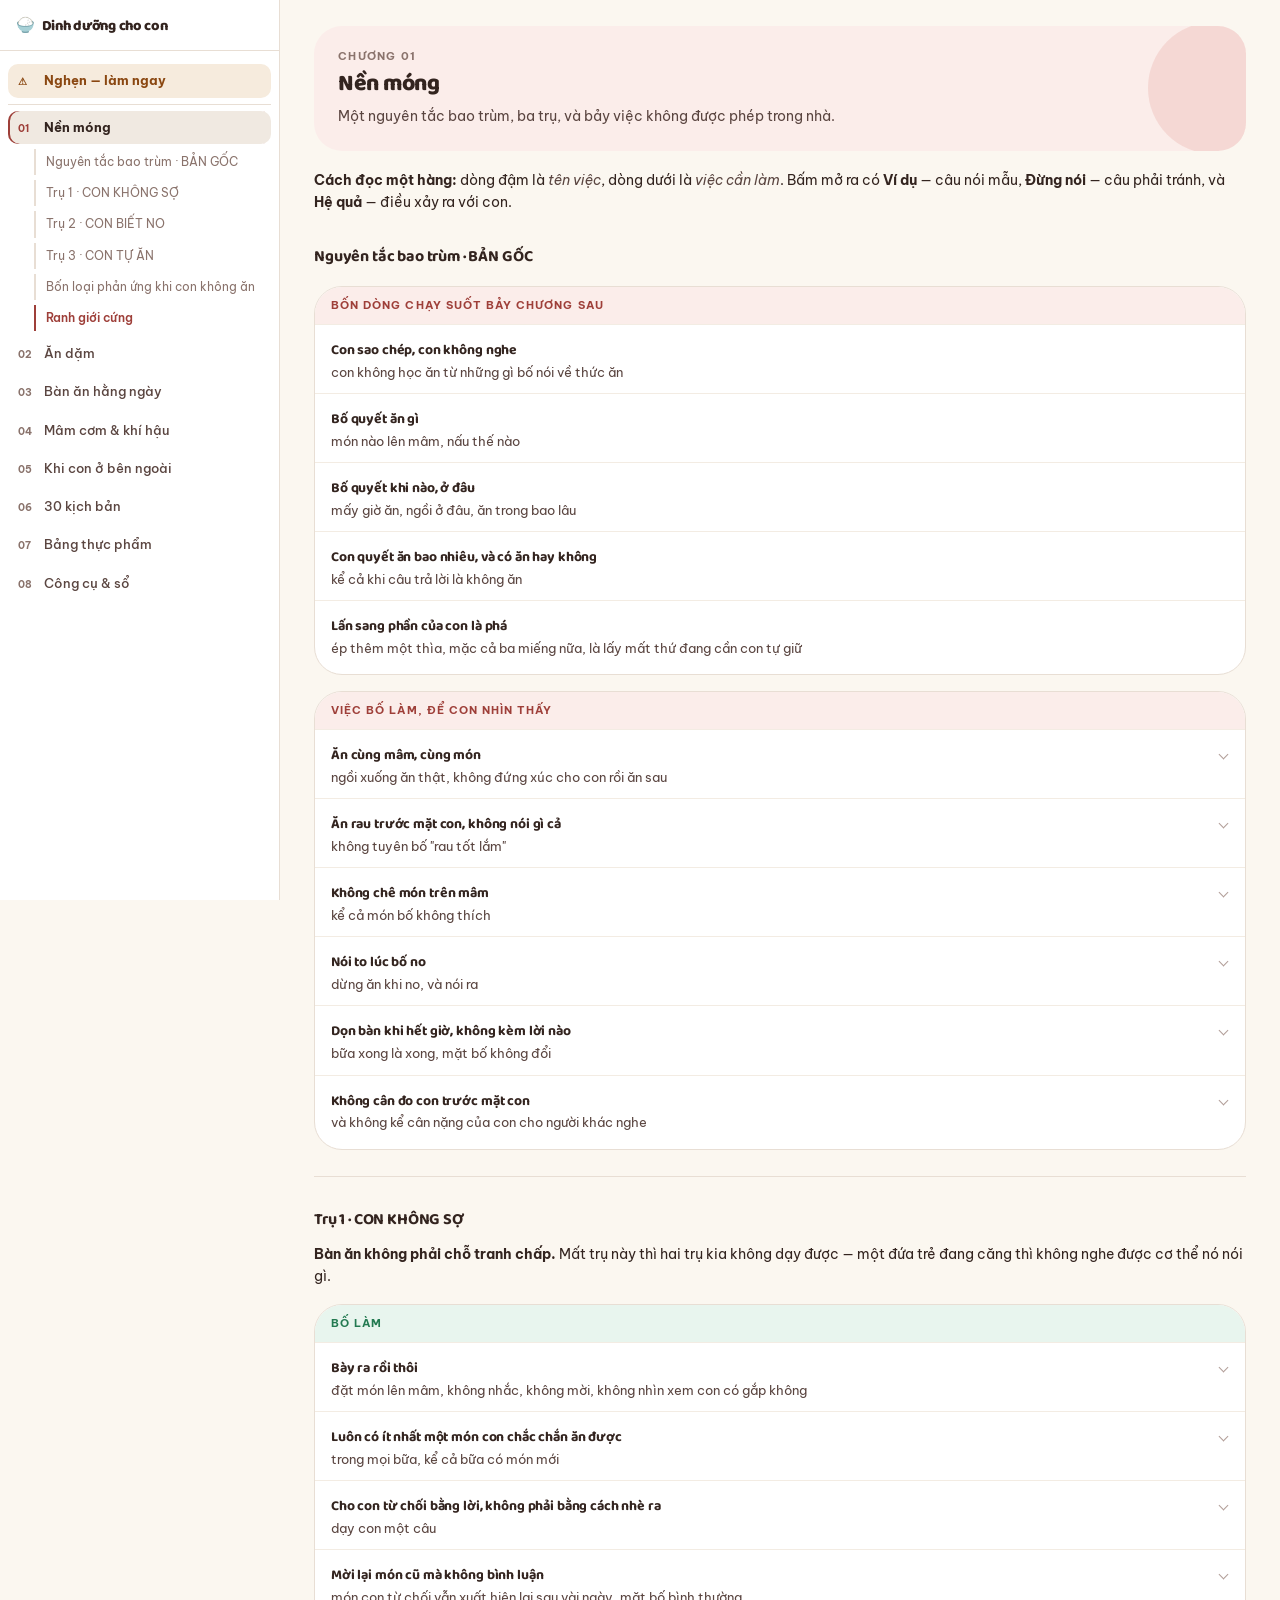
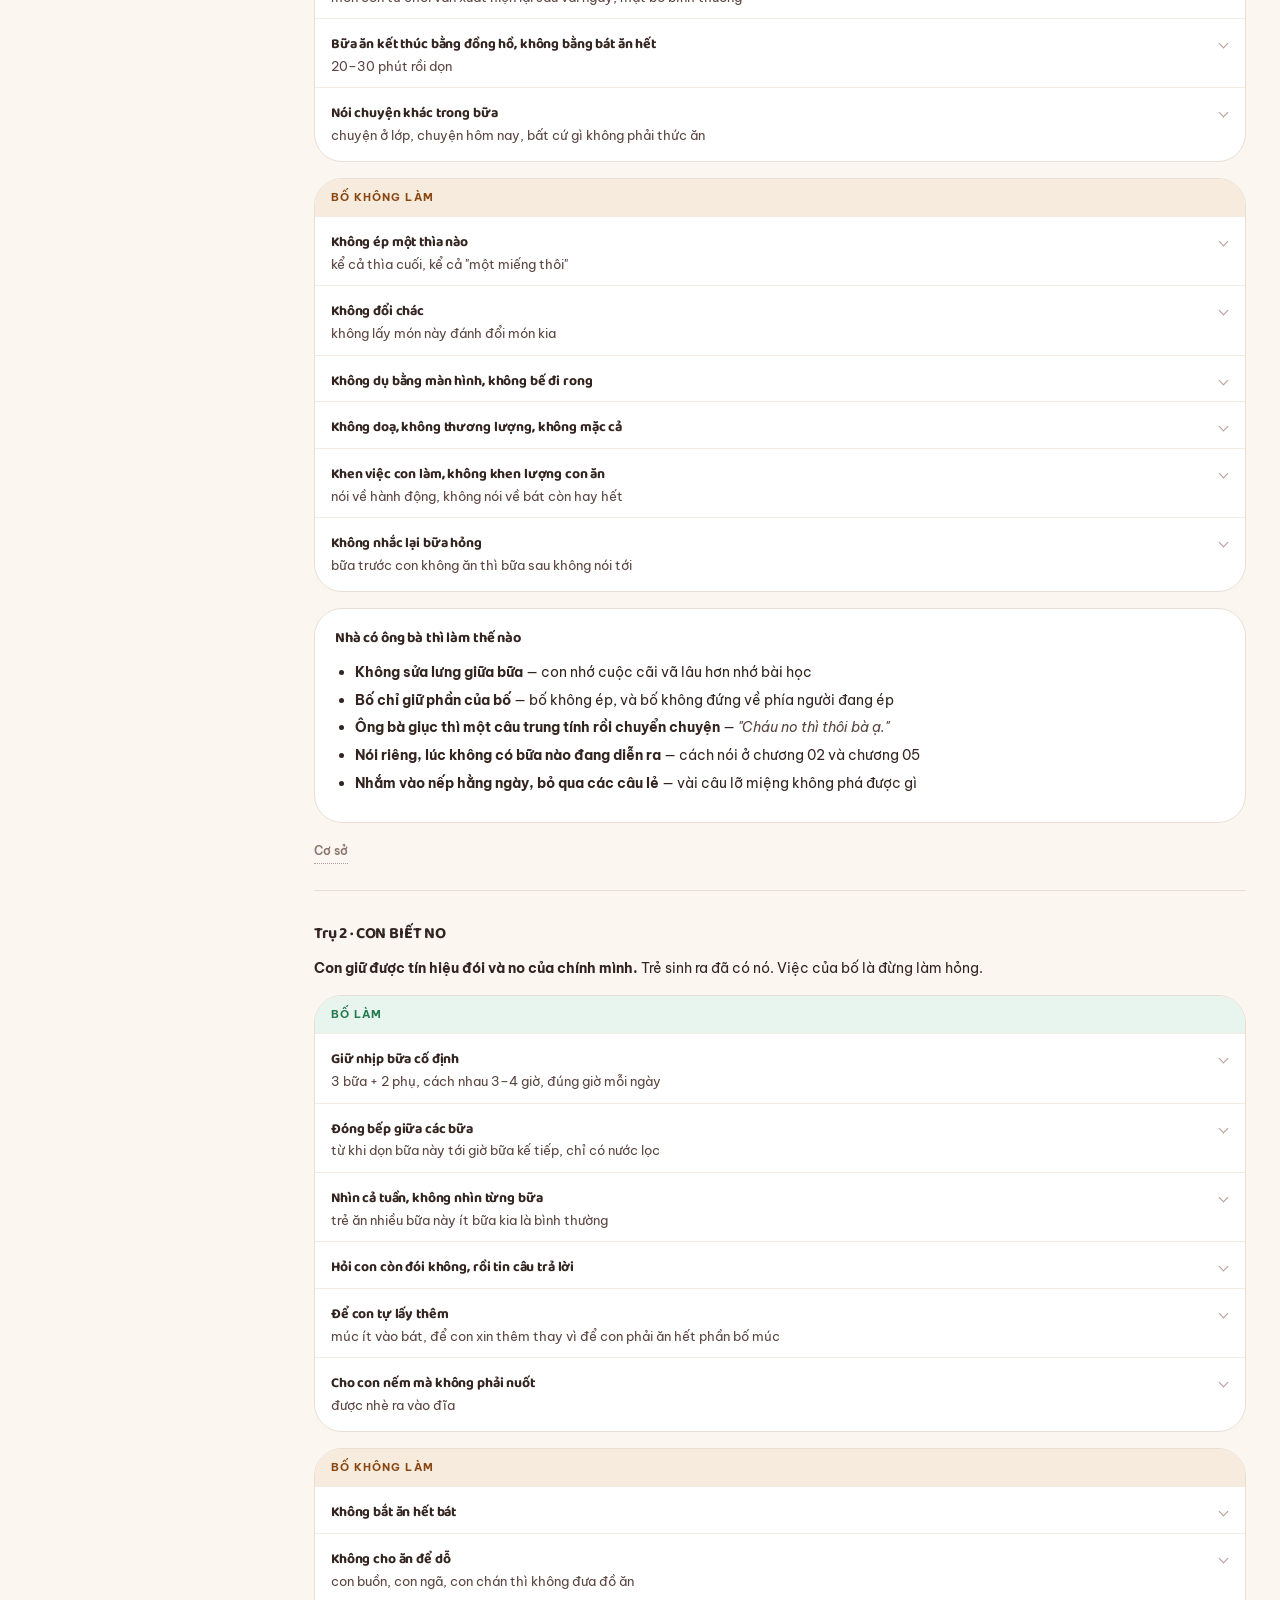
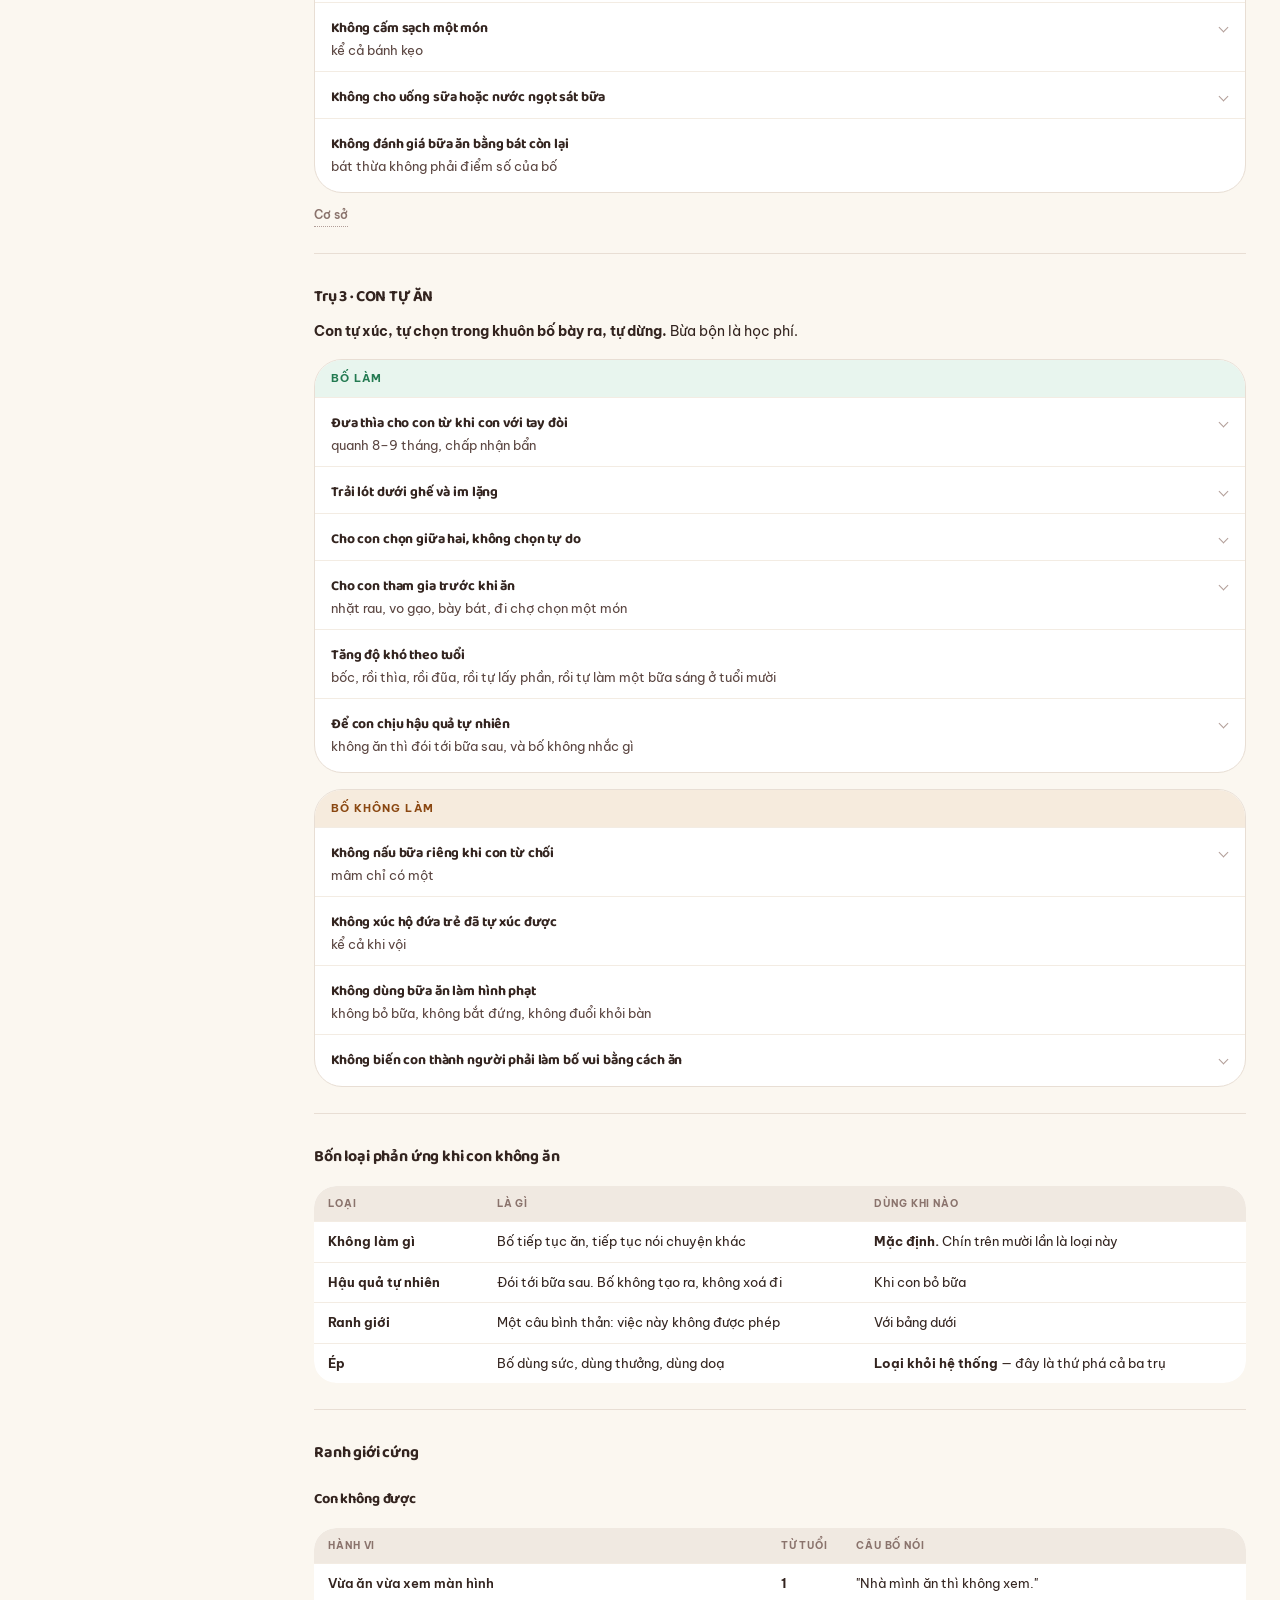
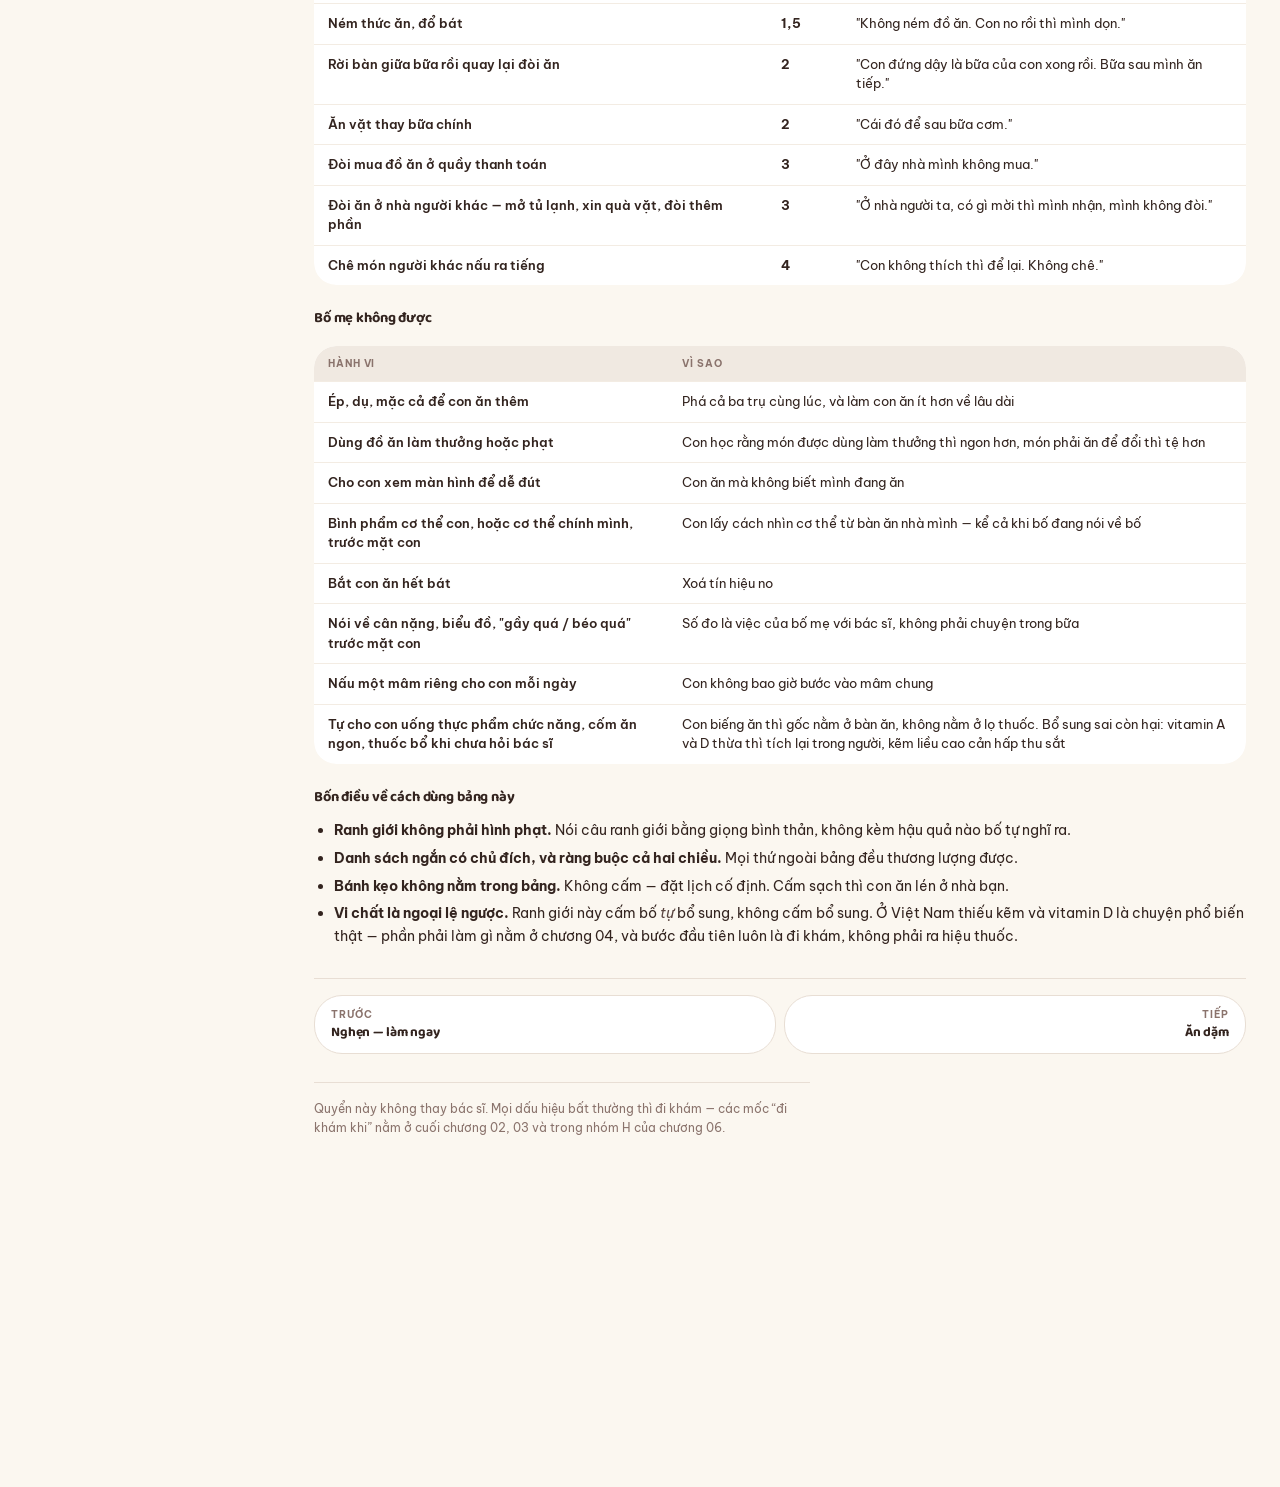
<file: docs/index.html>
<!doctype html>
<html lang="vi">
<head>
<meta charset="utf-8">
<meta name="viewport" content="width=device-width,initial-scale=1">
<meta name="description" content="Sổ tay dinh dưỡng và nếp ăn cho con 0–12 tuổi.">
<link rel="icon" href="data:image/svg+xml,%3Csvg xmlns=%22http://www.w3.org/2000/svg%22 viewBox=%220 0 32 32%22%3E%3Ctext y=%2226%22 font-size=%2226%22%3E%F0%9F%8D%9A%3C/text%3E%3C/svg%3E">
</head>
<body>
<title>Dinh dưỡng cho con</title>
<link rel="preconnect" href="https://fonts.googleapis.com">
<link rel="preconnect" href="https://fonts.gstatic.com" crossorigin>
<link href="https://fonts.googleapis.com/css2?family=Baloo+2:wght@700;800&family=Be+Vietnam+Pro:wght@400;500;600;700&display=swap" rel="stylesheet">
<style>
/* ============================================================
   Dinh dưỡng cho con — nền kem, màu nhấn đỏ pastel.
   Xanh lá = nên làm · nâu đất = nên tránh. Đỏ pastel đứng riêng
   làm màu thương hiệu nên không mang nghĩa cảnh báo.
   ============================================================ */
:root{
  --ground:#FBF7F0; --surface:#FFFFFF; --surface-2:#F0E9E1;
  --ink:#33241F; --ink-2:#5A4540; --ink-3:#8A736C; --ink-mute:#B29E98;
  --line:#E8DED4; --line-2:#F3ECE3;
  --brand:#C2544D; --brand-ink:#9E3F39; --brand-2:#E08C86; --brand-wash:#FBEDEA;
  --green:#2F8F62; --green-ink:#237A51; --green-wash:#E8F5EE;
  --warn:#A85B18; --warn-ink:#8A4711; --warn-wash:#F6EBDD;
  --honey-wash:#FBF2DA; --sky-wash:#E9F1F7; --clay-wash:#F5E7E0;
  --shadow:0 2px 4px rgba(51,36,31,.04), 0 14px 34px -18px rgba(51,36,31,.22);
  --r-card:28px; --r-chip:14px; --r-s:10px; --r-pill:999px;
  --display:"Baloo 2","Trebuchet MS",system-ui,sans-serif;
  --body:"Be Vietnam Pro",-apple-system,BlinkMacSystemFont,"Segoe UI",Roboto,sans-serif;
  --side-w:280px; --top-h:52px; --hair:1px solid var(--line);
  --pad-row:16px; --pad-chev:40px;
}
*{box-sizing:border-box}
html{scroll-behavior:auto;overflow-x:hidden;-webkit-text-size-adjust:100%}
body{margin:0;background:var(--ground);color:var(--ink);font-family:var(--body);
  font-size:14px;line-height:1.62;-webkit-font-smoothing:antialiased}

/* ---------- khung app ---------- */
.app{min-height:100vh}
@media(min-width:900px){.app{display:grid;grid-template-columns:var(--side-w) minmax(0,1fr);align-items:start}}
.doc{min-width:0;padding:18px 16px calc(64px + 30vh)}
@media(min-width:900px){.doc{padding:26px 34px calc(80px + 30vh)}}
@media(min-width:1400px){.doc{padding:30px 48px calc(80px + 30vh)}}
.doc-in{width:100%;max-width:1320px;margin-inline:auto;min-width:0}
main section{display:none;scroll-margin-top:var(--top-h)}
main section.live{display:block}
.anchor{scroll-margin-top:calc(var(--top-h) + 10px)}
@media(min-width:900px){.anchor{scroll-margin-top:14px}}

/* ---------- thanh trên ---------- */
.topbar{position:sticky;top:0;z-index:60;height:var(--top-h);display:flex;align-items:center;
  gap:10px;padding:0 12px;background:var(--ground);border-bottom:var(--hair)}
@media(min-width:900px){.topbar{display:none}}
.burger{display:inline-flex;align-items:center;gap:8px;flex:none;font-family:var(--body);
  font-size:12px;font-weight:600;color:var(--ink);background:var(--surface);border:var(--hair);
  border-radius:var(--r-pill);padding:8px 13px 8px 11px;cursor:pointer}
.burger i{display:block;width:13px;height:1.5px;background:var(--ink);position:relative;flex:none}
.burger i::before,.burger i::after{content:"";position:absolute;left:0;width:13px;height:1.5px;background:var(--ink)}
.burger i::before{top:-4px}.burger i::after{top:4px}
.topbar .now{font-family:var(--display);font-weight:700;font-size:13.5px;letter-spacing:-.01em;
  overflow:hidden;text-overflow:ellipsis;white-space:nowrap;min-width:0}
.topbar .of{margin-left:auto;flex:none;font-size:11px;font-weight:600;color:var(--ink-3);
  font-variant-numeric:tabular-nums}

/* ---------- cột menu ---------- */
.side{background:var(--surface);border-right:var(--hair);display:flex;flex-direction:column}
@media(min-width:900px){.side{position:sticky;top:0;height:100vh;overflow-y:auto;overscroll-behavior:contain}}
@media(max-width:899px){
  .side{position:fixed;inset:0 auto 0 0;width:min(300px,86vw);z-index:80;transform:translateX(-103%);
    transition:transform .18s ease-out;overflow-y:auto;box-shadow:0 0 40px rgba(51,36,31,.18)}
  .side.open{transform:none}
  .scrim{position:fixed;inset:0;z-index:70;background:rgba(51,36,31,.3);opacity:0;
    pointer-events:none;transition:opacity .18s}
  .scrim.on{opacity:1;pointer-events:auto}
}
@media(min-width:900px){.scrim{display:none}}
.side-head{padding:15px 16px 12px;border-bottom:var(--hair);display:flex;align-items:center;gap:9px}
.side-head b{font-family:var(--display);font-weight:800;font-size:14.5px;letter-spacing:-.02em}
.bmoji{font-size:15px;line-height:1;margin-right:7px;
  font-family:'Apple Color Emoji','Segoe UI Emoji','Noto Color Emoji',sans-serif}
.side-x{display:none}
@media(max-width:899px){.side-x{display:inline-flex;margin-left:auto;border:0;background:transparent;
  color:var(--ink-3);width:30px;height:30px;align-items:center;justify-content:center;
  font-size:19px;cursor:pointer;line-height:1}}
.side-nav{padding:8px 8px 32px}
.side-nav ol{list-style:none;margin:0;padding:0}
.ch-btn{display:grid;grid-template-columns:18px 1fr;gap:8px;align-items:baseline;width:100%;
  text-align:left;font-family:var(--body);font-size:12.8px;font-weight:500;line-height:1.35;
  color:var(--ink-2);background:transparent;border:0;border-radius:var(--r-s);padding:8px 10px;
  cursor:pointer;transition:background .12s,color .12s}
.ch-btn .n{font-size:10px;font-weight:700;color:var(--ink-3);font-variant-numeric:tabular-nums}
.ch-btn:hover{background:var(--surface-2);color:var(--ink)}
.ch-btn[aria-current="true"]{background:var(--surface-2);color:var(--ink);font-weight:700;
  box-shadow:inset 2px 0 0 var(--brand-ink)}
.ch-btn[aria-current="true"] .n{color:var(--brand-ink)}
/* mục ghim — Nghẹn */
li[data-sec="nghen"]{margin-bottom:6px;padding-bottom:6px;border-bottom:var(--hair)}
li[data-sec="nghen"] .ch-btn{background:var(--warn-wash);color:var(--warn-ink);font-weight:700}
li[data-sec="nghen"] .ch-btn .n{color:var(--warn-ink)}
li[data-sec="nghen"] .ch-btn:hover{background:#F0DFCB}
li[data-sec="nghen"] .ch-btn[aria-current="true"]{box-shadow:inset 2px 0 0 var(--warn-ink)}
.sub-list{list-style:none;margin:1px 0 6px;padding:0 0 0 26px;display:none}
li.on .sub-list{display:block}
.sub-list a{display:block;font-size:12px;line-height:1.35;color:var(--ink-3);text-decoration:none;
  padding:5px 8px 5px 10px;border-left:2px solid var(--line);transition:color .12s,border-color .12s}
.sub-list a:hover{color:var(--ink)}
.sub-list a.on{color:var(--brand-ink);border-left-color:var(--brand-ink);font-weight:600}
.sub-list li.divider{font-size:9.5px;font-weight:700;letter-spacing:.11em;text-transform:uppercase;
  color:var(--ink-3);padding:10px 8px 4px 10px;display:flex;align-items:center;gap:7px}
.sub-list li.divider::after{content:"";flex:1;height:1px;background:var(--line)}
@media(max-width:899px){
  .ch-btn{padding:13px 11px;font-size:13.5px}
  .sub-list a{padding:13px 10px 13px 11px;font-size:12.8px}
}

/* ---------- chữ ---------- */
h1{font-family:var(--display);font-weight:800;font-size:26px;letter-spacing:-.025em;line-height:1.15;margin:0}
h2{font-family:var(--display);font-weight:800;font-size:23px;letter-spacing:-.02em;line-height:1.2;margin:0}
h3{font-family:var(--display);font-weight:700;font-size:16px;letter-spacing:-.01em;margin:30px 0 8px}
h4{font-family:var(--display);font-weight:700;font-size:14.5px;letter-spacing:-.01em;margin:22px 0 6px}
p{margin:10px 0}
strong{font-weight:700}
em{color:var(--ink-2)}
a{color:var(--brand-ink)}
hr{border:0;border-top:var(--hair);margin:26px 0}
ul,ol{margin:10px 0;padding-left:20px}
li{margin:5px 0}
blockquote{margin:12px 0;padding:12px 16px;background:var(--surface);border:var(--hair);
  border-left:3px solid var(--brand-2);border-radius:0 var(--r-chip) var(--r-chip) 0;
  font-size:13.5px;color:var(--ink-2)}
blockquote p{margin:4px 0}
code{font-family:ui-monospace,SFMono-Regular,Menlo,monospace;font-size:12.5px;
  background:var(--surface-2);padding:1px 5px;border-radius:6px}
.warn-i{color:var(--warn-ink);font-weight:700;font-style:normal}

/* đầu chương */
.chero{position:relative;overflow:hidden;border-radius:var(--r-card);padding:22px 24px 24px;
  margin:0 0 18px;background:var(--wash)}
.chero>*{position:relative;z-index:1}
.chero h2{max-width:22ch}
.cshape{position:absolute;right:-34px;top:50%;transform:translateY(-50%);width:132px;height:132px;
  background:var(--acc);opacity:.22;pointer-events:none;z-index:0}
.sh-s{clip-path:polygon(50% 0,61% 39%,100% 50%,61% 61%,50% 100%,39% 61%,0 50%,39% 39%)}
.sh-c{border-radius:50%}
.sh-r{background:transparent;border:22px solid var(--acc);border-radius:50%}
.sh-b{border-radius:62% 38% 46% 54%/48% 56% 44% 52%}
.sh-a{border-radius:999px 999px 20px 20px}
.sh-q{border-radius:100% 0 0 0}
.sh-p{border-radius:999px;height:58px}
@media(max-width:760px){
  .chero{padding-bottom:54px}
  .cshape{top:auto;bottom:-40px;right:-42px;transform:none;width:110px;height:110px}
  .sh-r{border-width:18px}
  .sh-p{height:52px;bottom:-20px}
}
.chero .pnum{display:block;font-size:10.5px;font-weight:700;letter-spacing:.12em;
  text-transform:uppercase;color:var(--ink-3);margin-bottom:5px}
.chero .lede{font-size:13.5px;color:var(--ink-2);max-width:56ch;margin:8px 0 0;line-height:1.55}
.cw{--wash:var(--warn-wash); --acc:var(--warn)}
.c1{--wash:var(--brand-wash); --acc:var(--brand-2)}
.c2{--wash:var(--honey-wash); --acc:#E8B93C}
.c3{--wash:var(--sky-wash);   --acc:#79A8C4}
.c4{--wash:var(--clay-wash);  --acc:#D49B84}
.c5{--wash:var(--green-wash); --acc:var(--green)}
.c6{--wash:var(--brand-wash); --acc:var(--brand-2)}
.c7{--wash:var(--honey-wash); --acc:#E8B93C}
.c8{--wash:var(--surface-2);  --acc:var(--ink-mute)}
.cw .pnum{color:var(--warn-ink)}

/* bảng */
.tw{overflow-x:auto;border-radius:22px;margin:16px 0;-webkit-overflow-scrolling:touch}
table{border-collapse:separate;border-spacing:0;width:100%;font-size:13px;background:var(--surface);
  border-radius:22px;overflow:hidden}
th,td{text-align:left;padding:10px 14px;vertical-align:top;line-height:1.5;
  border-bottom:1px solid var(--line-2)}
th{font-size:10px;font-weight:700;letter-spacing:.09em;text-transform:uppercase;color:var(--ink-3);
  background:var(--surface-2);white-space:nowrap}
tbody tr:last-child td{border-bottom:0}
td:first-child{font-weight:600;color:var(--ink)}
ul.cl{list-style:none;margin:0;padding:0}
ul.cl li{position:relative;padding-left:12px;margin:3px 0;line-height:1.45}
ul.cl li::before{content:"";position:absolute;left:0;top:8px;width:5px;height:5px;
  border-radius:50%;background:var(--ink-mute)}

/* danh sách hai cấp */
ul.sub{margin:6px 0 12px;padding-left:0;list-style:none}
ul.sub li{position:relative;padding-left:15px;font-size:13px;line-height:1.55;color:var(--ink-2);margin:4px 0}
ul.sub li::before{content:"";position:absolute;left:1px;top:9px;width:7px;height:1.5px;
  background:var(--ink-mute);border-radius:1px}
ul.sub li.say::before{background:var(--green)}
ul.sub li.no::before{background:var(--warn)}
ul.sub li.say strong{color:var(--green-ink)}
ul.sub li.no strong{color:var(--warn-ink)}

/* dẫn nguồn */
.src{margin:10px 0 0}
.src>summary{display:inline-block;font-size:11.5px;font-weight:600;color:var(--ink-3);
  cursor:pointer;list-style:none;border-bottom:1px dotted var(--ink-mute);padding:2px 0}
.src>summary::-webkit-details-marker{display:none}
.src>summary:hover{color:var(--brand-ink);border-bottom-color:var(--brand-ink)}
.src p{font-size:12.5px;line-height:1.55;color:var(--ink-3);margin:8px 0 0;max-width:62ch}

/* khối nhấn */
.tip{background:var(--brand-wash);border-radius:var(--r-card);padding:14px 17px;margin:16px 0;
  font-size:13px;line-height:1.6;color:var(--ink-2)}
.tip strong:first-child{color:var(--ink)}
.card{background:var(--surface);border:var(--hair);border-radius:var(--r-card);padding:18px 20px;margin:16px 0}
.card h4{margin-top:0}
.sos{background:var(--warn-wash);border:1px solid #E7CFAE;border-radius:var(--r-card);
  padding:16px 18px;margin:16px 0}
.sos h4{margin-top:0;color:var(--warn-ink)}
.sos table{background:#fff}

/* dải phân phần — chương 02 */
.part{background:var(--surface-2);border-radius:var(--r-card);padding:16px 20px;margin:26px 0 14px}
.part-k{display:block;font-size:9.5px;font-weight:700;letter-spacing:.12em;text-transform:uppercase;
  color:var(--ink-3);margin-bottom:3px}
.part b{font-family:var(--display);font-weight:800;font-size:17px;letter-spacing:-.02em;color:var(--ink)}
.part-age{display:inline-block;margin-left:9px;font-size:11px;font-weight:700;color:var(--brand-ink);
  background:var(--brand-wash);border-radius:var(--r-pill);padding:2px 10px;vertical-align:2px}
.part p{margin:6px 0 0;font-size:12.8px;color:var(--ink-2);max-width:58ch}

/* ============================================================
   KHỐI NÊN LÀM / NÊN TRÁNH · hàng bung ra · timeline theo tuổi
   ============================================================ */
.grp{margin:16px 0 0;border:var(--hair);border-radius:var(--r-card);padding:0;
  background:var(--surface);overflow:hidden}
.grp-h{font-family:var(--body);font-size:10.5px;font-weight:700;letter-spacing:.1em;
  text-transform:uppercase;margin:0;padding:10px var(--pad-row);border-bottom:1px solid var(--line-2)}
.grp--y .grp-h{background:var(--green-wash);color:var(--green-ink)}
.grp--n .grp-h{background:var(--warn-wash);color:var(--warn-ink)}
.grp--p .grp-h{background:var(--brand-wash);color:var(--brand-ink)}
.tl-card .grp,.sbody .grp{border-radius:var(--r-chip)}

.rows{list-style:none;margin:0;padding:0}
.rows>li{border-bottom:1px solid var(--line-2)}
.rows>li:last-child{border-bottom:0}
.r>summary,li.r--flat{display:block;padding:11px var(--pad-chev) 11px var(--pad-row);
  position:relative;cursor:pointer;list-style:none}
li.r--flat{cursor:default;padding-right:var(--pad-row)}
.r>summary::-webkit-details-marker{display:none}
.r>summary::after{content:"";position:absolute;right:18px;top:16px;width:6px;height:6px;
  border-right:1.5px solid var(--ink-mute);border-bottom:1.5px solid var(--ink-mute);
  transform:rotate(45deg);transition:transform .15s}
.r[open]>summary::after{transform:rotate(-135deg);top:18px}
.r>summary:hover .rt{color:var(--brand-ink)}
.rt{display:block;font-family:var(--display);font-weight:700;font-size:14px;
  letter-spacing:-.01em;line-height:1.35;color:var(--ink)}
.ra{display:block;font-size:12.8px;color:var(--ink-2);line-height:1.5;margin-top:3px}
.rmore{padding:0 var(--pad-row) 12px}
.rmore p{font-size:12.8px;line-height:1.55;color:var(--ink-2);margin:9px 0 0;max-width:62ch}
.rmore b{display:block;font-family:var(--body);font-size:9.5px;font-weight:700;
  letter-spacing:.11em;text-transform:uppercase;color:var(--ink-3);margin-bottom:2px}
.rmore .say b{color:var(--green-ink)}
.rmore .no b{color:var(--warn-ink)}
li.r--flat .lab{display:inline-block;font-size:9.5px;font-weight:700;letter-spacing:.1em;
  text-transform:uppercase;color:var(--ink-3);background:var(--surface-2);
  border-radius:var(--r-pill);padding:3px 9px;margin-bottom:5px}
li.lab-say .lab{color:var(--green-ink);background:var(--green-wash)}
li.lab-no .lab{color:var(--warn-ink);background:var(--warn-wash)}

/* timeline theo tuổi */
.tl{position:relative;margin:18px 0 0}
@media(min-width:760px){
  .tl{padding-left:112px}
  .tl::before{content:"";position:absolute;left:44px;top:14px;bottom:20px;width:2px;background:var(--line)}
}
.tl-i{position:relative;padding:0 0 16px}
.tl-i[hidden]{display:none}
.tl-age{display:inline-flex;flex-direction:column;padding:6px 11px;border-radius:var(--r-chip);
  background:var(--surface-2);color:var(--ink-2);margin-bottom:8px}
.tl-age b{font-family:var(--display);font-weight:800;font-size:13px;line-height:1.2;
  white-space:nowrap;color:var(--ink)}
.tl-age span{font-size:9.5px;font-weight:700;letter-spacing:.08em;text-transform:uppercase;color:var(--ink-3)}
@media(min-width:760px){
  .tl-age{position:absolute;left:-112px;top:14px;width:88px;align-items:center;text-align:center;
    margin:0;border:var(--hair);background:var(--surface)}
  .tl-age b{white-space:normal}
}
.tl-i.now .tl-age{background:var(--brand-wash);border-color:var(--brand-2)}
.tl-i.now .tl-age b{color:var(--brand-ink)}
.tl-card{background:var(--surface);border:var(--hair);border-radius:var(--r-card);padding:16px 18px 18px}
.tl-card h4{margin-top:0}
.tl-card>p:first-child{margin-top:0}
.tl-i.dim .tl-card{opacity:.62}

/* ---------- hình minh hoạ ---------- */
.figs{display:grid;gap:12px;margin:16px 0}
@media(min-width:720px){.figs{grid-template-columns:1fr 1fr}}
.fig{margin:0;background:var(--surface);border:var(--hair);border-radius:var(--r-card);
  overflow:hidden;display:flex;flex-direction:column}
.fig img{display:block;width:100%;height:auto;background:var(--ground)}
.fig figcaption{padding:11px 15px 13px;font-size:12.6px;line-height:1.5;color:var(--ink-2);
  border-top:1px solid var(--line-2)}
.fig figcaption b{color:var(--ink)}

/* ---------- ô tìm kiếm và chip ---------- */
.tools{display:flex;flex-wrap:wrap;gap:10px;align-items:center;margin:0}
.searchbox{background:var(--surface);border:var(--hair);border-radius:var(--r-card);
  padding:16px 18px;margin:18px 0;box-shadow:var(--shadow)}
.sb-h{display:block;font-family:var(--display);font-weight:700;font-size:14px;margin-bottom:10px}
.searchbox .hint{display:block;font-size:12.3px;color:var(--ink-3);line-height:1.5;margin-top:10px}
.searchbox .hint b{color:var(--ink-2);font-weight:600}
.search{flex:1 1 240px;position:relative}
.search input{width:100%;font-family:var(--body);font-size:13.5px;color:var(--ink);
  background:var(--surface);border:var(--hair);border-radius:var(--r-pill);padding:11px 16px}
.search input:focus{outline:2px solid var(--brand-2);outline-offset:1px}
.count{font-size:11.5px;color:var(--ink-3);flex:none;font-variant-numeric:tabular-nums}
.chips{display:flex;flex-wrap:wrap;gap:6px;align-items:center;margin-top:10px}
.ck-l{font-size:9.5px;font-weight:700;letter-spacing:.11em;text-transform:uppercase;
  color:var(--ink-3);margin-right:4px;flex:none}
.chip{font-family:var(--body);font-size:12px;font-weight:600;color:var(--ink-2);
  background:var(--ground);border:var(--hair);border-radius:var(--r-pill);
  padding:6px 13px;cursor:pointer;transition:background .12s,color .12s,border-color .12s}
.chip:hover{border-color:var(--ink-mute)}
.chip.on{background:var(--brand-ink);border-color:var(--brand-ink);color:#fff}
.sb-foot{display:flex;flex-wrap:wrap;gap:10px;align-items:center;justify-content:space-between;margin-top:12px}
.sb-foot .hint{margin:0}

/* ---------- kịch bản ---------- */
.scen-list{background:var(--surface);border:var(--hair);border-radius:var(--r-card);
  overflow:hidden;margin:16px 0}
.scen-g{margin:0;padding:12px var(--pad-row) 8px;font-size:11px;letter-spacing:.09em;
  text-transform:uppercase;color:var(--ink-3);font-family:var(--body);font-weight:700;
  background:var(--surface-2);border-bottom:1px solid var(--line-2)}
.scen-g[hidden]{display:none}
.scen{border-bottom:1px solid var(--line-2);margin:0}
.scen:last-child{border-bottom:0}
.scen[hidden]{display:none}
.scen>summary{display:grid;grid-template-columns:auto 1fr auto;gap:10px;align-items:baseline;
  padding:13px var(--pad-chev) 13px var(--pad-row);cursor:pointer;list-style:none;position:relative}
.scen>summary::-webkit-details-marker{display:none}
.scen>summary::after{content:"";position:absolute;right:18px;top:18px;width:6px;height:6px;
  border-right:1.5px solid var(--ink-mute);border-bottom:1.5px solid var(--ink-mute);
  transform:rotate(45deg);transition:transform .15s}
.scen[open]>summary::after{transform:rotate(-135deg);top:20px}
.scode{font-family:var(--display);font-weight:800;font-size:11px;color:var(--brand-ink);
  font-variant-numeric:tabular-nums;min-width:20px}
.stitle{font-family:var(--display);font-weight:700;font-size:14px;letter-spacing:-.01em;
  line-height:1.3;color:var(--ink)}
.scen>summary:hover .stitle{color:var(--brand-ink)}
.sage{font-size:10px;font-weight:700;letter-spacing:.06em;text-transform:uppercase;
  color:var(--ink-3);white-space:nowrap;justify-self:end}
.sbody{padding:2px var(--pad-row) 16px}
.sbody ul{margin:0;padding-left:18px}
.sbody li{font-size:13px;line-height:1.55;margin:6px 0}
.sbody .why{display:block;margin-top:10px;font-size:12.5px;color:var(--ink-3);line-height:1.55;
  padding-top:10px;border-top:1px dashed var(--line)}
.sbody .why b{display:block;font-size:9.5px;font-weight:700;letter-spacing:.11em;
  text-transform:uppercase;color:var(--ink-3);margin-bottom:2px}
@media(max-width:620px){
  .scen>summary{grid-template-columns:auto 1fr;row-gap:3px}
  .sage{grid-column:2;justify-self:start}
}
.empty{padding:18px var(--pad-row);font-size:13px;color:var(--ink-3)}

/* ---------- thẻ thực phẩm ---------- */
.food-g{margin:26px 0 8px}
.food-g[hidden]{display:none}
.foods{display:grid;gap:10px;margin:12px 0}
@media(min-width:760px){.foods{grid-template-columns:1fr 1fr}}
@media(min-width:1280px){.foods{grid-template-columns:repeat(3,1fr)}}
.food{background:var(--surface);border:var(--hair);border-radius:var(--r-chip);overflow:hidden}
.food[hidden]{display:none}
.food>summary{display:flex;align-items:baseline;gap:8px;padding:12px 14px;cursor:pointer;list-style:none}
.food>summary::-webkit-details-marker{display:none}
.fname{font-family:var(--display);font-weight:700;font-size:15px;letter-spacing:-.015em;color:var(--ink)}
.food>summary:hover .fname{color:var(--brand-ink)}
.ffrom{margin-left:auto;font-size:10px;font-weight:700;letter-spacing:.05em;text-transform:uppercase;
  color:var(--brand-ink);background:var(--brand-wash);border-radius:var(--r-pill);
  padding:2px 9px;white-space:nowrap}
.fbody{padding:0 14px 13px}
.fbody p{font-size:12.6px;line-height:1.55;color:var(--ink-2);margin:8px 0 0}
.fbody b{display:block;font-size:9.5px;font-weight:700;letter-spacing:.11em;text-transform:uppercase;
  color:var(--ink-3);margin-bottom:1px}

/* ---------- bảng Do & Don't ---------- */
.dd{overflow-x:auto;margin:16px 0}
.dd table{font-size:12.6px}
.dd th:first-child,.dd td:first-child{width:118px;white-space:nowrap}
.dd thead th:nth-child(2){color:var(--green-ink);background:var(--green-wash)}
.dd thead th:nth-child(3){color:var(--warn-ink);background:var(--warn-wash)}
.dd td:nth-child(2){border-left:2px solid var(--green-wash)}
.dd td:nth-child(3){border-left:2px solid var(--warn-wash);color:var(--ink-2)}

/* ---------- công cụ ---------- */
.fld{display:grid;gap:12px;margin:14px 0 4px}
@media(min-width:640px){.fld--2{grid-template-columns:1fr 1fr;gap:12px 16px}}
.fld label{display:block;font-size:12.5px;font-weight:600;color:var(--ink-2);margin-bottom:5px}
.fld label span{display:block;font-size:11.5px;font-weight:400;color:var(--ink-3);line-height:1.45;margin-top:1px}
input[type=text],input[type=number],textarea{width:100%;font-family:var(--body);font-size:13.5px;
  color:var(--ink);background:var(--ground);border:var(--hair);border-radius:var(--r-chip);padding:11px 14px}
textarea{min-height:76px;resize:vertical;line-height:1.55}
input:focus,textarea:focus{outline:2px solid var(--brand-2);outline-offset:1px}
.btn{font-family:var(--body);font-size:12.5px;font-weight:600;border:0;cursor:pointer;
  padding:10px 18px;border-radius:var(--r-pill);background:var(--brand-ink);color:#fff}
.btn:hover{background:#87332E}
.btn--q{background:var(--surface);color:var(--ink);border:var(--hair)}
.btn--q:hover{background:var(--surface-2)}
.jstat{font-size:11.5px;color:var(--ink-3)}
.stats{display:grid;grid-template-columns:repeat(auto-fit,minmax(130px,1fr));gap:10px;margin:14px 0 4px}
.stat{background:var(--ground);border-radius:var(--r-chip);padding:12px 14px}
.stat b{display:block;font-family:var(--display);font-weight:800;font-size:20px;color:var(--brand-ink);line-height:1.15}
.stat span{font-size:11.5px;color:var(--ink-3)}

/* form họp nền */
.qgrp{margin:18px 0 0}
.qgrp>h5{font-family:var(--body);font-size:10.5px;font-weight:700;letter-spacing:.1em;
  text-transform:uppercase;color:var(--ink-3);margin:0 0 4px}
.qgrp>p{margin:0 0 10px;font-size:12.5px;color:var(--ink-3)}
.q{border-top:1px solid var(--line-2);padding:12px 0}
.q>label{display:block;font-size:13.2px;font-weight:600;color:var(--ink);line-height:1.5;margin-bottom:7px}
.q .code{display:inline-block;font-family:var(--display);font-weight:800;font-size:10.5px;
  color:var(--brand-ink);margin-right:7px}
.q .two{display:grid;gap:10px}
@media(min-width:760px){.q .two{grid-template-columns:1fr 1fr}}
.q .who{display:block;font-size:9.5px;font-weight:700;letter-spacing:.11em;text-transform:uppercase;
  color:var(--ink-3);margin-bottom:3px}

/* sổ mốc */
.bar{height:6px;border-radius:999px;background:var(--surface-2);overflow:hidden;margin:12px 0 6px}
.bar i{display:block;height:100%;background:var(--brand);border-radius:999px;transition:width .2s}
.stage{border:var(--hair);border-radius:var(--r-card);background:var(--surface);overflow:hidden;margin:12px 0}
.stage>summary{display:flex;align-items:center;gap:10px;padding:12px var(--pad-chev) 12px var(--pad-row);
  cursor:pointer;list-style:none;position:relative;font-family:var(--display);font-weight:700;font-size:14px}
.stage>summary::-webkit-details-marker{display:none}
.stage>summary::after{content:"";position:absolute;right:18px;top:17px;width:6px;height:6px;
  border-right:1.5px solid var(--ink-mute);border-bottom:1.5px solid var(--ink-mute);
  transform:rotate(45deg);transition:transform .15s}
.stage[open]>summary::after{transform:rotate(-135deg);top:19px}
.stage .cnt{margin-left:auto;font-family:var(--body);font-size:11px;font-weight:700;
  color:var(--ink-3);font-variant-numeric:tabular-nums}
.ck{list-style:none;margin:0;padding:0 0 6px}
.ck li{border-top:1px solid var(--line-2)}
.ck button{display:grid;grid-template-columns:18px 1fr;gap:12px;align-items:start;width:100%;
  text-align:left;border:0;background:transparent;cursor:pointer;padding:12px var(--pad-row);font-family:var(--body)}
.ck button:hover{background:var(--brand-wash)}
.ck .box{width:16px;height:16px;margin-top:2px;border:1.5px solid var(--ink-mute);
  border-radius:5px;position:relative;flex:none}
.ck button[aria-pressed="true"] .box{background:var(--brand);border-color:var(--brand)}
.ck button[aria-pressed="true"] .box::after{content:"";position:absolute;left:4.5px;top:1px;
  width:4px;height:8px;border-right:2px solid #fff;border-bottom:2px solid #fff;transform:rotate(42deg)}
.ck .t{display:block;font-family:var(--display);font-weight:700;font-size:13.5px;
  letter-spacing:-.01em;color:var(--ink);line-height:1.3}
.ck button[aria-pressed="true"] .t{color:var(--ink-3);text-decoration:line-through;
  text-decoration-color:var(--ink-mute)}
.ck .w{display:block;font-size:12.3px;color:var(--ink-2);line-height:1.5;margin-top:2px}

/* sổ tăng trưởng */
.gwrap{overflow-x:auto;margin:12px 0}
.log{margin-top:14px;border-top:1px solid var(--line-2);padding-top:4px}
.log-i{padding:10px 0;border-bottom:1px solid var(--line-2);font-size:12.8px}
.log-i:last-child{border-bottom:0}
.log-i .m{font-size:11px;color:var(--ink-3);letter-spacing:.04em}
.log-i .d{color:var(--ink-2)}
.log-i button{float:right;border:0;background:none;color:var(--ink-mute);cursor:pointer;font-size:12px;padding:2px 4px}
.alert{background:var(--warn-wash);color:var(--warn-ink);border-radius:var(--r-chip);
  padding:11px 14px;margin:12px 0 0;font-size:12.6px;line-height:1.55}

/* ---------- chuyển chương ---------- */
.pager{display:grid;gap:8px;margin-top:30px;padding-top:16px;border-top:var(--hair)}
@media(min-width:620px){.pager{grid-template-columns:1fr 1fr}}
.pg{display:block;text-align:left;text-decoration:none;background:var(--surface);border:var(--hair);
  border-radius:var(--r-card);padding:12px 16px;cursor:pointer;font-family:var(--body);transition:border-color .12s}
.pg:hover{border-color:var(--ink-mute)}
.pg small{display:block;font-size:9.5px;font-weight:700;letter-spacing:.11em;text-transform:uppercase;
  color:var(--ink-3);margin-bottom:2px}
.pg b{font-family:var(--display);font-weight:700;font-size:13.5px;letter-spacing:-.01em;color:var(--ink);line-height:1.25}
.pg--next{text-align:right}
footer{font-size:11.8px;margin-top:28px;padding-top:16px;border-top:var(--hair);color:var(--ink-3);max-width:62ch}

@media(prefers-reduced-motion:reduce){*{transition:none!important;animation:none!important}}
@media print{
  .side,.topbar,.pager,.tools,.chips,.btn,.scrim,.searchbox,.sb-foot{display:none!important}
  main section{display:block!important;page-break-before:always}
  .doc{padding:0}.doc-in{max-width:none}
  .scen>summary::after,.stage>summary::after,.r>summary::after,.food>summary::after{display:none}
  details{open:true}
  .tl-i[hidden]{display:block!important}
  body{background:#fff}
  .print-only{display:block!important}
}
.print-only{display:none}

</style>
<div class="app">
  <header class="topbar">
    <button class="burger" id="burger" type="button" aria-expanded="false" aria-controls="side"><i aria-hidden="true"></i><span>Mục lục</span></button>
    <span class="now" id="now">&nbsp;</span>
    <span class="of" id="of">&nbsp;</span>
  </header>
  <aside class="side" id="side" aria-label="Mục lục">
    <div class="side-head">
      <b><span class="bmoji" aria-hidden="true">🍚</span>Dinh dưỡng cho con</b>
      <button class="side-x" id="sidex" type="button" aria-label="Đóng mục lục">&times;</button>
    </div>
    <nav class="side-nav"><ol id="chnav"></ol></nav>
  </aside>
  <div class="scrim" id="scrim"></div>
  <main class="doc">
    <div class="doc-in">
<section id="nghen" data-title="Nghẹn — làm ngay">
<header class="chero cw"><span class="cshape sh-a" aria-hidden="true"></span><span class="pnum">Khẩn</span><h2>Nghẹn — làm ngay</h2><p class="lede">Phân biệt oẹ và nghẹn trong hai giây, rồi làm đúng thứ tự.</p></header>
<p><strong>Con còn ho được là đường thở còn thông. Để con ho.</strong> Vỗ lưng một đứa đang oẹ có thể đẩy dị vật xuống sâu hơn.</p>
<h3>Phân biệt trong hai giây</h3>
<div class="tw"><table><thead><tr><th></th><th>Oẹ — bình thường</th><th>Nghẹn — cấp cứu</th></tr></thead><tbody><tr><td>Tiếng</td><td><strong>Ồn</strong> — ọe, ho, khạc</td><td><strong>Im</strong> — không ra tiếng nào</td></tr><tr><td>Mặt</td><td>Đỏ, nhăn, chảy nước mắt</td><td>Hoảng, rồi tím quanh môi</td></tr><tr><td>Tay</td><td>Vẫn cầm đồ ăn</td><td>Quờ quạng, ôm cổ</td></tr><tr><td>Bố làm</td><td><strong>Ngồi yên.</strong> Không vỗ lưng, không thò tay móc họng, không nhấc bổng lên</td><td><strong>Hành động ngay</strong></td></tr></tbody></table></div>
<h3>Làm gì khi con nghẹn</h3>
<h4>Con dưới 1 tuổi</h4>
<div class="figs"><figure class="fig"><img alt="" loading="lazy" src="[data-uri]"><figcaption><strong>1 · Vỗ lưng.</strong> Úp con sấp dọc cẳng tay bố, <strong>đầu thấp hơn thân</strong>, tay đỡ hàm. Vỗ <strong>5 lần</strong> bằng gốc bàn tay, giữa hai xương bả vai.</figcaption></figure><figure class="fig"><img alt="" loading="lazy" src="[data-uri]"><figcaption><strong>2 · Ấn ngực.</strong> Lật ngửa, vẫn dọc cẳng tay. Ấn <strong>5 lần</strong> bằng <strong>hai ngón tay</strong>, giữa ngực, ngay dưới đường nối hai núm vú.</figcaption></figure></div>
<p>Lặp lại 1 → 2 cho tới khi dị vật ra, hoặc xe cấp cứu tới.</p>
<h4>Con trên 1 tuổi</h4>
<div class="figs"><figure class="fig"><img alt="" loading="lazy" src="[data-uri]"><figcaption><strong>3 · Vỗ lưng.</strong> Đứng hoặc quỳ sau lưng con, cho con <strong>cúi người về trước</strong>. Vỗ <strong>5 lần</strong> bằng gốc bàn tay, giữa hai xương bả vai.</figcaption></figure><figure class="fig"><img alt="" loading="lazy" src="[data-uri]"><figcaption><strong>4 · Ấn bụng.</strong> Nắm tay đặt <strong>trên rốn, dưới mũi ức</strong>. Giật mạnh <strong>5 lần</strong>, vào trong và lên trên.</figcaption></figure></div>
<p>Lặp lại 3 → 4 cho tới khi dị vật ra, hoặc xe cấp cứu tới.</p>
<h4>Con lả đi, không phản ứng</h4>
<div class="figs"><figure class="fig"><img alt="" loading="lazy" src="[data-uri]"><figcaption><strong>5 · Gọi 115.</strong> Đặt con nằm ngửa trên mặt phẳng cứng. Gọi ngay, <strong>bật loa ngoài</strong> để tay bố còn rảnh.</figcaption></figure><figure class="fig"><img alt="" loading="lazy" src="[data-uri]"><figcaption><strong>6 · Ép tim.</strong> Bắt đầu ép tim giữa ngực, và làm theo hướng dẫn của tổng đài cho tới khi xe tới.</figcaption></figure></div>
<h3>Không bao giờ làm bốn việc này</h3>
<div class="grp grp--n"><div class="grp-h">Bốn việc làm cho mọi thứ tệ hơn</div><ul class="rows"><li class="r--flat"><span class="rt">Thò ngón tay móc mù trong họng</span><span class="ra">đẩy dị vật xuống sâu hơn</span></li><li class="r--flat"><span class="rt">Dốc ngược con lên và rung</span><span class="ra">không có tác dụng, và làm con ngã</span></li><li class="r--flat"><span class="rt">Cho uống nước để “trôi xuống”</span><span class="ra">nước vào đường thở đang tắc</span></li><li class="r--flat"><span class="rt">Vỗ lưng khi con vẫn đang ho được</span><span class="ra">con đang tự xử lý, đừng cản</span></li></ul></div>
<h3>Món phải cắt hoặc bỏ</h3>
<div class="tw"><table><thead><tr><th>Bỏ hẳn</th><th>Cắt trước khi cho</th></tr></thead><tbody><tr><td><strong>Thạch rau câu</strong> — nguy hiểm nhất danh sách</td><td>Nhãn, vải, nho, cà chua bi → <strong>bổ dọc làm tư</strong></td></tr><tr><td>Hạt nguyên — đậu phộng, điều, hạnh nhân</td><td>Xúc xích → <strong>bổ dọc</strong>, không cắt khoanh</td></tr><tr><td>Kẹo cứng, kẹo dẻo to</td><td>Cà rốt, táo → hấp mềm hoặc thái lát mỏng</td></tr><tr><td>Bỏng ngô</td><td>Thịt → thớ ngắn, bỏ gân</td></tr></tbody></table></div>
<h3>Một việc quan trọng hơn cả trang này</h3>
<p><strong>Bố đi học một buổi sơ cứu hóc dị vật cho trẻ nhỏ.</strong> Đây là việc quan trọng nhất trong cả quyển. Xem video không thay được — tay phải làm thật một lần trên hình nộm.</p>
<p>Trang này in ra vừa một mặt A4. Dán trong bếp.</p>
</section>
<section id="nenmong" data-title="Nền móng">
<header class="chero c1"><span class="cshape sh-c" aria-hidden="true"></span><span class="pnum">Chương 01</span><h2>Nền móng</h2><p class="lede">Một nguyên tắc bao trùm, ba trụ, và bảy việc không được phép trong nhà.</p></header>
<p><strong>Cách đọc một hàng:</strong> dòng đậm là <em>tên việc</em>, dòng dưới là <em>việc cần làm</em>. Bấm mở ra có <strong>Ví dụ</strong> — câu nói mẫu, <strong>Đừng nói</strong> — câu phải tránh, và <strong>Hệ quả</strong> — điều xảy ra với con.</p>
<h3>Nguyên tắc bao trùm · BẢN GỐC</h3>
<div class="grp grp--p"><div class="grp-h">Bốn dòng chạy suốt bảy chương sau</div><ul class="rows"><li class="r--flat"><span class="rt">Con sao chép, con không nghe</span><span class="ra">con không học ăn từ những gì bố nói về thức ăn</span></li><li class="r--flat"><span class="rt">Bố quyết ăn gì</span><span class="ra">món nào lên mâm, nấu thế nào</span></li><li class="r--flat"><span class="rt">Bố quyết khi nào, ở đâu</span><span class="ra">mấy giờ ăn, ngồi ở đâu, ăn trong bao lâu</span></li><li class="r--flat"><span class="rt">Con quyết ăn bao nhiêu, và có ăn hay không</span><span class="ra">kể cả khi câu trả lời là không ăn</span></li><li class="r--flat"><span class="rt">Lấn sang phần của con là phá</span><span class="ra">ép thêm một thìa, mặc cả ba miếng nữa, là lấy mất thứ đang cần con tự giữ</span></li></ul></div>
<div class="grp grp--p"><div class="grp-h">Việc bố làm, để con nhìn thấy</div><ul class="rows"><li><details class="r"><summary><span class="rt">Ăn cùng mâm, cùng món</span><span class="ra">ngồi xuống ăn thật, không đứng xúc cho con rồi ăn sau</span></summary><div class="rmore"><p class=""><b>Hệ quả</b>con ăn thứ nó thấy người lớn ăn, không ăn thứ được giảng</p></div></details></li><li><details class="r"><summary><span class="rt">Ăn rau trước mặt con, không nói gì cả</span><span class="ra">không tuyên bố "rau tốt lắm"</span></summary><div class="rmore"><p class="no"><b>Đừng nói</b>"Con nhìn bố ăn rau này!"</p><p class=""><b>Hệ quả</b>làm mẫu ăn có tác dụng hơn giảng về ăn</p></div></details></li><li><details class="r"><summary><span class="rt">Không chê món trên mâm</span><span class="ra">kể cả món bố không thích</span></summary><div class="rmore"><p class="say"><b>Ví dụ</b>"Món này bố ăn ít thôi."</p><p class="no"><b>Đừng nói</b>"Cái này dở lắm" · "Bố ghét mướp đắng"</p><p class=""><b>Hệ quả</b>con học cách nói về thức ăn từ cách bố nói</p></div></details></li><li><details class="r"><summary><span class="rt">Nói to lúc bố no</span><span class="ra">dừng ăn khi no, và nói ra</span></summary><div class="rmore"><p class="say"><b>Ví dụ</b>"Bố no rồi, bố dừng."</p><p class=""><b>Hệ quả</b>con học rằng dừng khi no là chuyện bình thường của người lớn</p></div></details></li><li><details class="r"><summary><span class="rt">Dọn bàn khi hết giờ, không kèm lời nào</span><span class="ra">bữa xong là xong, mặt bố không đổi</span></summary><div class="rmore"><p class=""><b>Hệ quả</b>con thấy bố không bị nó điều khiển bằng chuyện ăn</p></div></details></li><li><details class="r"><summary><span class="rt">Không cân đo con trước mặt con</span><span class="ra">và không kể cân nặng của con cho người khác nghe</span></summary><div class="rmore"><p class=""><b>Hệ quả</b>con số về cơ thể là chuyện riêng, không phải chuyện bàn ăn</p></div></details></li></ul></div>
<hr>
<h3>Trụ 1 · CON KHÔNG SỢ</h3>
<p><strong>Bàn ăn không phải chỗ tranh chấp.</strong> Mất trụ này thì hai trụ kia không dạy được — một đứa trẻ đang căng thì không nghe được cơ thể nó nói gì.</p>
<div class="grp grp--y"><div class="grp-h">Bố làm</div><ul class="rows"><li><details class="r"><summary><span class="rt">Bày ra rồi thôi</span><span class="ra">đặt món lên mâm, không nhắc, không mời, không nhìn xem con có gắp không</span></summary><div class="rmore"><p class=""><b>Hệ quả</b>ánh mắt chờ đợi của bố cũng là một dạng ép</p></div></details></li><li><details class="r"><summary><span class="rt">Luôn có ít nhất một món con chắc chắn ăn được</span><span class="ra">trong mọi bữa, kể cả bữa có món mới</span></summary><div class="rmore"><p class="say"><b>Ví dụ</b>cơm trắng, hoặc canh</p><p class=""><b>Hệ quả</b>con không phải chọn giữa ăn thứ nó sợ và đói</p></div></details></li><li><details class="r"><summary><span class="rt">Cho con từ chối bằng lời, không phải bằng cách nhè ra</span><span class="ra">dạy con một câu</span></summary><div class="rmore"><p class="say"><b>Ví dụ</b>"Hôm nay con không ăn cái này."</p><p class=""><b>Hệ quả</b>từ chối có chỗ hợp lệ thì con không cần chống đối</p></div></details></li><li><details class="r"><summary><span class="rt">Mời lại món cũ mà không bình luận</span><span class="ra">món con từ chối vẫn xuất hiện lại sau vài ngày, mặt bố bình thường</span></summary><div class="rmore"><p class=""><b>Hệ quả</b>trẻ thường cần nếm rất nhiều lần trước khi nhận một món, và hầu hết bố mẹ bỏ cuộc trước lần thứ năm</p></div></details></li><li><details class="r"><summary><span class="rt">Bữa ăn kết thúc bằng đồng hồ, không bằng bát ăn hết</span><span class="ra">20–30 phút rồi dọn</span></summary><div class="rmore"><p class="say"><b>Ví dụ</b>"Còn năm phút nữa nhà mình dọn nhé."</p><p class=""><b>Hệ quả</b>giới hạn nằm ở thời gian thì con không phải thắng thua với bố</p></div></details></li><li><details class="r"><summary><span class="rt">Nói chuyện khác trong bữa</span><span class="ra">chuyện ở lớp, chuyện hôm nay, bất cứ gì không phải thức ăn</span></summary><div class="rmore"><p class=""><b>Hệ quả</b>bữa ăn là chỗ ở cùng nhau, không phải cuộc kiểm tra</p></div></details></li></ul></div>
<div class="grp grp--n"><div class="grp-h">Bố không làm</div><ul class="rows"><li><details class="r"><summary><span class="rt">Không ép một thìa nào</span><span class="ra">kể cả thìa cuối, kể cả "một miếng thôi"</span></summary><div class="rmore"><p class="no"><b>Đừng nói</b>"Ăn nốt cho bố vui" · "Ba miếng nữa rồi thôi"</p><p class=""><b>Hệ quả</b>ép ăn làm trẻ ăn ít đi và kén hơn về lâu dài — đúng ngược với ý bố muốn</p></div></details></li><li><details class="r"><summary><span class="rt">Không đổi chác</span><span class="ra">không lấy món này đánh đổi món kia</span></summary><div class="rmore"><p class="no"><b>Đừng nói</b>"Ăn hết rau thì được ăn chè"</p><p class=""><b>Hệ quả</b>câu đó dạy con rằng rau là giá phải trả và chè là phần thưởng — con ghi nhớ đúng thứ tự đó</p></div></details></li><li><details class="r"><summary><span class="rt">Không dụ bằng màn hình, không bế đi rong</span></summary><div class="rmore"><p class=""><b>Hệ quả</b>con ăn trong lúc không để ý thì không học được cảm giác no</p></div></details></li><li><details class="r"><summary><span class="rt">Không doạ, không thương lượng, không mặc cả</span></summary><div class="rmore"><p class="no"><b>Đừng nói</b>"Không ăn thì tối đói ráng chịu" · "Mẹ nấu cả buổi đấy"</p></div></details></li><li><details class="r"><summary><span class="rt">Khen việc con làm, không khen lượng con ăn</span><span class="ra">nói về hành động, không nói về bát còn hay hết</span></summary><div class="rmore"><p class="say"><b>Ví dụ</b>"Con tự xúc được rồi này." · "Con nếm thử món mới đấy."</p><p class="no"><b>Đừng nói</b>"Giỏi quá, hết cả bát!" · "Sao ăn ít thế"</p><p class=""><b>Hệ quả</b>khen lượng ăn biến bữa cơm thành chỗ con lấy lòng bố</p></div></details></li><li><details class="r"><summary><span class="rt">Không nhắc lại bữa hỏng</span><span class="ra">bữa trước con không ăn thì bữa sau không nói tới</span></summary><div class="rmore"><p class="no"><b>Đừng nói</b>"Trưa con đã bỏ rồi đấy nhé"</p></div></details></li></ul></div>
<div class="card"><h4>Nhà có ông bà thì làm thế nào</h4><ul><li><strong>Không sửa lưng giữa bữa</strong> — con nhớ cuộc cãi vã lâu hơn nhớ bài học</li><li><strong>Bố chỉ giữ phần của bố</strong> — bố không ép, và bố không đứng về phía người đang ép</li><li><strong>Ông bà giục thì một câu trung tính rồi chuyển chuyện</strong> — <em>"Cháu no thì thôi bà ạ."</em></li><li><strong>Nói riêng, lúc không có bữa nào đang diễn ra</strong> — cách nói ở chương 02 và chương 05</li><li><strong>Nhắm vào nếp hằng ngày, bỏ qua các câu lẻ</strong> — vài câu lỡ miệng không phá được gì</li></ul></div>
<details class="src"><summary>Cơ sở</summary><p>đây là chỗ có bằng chứng chắc nhất trong cả quyển. Các nghiên cứu về nuôi ăn kiểm soát cho thấy ép ăn và ra điều kiện đi kèm với việc trẻ ăn ít hơn, kén hơn và mất khả năng tự điều chỉnh. Chiều nhân quả chưa chứng minh trọn vẹn — có thể trẻ kén khiến bố mẹ ép, chứ không chỉ ngược lại — nhưng chưa có nghiên cứu nào cho thấy ép ăn giúp trẻ ăn tốt hơn.</p></details>
<hr>
<h3>Trụ 2 · CON BIẾT NO</h3>
<p><strong>Con giữ được tín hiệu đói và no của chính mình.</strong> Trẻ sinh ra đã có nó. Việc của bố là đừng làm hỏng.</p>
<div class="grp grp--y"><div class="grp-h">Bố làm</div><ul class="rows"><li><details class="r"><summary><span class="rt">Giữ nhịp bữa cố định</span><span class="ra">3 bữa + 2 phụ, cách nhau 3–4 giờ, đúng giờ mỗi ngày</span></summary><div class="rmore"><p class=""><b>Hệ quả</b>con dám bỏ một bữa vì biết bữa sau chắc chắn tới</p></div></details></li><li><details class="r"><summary><span class="rt">Đóng bếp giữa các bữa</span><span class="ra">từ khi dọn bữa này tới giờ bữa kế tiếp, chỉ có nước lọc</span></summary><div class="rmore"><p class="say"><b>Ví dụ</b>"Giờ chưa tới bữa. Ba giờ chiều mình ăn nhé."</p><p class=""><b>Hệ quả</b>ăn vặt rải rác cả ngày thì không lúc nào con thật sự đói</p></div></details></li><li><details class="r"><summary><span class="rt">Nhìn cả tuần, không nhìn từng bữa</span><span class="ra">trẻ ăn nhiều bữa này ít bữa kia là bình thường</span></summary><div class="rmore"><p class=""><b>Hệ quả</b>bố tính theo bữa thì bố sẽ hoảng ba lần mỗi ngày</p></div></details></li><li><details class="r"><summary><span class="rt">Hỏi con còn đói không, rồi tin câu trả lời</span></summary><div class="rmore"><p class="say"><b>Ví dụ</b>"Bụng con còn chỗ không?"</p><p class="no"><b>Đừng nói</b>"Chắc chắn chưa no đâu"</p></div></details></li><li><details class="r"><summary><span class="rt">Để con tự lấy thêm</span><span class="ra">múc ít vào bát, để con xin thêm thay vì để con phải ăn hết phần bố múc</span></summary><div class="rmore"><p class=""><b>Hệ quả</b>bát đầy là một mệnh lệnh; bát vơi là một lời mời</p></div></details></li><li><details class="r"><summary><span class="rt">Cho con nếm mà không phải nuốt</span><span class="ra">được nhè ra vào đĩa</span></summary><div class="rmore"><p class=""><b>Hệ quả</b>biết mình được nhè ra thì con mới dám nếm</p></div></details></li></ul></div>
<div class="grp grp--n"><div class="grp-h">Bố không làm</div><ul class="rows"><li><details class="r"><summary><span class="rt">Không bắt ăn hết bát</span></summary><div class="rmore"><p class="no"><b>Đừng nói</b>"Ăn hết mới được xuống bàn"</p><p class=""><b>Hệ quả</b>đây là câu phá tín hiệu no nhanh nhất</p></div></details></li><li><details class="r"><summary><span class="rt">Không cho ăn để dỗ</span><span class="ra">con buồn, con ngã, con chán thì không đưa đồ ăn</span></summary><div class="rmore"><p class="no"><b>Đừng nói</b>"Nín đi, bố cho ăn bánh"</p><p class=""><b>Hệ quả</b>đây là gốc của thói ăn cho đỡ khó chịu ở tuổi hai mươi lăm</p></div></details></li><li><details class="r"><summary><span class="rt">Không cấm sạch một món</span><span class="ra">kể cả bánh kẹo</span></summary><div class="rmore"><p class="say"><b>Ví dụ</b>đặt lịch cố định — chiều thứ bảy có món ngọt, không phải xin</p><p class=""><b>Hệ quả</b>cấm tuyệt đối làm con thèm hơn và ăn lén nhiều hơn khi rời khỏi mắt bố</p></div></details></li><li><details class="r"><summary><span class="rt">Không cho uống sữa hoặc nước ngọt sát bữa</span></summary><div class="rmore"><p class=""><b>Hệ quả</b>no bằng chất lỏng thì bữa chính hỏng, và bố sẽ đổ lỗi nhầm cho món ăn</p></div></details></li><li class="r--flat"><span class="rt">Không đánh giá bữa ăn bằng bát còn lại</span><span class="ra">bát thừa không phải điểm số của bố</span></li></ul></div>
<details class="src"><summary>Cơ sở</summary><p>khả năng tự điều chỉnh năng lượng của trẻ nhỏ có bằng chứng thực nghiệm, nhưng nó bị bào mòn bởi môi trường — cấm đoán, ép, và đồ ăn sẵn liên tục. Phần "cấm sạch làm tăng thèm" dựa trên nghiên cứu về hạn chế thực phẩm ở trẻ nhỏ; hiệu ứng có thật nhưng vừa phải.</p></details>
<hr>
<h3>Trụ 3 · CON TỰ ĂN</h3>
<p><strong>Con tự xúc, tự chọn trong khuôn bố bày ra, tự dừng.</strong> Bừa bộn là học phí.</p>
<div class="grp grp--y"><div class="grp-h">Bố làm</div><ul class="rows"><li><details class="r"><summary><span class="rt">Đưa thìa cho con từ khi con với tay đòi</span><span class="ra">quanh 8–9 tháng, chấp nhận bẩn</span></summary><div class="rmore"><p class=""><b>Hệ quả</b>xúc hộ càng lâu thì con càng lâu biết tự ăn</p></div></details></li><li><details class="r"><summary><span class="rt">Trải lót dưới ghế và im lặng</span></summary><div class="rmore"><p class="no"><b>Đừng nói</b>"Bẩn quá!" · "Để bố xúc cho nhanh"</p></div></details></li><li><details class="r"><summary><span class="rt">Cho con chọn giữa hai, không chọn tự do</span></summary><div class="rmore"><p class="say"><b>Ví dụ</b>"Con muốn bí hay cà rốt?"</p><p class="no"><b>Đừng nói</b>"Con muốn ăn gì?" — câu này giao cả bữa ăn cho một đứa trẻ</p></div></details></li><li><details class="r"><summary><span class="rt">Cho con tham gia trước khi ăn</span><span class="ra">nhặt rau, vo gạo, bày bát, đi chợ chọn một món</span></summary><div class="rmore"><p class=""><b>Hệ quả</b>đứa trẻ chạm vào món ăn trước bữa thì ít từ chối nó hơn</p></div></details></li><li class="r--flat"><span class="rt">Tăng độ khó theo tuổi</span><span class="ra">bốc, rồi thìa, rồi đũa, rồi tự lấy phần, rồi tự làm một bữa sáng ở tuổi mười</span></li><li><details class="r"><summary><span class="rt">Để con chịu hậu quả tự nhiên</span><span class="ra">không ăn thì đói tới bữa sau, và bố không nhắc gì</span></summary><div class="rmore"><p class="say"><b>Ví dụ</b>"Bữa tối nhà mình lúc bảy giờ."</p><p class=""><b>Hệ quả</b>cảm giác đói một lần dạy nhanh hơn ba mươi câu nhắc</p></div></details></li></ul></div>
<div class="grp grp--n"><div class="grp-h">Bố không làm</div><ul class="rows"><li><details class="r"><summary><span class="rt">Không nấu bữa riêng khi con từ chối</span><span class="ra">mâm chỉ có một</span></summary><div class="rmore"><p class="no"><b>Đừng nói</b>"Thôi để mẹ rán trứng cho"</p><p class=""><b>Hệ quả</b>nấu riêng một lần thì lần sau con biết cách để có bữa riêng</p></div></details></li><li class="r--flat"><span class="rt">Không xúc hộ đứa trẻ đã tự xúc được</span><span class="ra">kể cả khi vội</span></li><li class="r--flat"><span class="rt">Không dùng bữa ăn làm hình phạt</span><span class="ra">không bỏ bữa, không bắt đứng, không đuổi khỏi bàn</span></li><li><details class="r"><summary><span class="rt">Không biến con thành người phải làm bố vui bằng cách ăn</span></summary><div class="rmore"><p class="no"><b>Đừng nói</b>"Con ăn thì mẹ mới vui"</p></div></details></li></ul></div>
<hr>
<h3>Bốn loại phản ứng khi con không ăn</h3>
<div class="tw"><table><thead><tr><th>Loại</th><th>Là gì</th><th>Dùng khi nào</th></tr></thead><tbody><tr><td><strong>Không làm gì</strong></td><td>Bố tiếp tục ăn, tiếp tục nói chuyện khác</td><td><strong>Mặc định.</strong> Chín trên mười lần là loại này</td></tr><tr><td><strong>Hậu quả tự nhiên</strong></td><td>Đói tới bữa sau. Bố không tạo ra, không xoá đi</td><td>Khi con bỏ bữa</td></tr><tr><td><strong>Ranh giới</strong></td><td>Một câu bình thản: việc này không được phép</td><td>Với bảng dưới</td></tr><tr><td><strong>Ép</strong></td><td>Bố dùng sức, dùng thưởng, dùng doạ</td><td><strong>Loại khỏi hệ thống</strong> — đây là thứ phá cả ba trụ</td></tr></tbody></table></div>
<hr>
<h3>Ranh giới cứng</h3>
<h4>Con không được</h4>
<div class="tw"><table><thead><tr><th>Hành vi</th><th>Từ tuổi</th><th>Câu bố nói</th></tr></thead><tbody><tr><td>Vừa ăn vừa xem màn hình</td><td><strong>1</strong></td><td>"Nhà mình ăn thì không xem."</td></tr><tr><td>Ném thức ăn, đổ bát</td><td><strong>1,5</strong></td><td>"Không ném đồ ăn. Con no rồi thì mình dọn."</td></tr><tr><td>Rời bàn giữa bữa rồi quay lại đòi ăn</td><td><strong>2</strong></td><td>"Con đứng dậy là bữa của con xong rồi. Bữa sau mình ăn tiếp."</td></tr><tr><td>Ăn vặt thay bữa chính</td><td><strong>2</strong></td><td>"Cái đó để sau bữa cơm."</td></tr><tr><td>Đòi mua đồ ăn ở quầy thanh toán</td><td><strong>3</strong></td><td>"Ở đây nhà mình không mua."</td></tr><tr><td>Đòi ăn ở nhà người khác — mở tủ lạnh, xin quà vặt, đòi thêm phần</td><td><strong>3</strong></td><td>"Ở nhà người ta, có gì mời thì mình nhận, mình không đòi."</td></tr><tr><td>Chê món người khác nấu ra tiếng</td><td><strong>4</strong></td><td>"Con không thích thì để lại. Không chê."</td></tr></tbody></table></div>
<h4>Bố mẹ không được</h4>
<div class="tw"><table><thead><tr><th>Hành vi</th><th>Vì sao</th></tr></thead><tbody><tr><td>Ép, dụ, mặc cả để con ăn thêm</td><td>Phá cả ba trụ cùng lúc, và làm con ăn ít hơn về lâu dài</td></tr><tr><td>Dùng đồ ăn làm thưởng hoặc phạt</td><td>Con học rằng món được dùng làm thưởng thì ngon hơn, món phải ăn để đổi thì tệ hơn</td></tr><tr><td>Cho con xem màn hình để dễ đút</td><td>Con ăn mà không biết mình đang ăn</td></tr><tr><td>Bình phẩm cơ thể con, hoặc cơ thể chính mình, trước mặt con</td><td>Con lấy cách nhìn cơ thể từ bàn ăn nhà mình — kể cả khi bố đang nói về bố</td></tr><tr><td>Bắt con ăn hết bát</td><td>Xoá tín hiệu no</td></tr><tr><td>Nói về cân nặng, biểu đồ, "gầy quá / béo quá" trước mặt con</td><td>Số đo là việc của bố mẹ với bác sĩ, không phải chuyện trong bữa</td></tr><tr><td>Nấu một mâm riêng cho con mỗi ngày</td><td>Con không bao giờ bước vào mâm chung</td></tr><tr><td>Tự cho con uống thực phẩm chức năng, cốm ăn ngon, thuốc bổ khi chưa hỏi bác sĩ</td><td>Con biếng ăn thì gốc nằm ở bàn ăn, không nằm ở lọ thuốc. Bổ sung sai còn hại: vitamin A và D thừa thì tích lại trong người, kẽm liều cao cản hấp thu sắt</td></tr></tbody></table></div>
<h4>Bốn điều về cách dùng bảng này</h4>
<ul><li><strong>Ranh giới không phải hình phạt.</strong> Nói câu ranh giới bằng giọng bình thản, không kèm hậu quả nào bố tự nghĩ ra.</li><li><strong>Danh sách ngắn có chủ đích, và ràng buộc cả hai chiều.</strong> Mọi thứ ngoài bảng đều thương lượng được.</li><li><strong>Bánh kẹo không nằm trong bảng.</strong> Không cấm — đặt lịch cố định. Cấm sạch thì con ăn lén ở nhà bạn.</li><li><strong>Vi chất là ngoại lệ ngược.</strong> Ranh giới này cấm bố <em>tự</em> bổ sung, không cấm bổ sung. Ở Việt Nam thiếu kẽm và vitamin D là chuyện phổ biến thật — phần phải làm gì nằm ở chương 04, và bước đầu tiên luôn là đi khám, không phải ra hiệu thuốc.</li></ul>
</section>
<section id="andam" data-title="Ăn dặm">
<header class="chero c2"><span class="cshape sh-b" aria-hidden="true"></span><span class="pnum">Chương 02</span><h2>Ăn dặm</h2><p class="lede">Sáu việc trước khi bắt đầu, rồi bốn giai đoạn từ sáu đến mười tám tháng.</p></header>
<div class="part" id="part-a"><span class="part-k">Phần A</span><b>TRƯỚC KHI ĂN DẶM</b><span class="part-age">0–6 tháng</span><p>Sáu việc của bố mẹ. Phần này không có đứa trẻ nào ăn cơm trong đó.</p></div>
<h3>Sáu việc của bố mẹ</h3>
<div class="tw"><table><thead><tr><th>#</th><th>Việc</th><th>Xong khi nào</th></tr></thead><tbody><tr><td>1</td><td>Một buổi họp nền</td><td>Trước ngày dự sinh</td></tr><tr><td>2</td><td>Bữa của mẹ</td><td>Ngay tuần đầu sau sinh</td></tr><tr><td>3</td><td>Vitamin D</td><td>Trong tháng đầu</td></tr><tr><td>4</td><td>Một câu với ông bà</td><td>Trước tháng thứ tư</td></tr><tr><td>5</td><td>Luật mua sắm</td><td>Trước lần mua đồ ăn dặm đầu tiên</td></tr><tr><td>6</td><td>Dựng bếp và chia ca</td><td>Tháng thứ năm</td></tr></tbody></table></div>
<details class="src"><summary>Cơ sở</summary><p>không có nghiên cứu nào nói rằng làm sáu việc này thì con ăn tốt hơn. Chúng được đặt ở đây vì một lý do khác — sáu tháng đầu là khoảng duy nhất bố còn đủ thời gian và đủ bình tĩnh để quyết định. Từ tháng thứ bảy trở đi mọi quyết định đều ra trong lúc mệt, và lúc mệt thì người ta làm theo thói quen của nhà mình ngày xưa.</p></details>
<div class="grp grp--p"><div class="grp-h">Sáu việc — bấm từng hàng</div><ul class="rows"><li><details class="r"><summary><span class="rt">1 · Một buổi họp nền</span><span class="ra">một tối, hai người, cho ra ba thứ viết lên giấy</span></summary><div class="rmore"><p class="say"><b>Làm</b>năm câu cùng soi, rồi chốt ba thứ — câu chia việc · bảng ranh giới chương 01 · ai quyết khi bất đồng giữa bữa</p><p class="no"><b>Đừng nói</b>bất kỳ câu phản biện nào trong lúc người kia đang kể</p><p class=""><b>Hệ quả</b>phần lớn xung đột về chuyện ăn của con là xung đột giữa hai ký ức tuổi thơ khác nhau, không phải giữa hai quan điểm dinh dưỡng</p></div></details></li><li><details class="r"><summary><span class="rt">2 · Bữa của mẹ</span><span class="ra">bữa đầu tiên của con đi qua người mẹ, và việc này là của bố</span></summary><div class="rmore"><p class="say"><b>Làm</b>bố chịu trách nhiệm bữa ăn của mẹ trong sáu tuần đầu — đủ đạm, đủ rau, đủ nước, ăn đúng bữa</p><p class="no"><b>Đừng nói</b>"Mẹ kiêng đi cho lành" · "Ăn rau xanh mất sữa" · "Kiêng cá kiêng tôm cho con khỏi dị ứng"</p><p class=""><b>Hệ quả</b>kiêng cữ hẹp — chỉ thịt kho nghệ, rau ngót, cơm khô, kiêng nước — không có cơ sở, và nó rút cạn đúng người đang mất máu và mất ngủ</p><p class=""><b>Lưu ý</b>ngoại lệ thật là khi con có dấu hiệu dị ứng rõ — lúc đó kiêng theo bác sĩ chỉ định, kiêng đúng một món, không kiêng cả nhóm</p></div></details></li><li><details class="r"><summary><span class="rt">3 · Vitamin D</span><span class="ra">bổ sung duy nhất mặc định ở giai đoạn này</span></summary><div class="rmore"><p class="say"><b>Làm</b>trẻ bú mẹ cần bổ sung vitamin D hằng ngày từ những tuần đầu, liều theo bác sĩ</p><p class="no"><b>Đừng nói</b>"Nhà mình ở xứ nhiệt đới thì thiếu sao được"</p><p class=""><b>Hệ quả</b>gần một nửa trẻ Việt 0–11 tuổi thiếu vitamin D dù nắng quanh năm — vì trẻ ở trong nhà, trong xe, trong điều hoà, và được che kín khi ra ngoài</p><p class=""><b>Lưu ý</b>mọi thứ khác — kẽm, sắt, cốm ăn ngon, men vi sinh — không tự mua. Đi khám trước, không ra hiệu thuốc trước</p></div></details></li><li><details class="r"><summary><span class="rt">4 · Một câu với ông bà</span><span class="ra">nói trước khi con biết đòi, và xin đúng hai điều</span></summary><div class="rmore"><p class="say"><b>Ví dụ</b>"Bố mẹ giúp vợ chồng con trông cháu thì con biết ơn lắm. Nhà con xin đúng hai việc thôi: cháu ăn thì ngồi ghế, không bế đi rong, và cháu no thì thôi, mình không ép. Còn lại bố mẹ cứ tự nhiên ạ."</p><p class="no"><b>Đừng nói</b>đưa cả danh sách quy tắc · giải thích bằng nghiên cứu · sửa lưng ông bà giữa bữa</p><p class=""><b>Hệ quả</b>xin nhiều thì không điều nào được giữ; xin hai điều thì còn cơ may giữ được hai</p><p class=""><b>Lưu ý</b>chuyện mắm muối chưa nói ở đây — để tới trước ngày ăn dặm đầu tiên. Nói sớm quá thì đến lúc cần, không ai còn nhớ</p></div></details></li><li><details class="r"><summary><span class="rt">5 · Luật mua sắm đồ ăn dặm</span><span class="ra">ba cột, viết xong trước khi vào cửa hàng</span></summary><div class="rmore"><p class="say"><b>Làm</b>MUA — ghế ăn có đai và có chỗ tì chân, vài thìa mềm đầu dẹt, bát có đế hút, yếm có máng, khay đá trữ đồ. MƯỢN — máy xay, nồi nấu chậm, ghế ăn nếu có người cho. BỎ — bộ chế biến chuyên dụng nhiều tầng, máy hâm sữa, bát giữ nhiệt, đồ ăn dặm nhập khẩu mua theo lô</p><p class="no"><b>Đừng nói</b>so bộ đồ ăn dặm của con mình với con nhà khác</p><p class=""><b>Hệ quả</b>chỗ tì chân là món đáng tiền nhất trong cả danh sách — chân đung đưa thì thân không vững, thân không vững thì miệng không làm việc được</p></div></details></li><li><details class="r"><summary><span class="rt">6 · Dựng bếp và chia ca</span><span class="ra">trước tháng thứ năm, để tháng thứ sáu không phải nghĩ</span></summary><div class="rmore"><p class="say"><b>Làm</b>một người chịu trách nhiệm một bữa, người đó quyết, người kia không xen vào giữa bữa. Góp ý sau bữa</p><p class="say"><b>Làm</b>dựng chỗ ăn cố định — một cái ghế, một vị trí, không di chuyển</p><p class="say"><b>Làm</b>một dòng ghi mỗi ngày — ghi món mới và phản ứng, không ghi số gram</p><p class="no"><b>Đừng nói</b>"Con ăn được mấy thìa rồi?" hỏi người kia sau mỗi bữa</p><p class=""><b>Hệ quả</b>hai người cùng dỗ một đứa trẻ đang từ chối thì đứa trẻ học được rằng từ chối là cách gọi cả nhà tới</p></div></details></li></ul></div>
<h3>Buổi họp nền · 26 câu</h3>
<p>Bộ câu hỏi đầy đủ và chỗ điền nằm ở <strong>chương 08 · Công cụ &amp; sổ</strong>. Điền được trên máy, lưu lại, sửa lúc nào cũng được.</p>
<p>Ba nhóm câu dùng lúc nào:</p>
<div class="tw"><table><thead><tr><th>Nhóm</th><th>Hỏi ai</th><th>Lúc nào</th></tr></thead><tbody><tr><td>A · B</td><td>Hai vợ chồng</td><td>Một tối, trước ngày dự sinh</td></tr><tr><td>C · D</td><td>Hai vợ chồng, rồi bác sĩ</td><td>Tuần đầu sau sinh</td></tr><tr><td>E</td><td>Bác sĩ nhi</td><td>Lần khám đầu</td></tr><tr><td>F</td><td>Ông bà</td><td>Trước tháng thứ tư</td></tr><tr><td>G · H</td><td>Hai vợ chồng</td><td>Tháng thứ năm</td></tr></tbody></table></div>
<h3>Con sẵn sàng khi nào</h3>
<p>Tuổi chỉ là cửa sổ. Dấu hiệu mới là đèn xanh. Đủ cả bốn thì bắt đầu, thường rơi vào <strong>khoảng tháng thứ sáu</strong>.</p>
<div class="tw"><table><thead><tr><th>Dấu hiệu</th><th>Nhìn thế nào</th></tr></thead><tbody><tr><td><strong>Giữ được đầu và cổ</strong></td><td>Ngồi tựa mà đầu không gục sang bên</td></tr><tr><td><strong>Ngồi vững khi có tựa</strong></td><td>Ngồi trong ghế ăn, thân không đổ</td></tr><tr><td><strong>Hết phản xạ đẩy lưỡi</strong></td><td>Đút thìa rỗng vào, con không dùng lưỡi đẩy ra ngay</td></tr><tr><td><strong>Quan tâm tới đồ ăn của người lớn</strong></td><td>Nhìn theo, với tay, há miệng khi thấy người khác ăn</td></tr></tbody></table></div>
<div class="grp grp--n"><div class="grp-h">Ba việc không làm ở giai đoạn này</div><ul class="rows"><li class="r--flat"><span class="rt">Không bắt đầu trước bốn tháng</span><span class="ra">dù ông bà giục, dù con có vẻ đói</span></li><li class="r--flat"><span class="rt">Không cho ăn dặm để con ngủ đêm ngon hơn</span><span class="ra">không có bằng chứng nó giúp, và nó bắt đầu sai lý do</span></li><li class="r--flat"><span class="rt">Không cho nếm nước mắm, nước canh, nước cơm chan</span><span class="ra">muối trước một tuổi là gánh cho thận con</span></li></ul></div>
<details class="src"><summary>Cơ sở</summary><p>khuyến nghị bú mẹ hoàn toàn khoảng sáu tháng là của WHO; khoảng 5–6 tháng là mốc trong hướng dẫn của Nhật. Hai con số không mâu thuẫn — cả hai đều nói: không sớm hơn bốn tháng, không muộn hơn bảy tháng. Muộn hơn bảy tháng thì con dễ thiếu sắt và dễ kén hơn về sau.</p></details>
<hr>
<div class="part" id="part-b"><span class="part-k">Phần B</span><b>TRONG KHI ĂN DẶM</b><span class="part-age">6–18 tháng</span><p>Con học nuốt, học nhai, học tự đưa vào miệng. Mốc là độ thô và số bữa, không phải số gram.</p></div>
<p><strong>Đến một tuổi, sữa vẫn là nguồn dinh dưỡng chính. Ăn dặm là lớp học, không phải bữa chính.</strong></p>
<div class="grp grp--p"><div class="grp-h">Ba điều định hình cả phần này</div><ul class="rows"><li class="r--flat"><span class="rt">Lên độ thô đúng hạn</span><span class="ra">xay nhuyễn kéo dài quá lâu là sai lầm phổ biến nhất, và nó đẻ ra đứa trẻ kén ăn ở tuổi lên ba</span></li><li class="r--flat"><span class="rt">Sắt và kẽm phải có mặt từ bữa đầu tiên</span><span class="ra">không phải từ tháng thứ chín</span></li><li class="r--flat"><span class="rt">Bày ra, không ép</span><span class="ra">chương 01 áp dụng nguyên vẹn từ thìa đầu tiên</span></li></ul></div>
<p class="tip"><strong>Oẹ là con đang tập — ngồi yên. Nghẹn thì im lặng — hành động ngay.</strong> Cách phân biệt và cách xử lý nằm ở mục <span class="warn-i">⚠</span> Nghẹn, ghim đầu mục lục. Đọc trước khi con ăn thìa đầu tiên. </p>

<div class="searchbox" id="stagebox">
 <b class="sb-h">Con đang ở đâu?</b>
 <div class="chips"><span class="ck-l">Theo tuổi</span>
  <button type="button" class="chip" data-stage="1">5–6 tháng</button>
  <button type="button" class="chip" data-stage="2">7–8 tháng</button>
  <button type="button" class="chip" data-stage="3">9–11 tháng</button>
  <button type="button" class="chip" data-stage="4">12–18 tháng</button>
 </div>
 <div class="chips"><span class="ck-l">Theo việc</span>
  <button type="button" class="chip" data-stage="1">Mới tập nuốt</button>
  <button type="button" class="chip" data-stage="2">Nhá được đồ lợn cợn</button>
  <button type="button" class="chip" data-stage="3">Nhai được, bốc được</button>
  <button type="button" class="chip" data-stage="4">Ăn được miếng cắt</button>
 </div>
 <div class="sb-foot"><span class="hint" id="stage-now">Đang xem tất cả bốn giai đoạn.</span>
  <button type="button" class="btn btn--q" id="stage-all">Xem tất cả</button></div>
</div>
<h3>Bốn giai đoạn</h3>
<div class="tl"><div class="tl-i" data-stage="1"><div class="tl-age"><b>5–6 tháng</b><span>TẬP NUỐT</span></div><div class="tl-card"><h4>Con đang học đưa thức ăn ra sau lưỡi và nuốt</h4>
<ul><li><strong>Độ thô</strong> — nhuyễn mịn, chảy khỏi thìa thành dòng liền</li><li><strong>Nhịp</strong> — 1 bữa, sau 2–4 tuần thì 2 bữa. Sữa vẫn là chính</li><li><strong>Bắt đầu bằng</strong> — cháo trắng rây, rồi rau củ nghiền, rồi đạm</li><li><strong>Lên mốc khi</strong> — con nuốt gọn, không đẩy lưỡi ra, ăn được vài thìa liền</li></ul></div></div>
<div class="tl-i" data-stage="2"><div class="tl-age"><b>7–8 tháng</b><span>TẬP NHÁ</span></div><div class="tl-card"><h4>Con đang học dùng lưỡi ép thức ăn vào vòm miệng</h4>
<ul><li><strong>Độ thô</strong> — sệt, có lợn cợn; nát được giữa hai ngón tay</li><li><strong>Nhịp</strong> — 2 bữa, giờ cố định</li><li><strong>Thêm vào</strong> — lòng đỏ trứng, thịt đỏ xay, cá thịt trắng, đậu hủ</li><li><strong>Lên mốc khi</strong> — miệng con mấp máy khi ăn, không nuốt chửng</li></ul></div></div>
<div class="tl-i" data-stage="3"><div class="tl-age"><b>9–11 tháng</b><span>TẬP NHAI</span></div><div class="tl-card"><h4>Con đang học nhai bằng lợi và tự đưa vào miệng</h4>
<ul><li><strong>Độ thô</strong> — miếng mềm cỡ đầu ngón út</li><li><strong>Nhịp</strong> — 3 bữa + 1 phụ</li><li><strong>Thêm vào</strong> — phần tự bốc bên cạnh phần bố đút, mỗi bữa</li><li><strong>Lên mốc khi</strong> — con nhai thấy rõ, tự đưa được miếng vào miệng</li><li><strong>Lưu ý:</strong> cửa sổ then chốt. Qua mốc này mà vẫn xay nhuyễn thì rất khó bù</li></ul></div></div>
<div class="tl-i" data-stage="4"><div class="tl-age"><b>12–18 tháng</b><span>ĂN CÙNG MÂM</span></div><div class="tl-card"><h4>Con đang học ăn hết bữa cùng mọi người</h4>
<ul><li><strong>Độ thô</strong> — miếng cắt, mềm, cỡ ngón tay</li><li><strong>Nhịp</strong> — 3 bữa + 2 phụ, ngồi cùng mâm nhà</li><li><strong>Thêm vào</strong> — món của nhà, nấu nhạt hơn; muối được phép nhưng vẫn ít</li><li><strong>Xong khi</strong> — con ăn món nhà nấu, chỉ khác ở độ mềm và độ nhạt</li></ul></div></div></div>
<p><strong>Hai ghi chú.</strong> Tuổi là cửa sổ, không phải lịch — con đi chậm hơn một chút không sao; đứng nguyên một độ thô quá hai tháng thì mới là chuyện. Và <strong>không bao giờ lùi độ thô</strong> vì con oẹ một lần.</p>
<hr>
<h3>Sắt và kẽm</h3>
<p>Kho sắt con mang theo từ trong bụng mẹ cạn quanh sáu tháng. Từ đó trở đi sắt phải đến từ thức ăn, và sữa mẹ rất ít sắt. Ở Việt Nam kẽm còn nặng hơn — <strong>hơn một nửa trẻ và thiếu niên có kẽm huyết thanh thấp</strong>.</p>
<div class="grp grp--y"><div class="grp-h">Có mặt sớm, ngay từ giai đoạn 7–8 tháng</div><ul class="rows"><li class="r--flat"><span class="rt">Lòng đỏ trứng</span><span class="ra">rẻ nhất, dễ nhất, bắt đầu từ 1/4 lòng đỏ</span></li><li class="r--flat"><span class="rt">Thịt đỏ xay nhuyễn</span><span class="ra">thịt bò, thịt lợn nạc; xay rồi rây, không chỉ lấy nước</span></li><li class="r--flat"><span class="rt">Gan lợn</span><span class="ra">một tuần một lần, không hơn, vì nhiều vitamin A</span></li><li class="r--flat"><span class="rt">Cá thịt trắng</span><span class="ra">cá basa, cá lóc, cá nục; gỡ xương kỹ</span></li><li class="r--flat"><span class="rt">Đậu hủ, đậu xanh, đậu đen</span><span class="ra">ngâm rồi ninh nhừ, rây</span></li><li class="r--flat"><span class="rt">Rau lá xanh đậm</span><span class="ra">rau ngót, rau dền, rau muống non</span></li><li class="r--flat"><span class="rt">Bữa có sắt thì thêm vị chua</span><span class="ra">vài giọt nước cam, miếng đu đủ, cà chua. Vitamin C kéo sắt từ thực vật vào người con</span></li></ul></div>
<div class="grp grp--n"><div class="grp-h">Bố không làm</div><ul class="rows"><li class="r--flat"><span class="rt">Không nấu bằng nước hầm xương rồi bỏ cái</span><span class="ra">đạm, sắt, kẽm nằm trong phần thịt, không nằm trong nước</span></li><li class="r--flat"><span class="rt">Không chỉ chan nước thịt vào cháo</span><span class="ra">phải có phần cái, xay hoặc băm</span></li><li class="r--flat"><span class="rt">Không cho uống trà, nước vối trong bữa</span><span class="ra">chất chát cản hấp thu sắt</span></li><li class="r--flat"><span class="rt">Không tự mua siro kẽm, siro sắt</span><span class="ra">xét nghiệm hoặc bác sĩ chỉ định</span></li></ul></div>
<h3>Dị ứng — cho ăn sớm</h3>
<p>Đây là chỗ hướng dẫn đã <strong>đảo chiều</strong> so với mười lăm năm trước. Bản sửa 2019 của Nhật bỏ hẳn lối trì hoãn; các nghiên cứu về lạc và trứng cho thấy cho ăn sớm làm <strong>giảm</strong> nguy cơ dị ứng.</p>
<div class="grp grp--y"><div class="grp-h">Cách thử một món mới</div><ul class="rows"><li class="r--flat"><span class="ra"><strong>Mỗi lần một món mới</strong>, lượng rất nhỏ — đầu thìa</span></li><li class="r--flat"><span class="ra"><strong>Cho vào buổi sáng hoặc trưa</strong>, ngày trong tuần, lúc bố mẹ tỉnh táo và phòng khám còn mở</span></li><li class="r--flat"><span class="ra"><strong>Theo dõi hai ngày</strong> rồi mới thêm món mới khác</span></li><li class="r--flat"><span class="rt">Món qua được thì cho ăn lại đều đặn</span><span class="ra">thử một lần rồi bỏ quên vài tháng thì cơ thể con quên mất</span></li><li class="r--flat"><span class="rt">Nhóm cần đưa vào sớm chứ không né</span><span class="ra">trứng, đậu phộng và các loại hạt ở dạng bơ hoặc xay mịn, cá, tôm cua, sữa bò trong món ăn, đậu nành, lúa mì, mè</span></li></ul></div>
<div class="grp grp--n"><div class="grp-h">Không làm</div><ul class="rows"><li class="r--flat"><span class="ra"><strong>Không hoãn nhóm dễ dị ứng đến sau một tuổi</strong> vì "cho chắc"</span></li><li class="r--flat"><span class="ra"><strong>Không tự loại cả nhóm</strong> khi chưa có chẩn đoán — kiêng oan làm con thiếu chất và làm dị ứng dễ hình thành hơn</span></li><li class="r--flat"><span class="ra"><strong>Không thử ở nhà</strong> khi con có chàm nặng hoặc anh chị ruột dị ứng nặng — hỏi bác sĩ trước</span></li></ul></div>
<p><strong>Dấu hiệu phải dừng và đi khám ngay:</strong> nổi mề đay lan · sưng môi mắt · nôn ngay sau ăn · thở khò khè · tím tái · lả đi.</p>
<h3>Ba thứ cấm trước một tuổi</h3>
<div class="tw"><table><thead><tr><th>Thứ</th><th>Vì sao</th></tr></thead><tbody><tr><td><strong>Muối, nước mắm, hạt nêm, bột canh</strong> — kể cả nước canh chan</td><td>Thận con chưa xử lý được; và vị mặn sớm thì về sau con chê món nhạt</td></tr><tr><td><strong>Mật ong</strong></td><td>Nguy cơ ngộ độc thịt ở trẻ dưới 12 tháng — hiếm nhưng nặng. Không bôi nướu, không pha nước, không rơ lưỡi</td></tr><tr><td><strong>Sữa bò tươi làm đồ uống chính</strong></td><td>Ít sắt và cản hấp thu sắt. Dùng trong nấu ăn thì được</td></tr></tbody></table></div>
<p>Thêm hai thứ nên chậm: <strong>đường</strong> và <strong>nước trái cây</strong>. Con quen ngọt sớm thì rau không có cửa.</p>
<h3>Bốc tay</h3>
<p>Ăn dặm truyền thống và ăn dặm bé tự chỉ huy không phải hai phe. <strong>Làm cả hai.</strong> Từ 9 tháng, mỗi bữa có một phần con tự bốc bên cạnh phần bố đút.</p>
<ul><li><strong>Món tự bốc tốt</strong> — bí đỏ, khoai lang, cà rốt hấp mềm cắt que · chuối chín cắt dọc · quả bơ · đậu hủ non · thịt viên mềm · cơm nắm nhỏ</li><li><strong>Cắt sao</strong> — que dài bằng ngón tay người lớn, để con nắm được và còn thò ra một đoạn</li></ul>
<div class="grp grp--y"><div class="grp-h">Trong bữa</div><ul class="rows"><li class="r--flat"><span class="ra"><strong>Ngồi ngang tầm mắt con</strong>, đưa thìa ở mức miệng, chờ con há — không cạy miệng</span></li><li class="r--flat"><span class="rt">Để con thò tay vào bát</span><span class="ra">bẩn là học phí, chương 01 đã trả</span></li><li class="r--flat"><span class="rt">Kết thúc khi con quay mặt đi hai lần liền</span><span class="ra">quay mặt là câu nói</span></li><li class="r--flat"><span class="ra"><strong>Bữa 20–30 phút rồi dọn</strong>, mặt bố không đổi</span></li><li class="r--flat"><span class="rt">Dùng bột hoặc cháo đóng gói khi cần</span><span class="ra">ngày bận mà vẫn giữ được nhịp bữa là thắng</span></li></ul></div>
<div class="grp grp--n"><div class="grp-h">Trong bữa — không làm</div><ul class="rows"><li class="r--flat"><span class="rt">Không cho ăn rong, không bế đi vòng quanh xóm</span><span class="ra">bữa kéo dài cả tiếng, con không học được cảm giác no</span></li><li class="r--flat"><span class="rt">Không mở điện thoại, không bật tivi</span><span class="ra">kể cả "chỉ một bài hát"</span></li><li class="r--flat"><span class="rt">Không xay nhuyễn lại sau chín tháng vì con oẹ</span><span class="ra">bỏ lỡ cửa sổ tập nhai thì phải mất nhiều năm mới bù</span></li><li class="r--flat"><span class="rt">Không đút thêm khi con đã ngậm chặt miệng</span></li><li class="r--flat"><span class="rt">Không so bát của con với bát con nhà hàng xóm</span></li></ul></div>
<h3>Gọi bác sĩ khi</h3>
<ul><li>Con <strong>không tăng cân trong hai tháng liền</strong>, hoặc sụt cân</li><li>Đến <strong>9 tháng con vẫn không chịu bất kỳ độ thô nào</strong>, hoặc nôn với mọi món đặc</li><li>Nôn vọt · đi ngoài có máu · phân bạc màu</li><li>Con <strong>từ chối ăn kèm sốt, li bì, hoặc bỏ bú</strong></li><li>Có dấu hiệu dị ứng ở danh sách trên</li></ul>
<p>Ngoài các dấu hiệu này, con ăn ít hơn bố mong là chuyện bình thường của một đứa trẻ đang khoẻ.</p>
</section>
<section id="banan" data-title="Bàn ăn hằng ngày">
<header class="chero c3"><span class="cshape sh-r" aria-hidden="true"></span><span class="pnum">Chương 03</span><h2>Bàn ăn hằng ngày</h2><p class="lede">Một tuổi trở đi. Chương 01 từ đây chạy mỗi ngày ba lần.</p></header>
<h3>Con ăn ít đi là đúng</h3>
<p><strong>Con ăn ít đi sau một tuổi là đúng, không phải hỏng.</strong></p>
<div class="grp grp--p"><div class="grp-h">Vì sao</div><ul class="rows"><li class="r--flat"><span class="rt">Năm đầu con tăng cân nhanh nhất đời</span><span class="ra">nên ăn nhiều nhất đời</span></li><li class="r--flat"><span class="rt">Từ năm thứ hai tốc độ ấy chậm hẳn</span><span class="ra">nhu cầu ăn chậm theo</span></li><li class="r--flat"><span class="rt">Mười tháng ăn hết bát, mười tám tháng chê nửa bát</span><span class="ra">cùng một đứa trẻ khoẻ mạnh, không phải một đứa vừa sinh tật</span></li><li class="r--flat"><span class="rt">Gốc của phần lớn nỗi khổ ở chương này</span><span class="ra">bố mẹ lấy khẩu phần của năm đầu làm chuẩn cho mười năm sau</span></li></ul></div>
<h3>Nhịp ngày</h3>
<div class="tw"><table><thead><tr><th>Giờ</th><th>Bữa</th><th>Luật</th></tr></thead><tbody><tr><td>7:00</td><td>Sáng</td><td>Ngồi ghế, cùng bàn</td></tr><tr><td>9:30</td><td>Phụ</td><td>Có bàn, không vừa đi vừa ăn</td></tr><tr><td>11:30</td><td>Trưa</td><td></td></tr><tr><td>14:30</td><td>Phụ</td><td>Cách bữa tối ít nhất hai giờ</td></tr><tr><td>17:30</td><td>Tối</td><td>Cả nhà cùng ngồi</td></tr><tr><td></td><td><em>Giữa các bữa</em></td><td><strong>Đóng bếp. Chỉ có nước lọc</strong></td></tr></tbody></table></div>
<div class="grp grp--y"><div class="grp-h">Bố làm</div><ul class="rows"><li class="r--flat"><span class="rt">Giữ giờ, không giữ lượng</span><span class="ra">giờ là việc của bố, lượng là việc của con</span></li><li><details class="r"><summary><span class="rt">Đóng bếp giữa các bữa</span><span class="ra">từ khi dọn bữa này tới giờ bữa kế tiếp, chỉ có nước lọc</span></summary><div class="rmore"><p class="say"><b>Ví dụ</b>"Giờ chưa tới bữa. Ba giờ chiều mình ăn nhé."</p><p class=""><b>Hệ quả</b>ăn rải rác cả ngày thì không lúc nào con thật sự đói, và bữa nào cũng hỏng</p></div></details></li><li class="r--flat"><span class="rt">Bữa 20–30 phút rồi dọn</span><span class="ra">hết giờ là dọn, mặt bố không đổi</span></li><li class="r--flat"><span class="rt">Bữa phụ cũng là bữa</span><span class="ra">có chỗ ngồi, có giờ, không phải gói bim bim đưa dọc đường</span></li><li class="r--flat"><span class="rt">Múc ít vào bát, để con xin thêm</span><span class="ra">bát đầy là mệnh lệnh, bát vơi là lời mời</span></li><li class="r--flat"><span class="rt">Cho con tự lấy phần từ đĩa chung</span><span class="ra">từ 3 tuổi, kể cả lấy vụng về</span></li><li class="r--flat"><span class="rt">Nhìn cả tuần, không nhìn từng bữa</span></li></ul></div>
<div class="grp grp--n"><div class="grp-h">Bố không làm</div><ul class="rows"><li><details class="r"><summary><span class="rt">Không cho ăn bù sau bữa hỏng</span></summary><div class="rmore"><p class="no"><b>Đừng nói</b>"Không ăn cơm thì uống hộp sữa vậy"</p><p class=""><b>Hệ quả</b>con học được rằng bỏ cơm thì có món ngon hơn</p></div></details></li><li class="r--flat"><span class="rt">Không kéo dài bữa quá 30 phút</span><span class="ra">thêm hai mươi phút không làm con ăn thêm, chỉ làm cả hai ghét bữa cơm</span></li><li class="r--flat"><span class="rt">Không cho ăn vặt trong hai giờ trước bữa chính</span></li><li class="r--flat"><span class="ra"><strong>Không dùng màn hình, đồ chơi, hay đi rong</strong> để kéo dài bữa</span></li></ul></div>
<h3>Bữa phụ</h3>
<p><strong>Công thức: một món no + một món tươi.</strong> Bữa phụ là <em>bữa thu nhỏ</em>, không phải gói đồ ăn vặt. Đủ để cầm cự ba giờ, không đủ để phá bữa chính.</p>
<div class="tw"><table><thead><tr><th>Bữa phụ</th><th>Ghi chú</th></tr></thead><tbody><tr><td>Sữa chua không đường + chuối cắt lát</td><td>Mặc định. Rẻ, nhanh, có đạm</td></tr><tr><td>Khoai lang luộc + một miếng đu đủ</td><td>No lâu, nhiều xơ</td></tr><tr><td>Trứng luộc + vài lát dưa chuột</td><td>Đạm chắc, hợp bữa phụ chiều</td></tr><tr><td>Bánh mì + bơ đậu phộng phết mỏng</td><td>Bơ hạt, không bao giờ hạt nguyên</td></tr><tr><td>Ngô luộc</td><td>Trên 4 tuổi ăn nguyên bắp; nhỏ hơn thì tách hạt</td></tr><tr><td>Đậu hủ non + chút nước tương nhạt</td><td>Từ 2 tuổi</td></tr><tr><td>Phô mai + ổi gọt bỏ hạt</td><td></td></tr><tr><td>Cháo nhỏ hoặc súp nửa bát</td><td>Ngày lạnh, hoặc con vừa ốm dậy</td></tr><tr><td>Bánh bao nhỏ, bánh giò</td><td>Món mua ngoài dễ chấp nhận nhất</td></tr><tr><td>Chuối, xoài chín, thanh long, dưa hấu</td><td>Quả tươi theo mùa, một suất bằng nắm tay con</td></tr><tr><td>Sữa + một miếng quả</td><td>Khi nhà đang vội</td></tr><tr><td>Chè đậu nấu nhạt, ít đường</td><td>Không thường xuyên — coi như món ngọt của tuần</td></tr></tbody></table></div>
<div class="grp grp--n"><div class="grp-h">Không phải bữa phụ</div><ul class="rows"><li class="r--flat"><span class="rt">Bim bim · bánh quy ngọt · kẹo · nước ngọt · trà sữa</span></li><li class="r--flat"><span class="rt">Xúc xích ăn liền · mì tôm · bánh kem</span></li><li class="r--flat"><span class="rt">Sữa có đường uống thay bữa</span></li></ul></div>
<p>Không cấm sạch — chương 01 đã nói. Chúng có lịch riêng: <strong>chiều thứ bảy có món ngọt</strong>, không phải xin, và không nằm ở ô bữa phụ hằng ngày.</p>
<p><strong>Ba luật của bữa phụ</strong></p>
<ul><li><strong>Có chỗ ngồi, có giờ.</strong> Không vừa đi vừa ăn, không ăn trên xe</li><li><strong>Bữa phụ chiều cách bữa tối ít nhất hai giờ.</strong> Đây là lỗi hay gặp nhất — bữa phụ 16:30 thì bữa tối 17:30 hỏng chắc</li><li><strong>Một suất, không để cả gói trên bàn.</strong> Bố lấy ra một phần, cất phần còn lại</li></ul>
<p>Phần bảo quản trong mùa nóng — luật hai giờ, hộp cơm đi học — nằm ở <strong>chương 04</strong>.</p>
<h3>Kén ăn</h3>
<p>Sợ món lạ lên đỉnh trong khoảng <strong>2 đến 6 tuổi</strong>. Đây là một giai đoạn bình thường của loài người: đứa trẻ vừa biết đi mà ăn bừa mọi thứ nó nhặt được thì mới là chuyện đáng lo.</p>
<div class="grp grp--y"><div class="grp-h">Bố làm</div><ul class="rows"><li><details class="r"><summary><span class="rt">Mỗi bữa có ít nhất một món con chắc chắn ăn được</span><span class="ra">cơm trắng cũng được tính</span></summary><div class="rmore"><p class=""><b>Hệ quả</b>con không phải chọn giữa đói và sợ</p></div></details></li><li class="r--flat"><span class="rt">Bày món mới cạnh món quen, lượng rất nhỏ</span><span class="ra">một thìa, không phải một bát</span></li><li class="r--flat"><span class="rt">Mời lại nhiều lần hơn bố nghĩ</span><span class="ra">hầu hết bố mẹ bỏ cuộc trước lần thứ năm, đúng lúc sắp thành công</span></li><li class="r--flat"><span class="rt">Cho con chạm, ngửi, bóp, liếm rồi nhè ra</span><span class="ra">đó là các bước trước khi ăn, không phải trò nghịch</span></li><li><details class="r"><summary><span class="rt">Cho con chọn giữa hai</span></summary><div class="rmore"><p class="say"><b>Ví dụ</b>"Con muốn bí hay cà rốt?"</p><p class="no"><b>Đừng nói</b>"Con muốn ăn gì?"</p></div></details></li><li><details class="r"><summary><span class="rt">Cho con vào bếp</span><span class="ra">nhặt rau, vo gạo, bày bát, chọn một món ở chợ</span></summary><div class="rmore"><p class=""><b>Hệ quả</b>đứa trẻ chạm vào món trước bữa thì ít từ chối nó hơn</p></div></details></li><li class="r--flat"><span class="rt">Ăn món đó trước mặt con, bình thản, không mời</span></li></ul></div>
<div class="grp grp--n"><div class="grp-h">Bố không làm</div><ul class="rows"><li><details class="r"><summary><span class="rt">Không nấu bữa riêng</span><span class="ra">mâm chỉ có một</span></summary><div class="rmore"><p class="no"><b>Đừng nói</b>"Thôi để mẹ rán trứng cho"</p></div></details></li><li><details class="r"><summary><span class="rt">Không giấu rau vào món khác rồi nói dối</span><span class="ra">trộn rau vào món thì được, nhưng vẫn bày rau nguyên dạng bên cạnh và nói thật khi con hỏi</span></summary><div class="rmore"><p class=""><b>Hệ quả</b>con phát hiện ra một lần là mất lòng tin ở cả mâm cơm</p></div></details></li><li><details class="r"><summary><span class="rt">Không dán nhãn cho con</span></summary><div class="rmore"><p class="no"><b>Đừng nói</b>"Con bé này kén lắm" nói với người khác trước mặt con</p><p class=""><b>Hệ quả</b>con sẽ sống đúng cái nhãn bố dán</p></div></details></li><li><details class="r"><summary><span class="rt">Không bình luận khi con thử món mới</span></summary><div class="rmore"><p class="no"><b>Đừng nói</b>"Đấy, ngon chưa!"</p><p class=""><b>Hệ quả</b>reo lên là biến việc ăn thành việc làm bố vui</p></div></details></li><li class="r--flat"><span class="rt">Không mặc cả, không đổi chác, không thưởng bằng đồ ngọt</span></li></ul></div>
<h4>Bốn kịch bản hay gặp nhất</h4>
<p>Bộ đầy đủ nằm ở chương 06. Bốn cái này để ngay đây vì tuần nào cũng gặp.</p>
<div class="tw"><table><thead><tr><th>Tình huống</th><th>Bố làm</th></tr></thead><tbody><tr><td><strong>Con chỉ ăn cơm trắng</strong></td><td>Cứ để. Vẫn bày đủ món. Không bình luận. Cơm trắng không giết ai trong hai tuần</td></tr><tr><td><strong>Con ăn ở lớp tốt, ở nhà không</strong></td><td>Tin cô giáo, và xem lại nhịp nhà mình — thường là con có ăn vặt chiều, hoặc bữa tối quá sát bữa phụ</td></tr><tr><td><strong>Con ngồi cả tiếng chưa xong</strong></td><td>Hết 30 phút thì dọn, không nhắc, không dỗ. Hai ba lần là nhịp về</td></tr><tr><td><strong>Con đòi món khác giữa bữa</strong></td><td>"Hôm nay nhà mình ăn cái này. Mai mình nấu món kia nhé." Rồi tiếp tục ăn của bố</td></tr></tbody></table></div>
<h3>Việc con làm trong bếp</h3>
<p>Đây là phần <strong>shokuiku</strong> — ăn uống là việc học, không phải việc nạp. Và đây là cách bố chuyển dần quyền quyết định bữa ăn sang cho con.</p>
<div class="tw"><table><thead><tr><th>Tuổi</th><th>Con làm</th></tr></thead><tbody><tr><td><strong>1–2</strong></td><td>Bỏ rau vào rổ · bê bát nhựa của mình ra bàn · lau bàn</td></tr><tr><td><strong>3–4</strong></td><td><ul class="cl"><li>Nhặt rau</li><li>vo gạo</li><li>trộn</li><li>bày bát đũa</li><li>chọn một loại quả ở chợ</li></ul></td></tr><tr><td><strong>5–6</strong></td><td><ul class="cl"><li>Đập trứng</li><li>gọt bằng dụng cụ an toàn</li><li>đong đo</li><li>dọn bàn sau bữa</li></ul></td></tr><tr><td><strong>7–9</strong></td><td><ul class="cl"><li>Dùng dao nhỏ có giám sát</li><li>nấu một món đơn giản</li><li>đi chợ cùng và biết giá</li></ul></td></tr><tr><td><strong>10–12</strong></td><td><strong>Tự làm một bữa sáng cho cả nhà, mỗi tuần một lần</strong></td></tr></tbody></table></div>
<p>Mốc cuối là đích của chương này. Một đứa trẻ mười hai tuổi biết nấu cho người khác ăn thì chuyện dinh dưỡng gần như xong. Bản đánh dấu nằm ở <strong>chương 08 · sổ mốc</strong>.</p>
<h3>Khi nào là lo thật</h3>
<p>Ngoài danh sách dưới, con ăn ít hơn bố mong là chuyện bình thường của một đứa trẻ đang khoẻ.</p>
<div class="grp grp--n"><div class="grp-h">Đi khám khi</div><ul class="rows"><li class="r--flat"><span class="ra">Con <strong>sụt cân, hoặc đứng cân quá ba tháng</strong></span></li><li class="r--flat"><span class="ra">Con <strong>loại bỏ dần đến mức chỉ còn dưới hai mươi món</strong> và danh sách vẫn đang ngắn lại</span></li><li class="r--flat"><span class="ra">Con <strong>sợ ăn</strong> sau một lần hóc hoặc nôn — né cả việc ngồi vào bàn</span></li><li class="r--flat"><span class="rt">Nuốt khó, nghẹn thường xuyên, ho sặc khi ăn</span></li><li class="r--flat"><span class="ra"><strong>Táo bón kéo dài</strong>, hoặc đi ngoài có máu</span></li><li class="r--flat"><span class="ra">Con <strong>không nhai được</strong> thức ăn hợp tuổi ở mốc 18 tháng</span></li><li class="r--flat"><span class="ra">Ăn kém <strong>kèm</strong> chậm nói, chậm đi, hoặc mệt lả</span></li></ul></div>
<details class="src"><summary>Cơ sở</summary><p>đoạn tăng trưởng chậm lại sau một tuổi là sinh lý học cơ bản, chắc chắn. Đoạn sợ món lạ đỉnh ở 2–6 tuổi có bằng chứng quan sát tốt. Con số "cần nhiều lần nếm" thì dao động rất rộng giữa các nghiên cứu — điểm dùng được không phải con số, mà là: số lần bố cần kiên trì luôn lớn hơn số lần bố nghĩ.</p></details>
</section>
<section id="mamcom" data-title="Mâm cơm &amp; khí hậu">
<header class="chero c4"><span class="cshape sh-q" aria-hidden="true"></span><span class="pnum">Chương 04</span><h2>Mâm cơm &amp; khí hậu</h2><p class="lede">Mâm cơm nhà mình đã đúng sẵn. Việc còn lại là canh bốn vi chất và canh cái nóng.</p></header>
<h3>Mâm Việt đã là mâm chuẩn</h3>
<p>Người Nhật gọi cấu trúc bữa ăn của họ là <strong>một canh ba món</strong> — 一汁三菜. Mâm cơm Việt là đúng cấu trúc đó, không cần dịch.</p>
<div class="tw"><table><thead><tr><th>Ô</th><th>Tính những gì</th><th>Không tính</th></tr></thead><tbody><tr><td><strong>Cơm</strong></td><td>Cơm, cháo đặc, bún, phở, mì, khoai, ngô</td><td>Nước phở, nước bún — đó là nước, không phải ô này</td></tr><tr><td><strong>Canh</strong></td><td>Canh có cái: canh rau, canh cua, canh bí nấu tôm</td><td>Nước xương, nước luộc rau chan cơm</td></tr><tr><td><strong>Món mặn</strong></td><td>Cá, thịt, tôm, trứng, đậu hủ, đậu hạt — <strong>phần cái, ăn được</strong></td><td>Nước kho, nước sốt, ruốc rắc lên cơm</td></tr><tr><td><strong>Rau</strong></td><td>Rau luộc, rau xào, rau sống, dưa góp, quả</td><td>Rau vớt ra khỏi canh rồi bỏ đi</td></tr></tbody></table></div>
<p><strong>Bốn ô đủ là mâm đủ.</strong> Thiếu ô nào thì bù ở bữa sau trong ngày. Ô hay thiếu nhất là rau. Ô hay bị giả nhất là món mặn — thay bằng nước.</p>
<div class="grp grp--y"><div class="grp-h">Ba việc giữ mâm</div><ul class="rows"><li class="r--flat"><span class="rt">Mỗi bữa đủ bốn ô</span><span class="ra">thiếu ô nào thì bù ở bữa sau trong ngày</span></li><li class="r--flat"><span class="rt">Bày đĩa chung, để con tự lấy</span><span class="ra">từ 3 tuổi. Con tự lấy thì con ăn phần nó chọn</span></li><li class="r--flat"><span class="rt">Đổi màu trên mâm</span><span class="ra">xanh đậm, đỏ cam, trắng, nâu. Đủ màu thì gần như đủ chất, không cần tính toán</span></li></ul></div>
<div class="grp grp--n"><div class="grp-h">Ba thứ phá mâm</div><ul class="rows"><li class="r--flat"><span class="rt">Chan canh vào cơm cho con dễ nuốt</span><span class="ra">con nuốt chửng, không nhai, và no bằng nước</span></li><li class="r--flat"><span class="rt">Nước hầm xương thay món mặn</span><span class="ra">đạm nằm ở phần cái</span></li><li class="r--flat"><span class="rt">Bát riêng nấu riêng mỗi ngày</span><span class="ra">chương 01 đã chốt</span></li></ul></div>
<h3>Bốn vi chất phải canh</h3>
<p>Đây là chỗ mâm cơm Việt thật sự có lỗ hổng: <strong>hơn một nửa trẻ và thiếu niên có kẽm huyết thanh thấp</strong>, gần <strong>một nửa trẻ 0–11 tuổi thiếu vitamin D</strong>, thiếu máu quanh <strong>15%</strong>.</p>
<div class="tw"><table><thead><tr><th>Vi chất</th><th>Có trong</th><th>Món nhà hay dùng nhưng gần như không có chất này</th></tr></thead><tbody><tr><td><strong>Kẽm</strong></td><td>Hàu, thịt bò, thịt lợn nạc, gan, trứng, hạt bí, đậu ngâm kỹ</td><td><ul class="cl"><li>Cơm trắng</li><li>cháo loãng</li><li>nước hầm xương</li><li>bún phở nước</li><li>rau củ</li><li>quả</li></ul></td></tr><tr><td><strong>Sắt</strong></td><td>Thịt đỏ, tiết, gan <em>(1 lần/tuần)</em>, cá, rau dền, rau ngót, đậu đen</td><td><ul class="cl"><li>Sữa tươi</li><li>sữa chua</li><li>phô mai</li><li>cơm, cháo trắng</li><li>nước hầm xương</li><li>khoai, bún, miến</li></ul></td></tr><tr><td><strong>Vitamin D</strong></td><td>Cá béo, lòng đỏ trứng — <strong>và không món nào đủ</strong></td><td>Gần như mọi món trong mâm cơm Việt. Đây là vi chất phải lấy từ nắng hoặc từ viên uống, không lấy từ chợ</td></tr><tr><td><strong>Canxi</strong></td><td>Cá nhỏ ăn cả xương <em>(cá cơm, tép)</em>, đậu hủ, mè, rau dền, sữa, sữa chua</td><td><ul class="cl"><li>Nước hầm xương</li><li>cá phi lê bỏ xương</li><li>thịt nạc</li><li>cơm</li><li>rau củ nhạt màu</li></ul></td></tr></tbody></table></div>
<p><strong>Ba dòng rút ra</strong></p>
<ul><li><strong>Nước hầm xương không có kẽm, không có sắt, không có canxi.</strong> Nó chỉ có nước, mỡ và vị. Đây là hiểu nhầm phổ biến nhất trong bếp nhà mình</li><li><strong>Sữa là nguồn canxi nhưng không có sắt, và uống sát bữa còn chen mất sắt.</strong> Không bỏ sữa — tách giờ: sữa vào bữa phụ, bữa cơm uống nước lọc</li><li><strong>Vitamin D đứng riêng.</strong> Ba chất kia sửa được bằng đi chợ; chất này thì không</li></ul>
<div class="grp grp--y"><div class="grp-h">Bốn việc rẻ tiền, hiệu quả cao</div><ul class="rows"><li class="r--flat"><span class="rt">Bữa có sắt thì thêm vị chua</span><span class="ra">vài giọt chanh, miếng cà chua, tráng miệng bằng cam hay ổi</span></li><li class="r--flat"><span class="rt">Không uống sữa sát bữa có sắt</span><span class="ra">cách ra ít nhất một giờ</span></li><li class="r--flat"><span class="rt">Ngâm gạo, đậu, hạt trước khi nấu</span><span class="ra">rồi đổ nước ngâm đi</span></li><li class="r--flat"><span class="rt">Ra nắng sớm 15–20 phút mỗi ngày</span><span class="ra">tay chân hở, trước 9 giờ</span></li></ul></div>
<div class="grp grp--p"><div class="grp-h">Hai việc theo lịch quốc gia — miễn phí, đừng bỏ</div><ul class="rows"><li class="r--flat"><span class="rt">Uống vitamin A liều cao</span><span class="ra">trẻ 6–36 tháng, tại trạm y tế, thường tháng 6 và tháng 12 hằng năm</span></li><li class="r--flat"><span class="rt">Tẩy giun định kỳ</span><span class="ra">từ 2 tuổi, theo hướng dẫn y tế. Giun là một nguyên nhân thiếu máu bị bỏ quên ở nước mình</span></li></ul></div>
<div class="grp grp--n"><div class="grp-h">Ranh giới chương 01 vẫn nguyên</div><ul class="rows"><li class="r--flat"><span class="rt">Không tự mua siro kẽm, siro sắt, cốm ăn ngon</span></li><li class="r--flat"><span class="rt">Không uống nhiều loại thực phẩm chức năng cùng lúc</span><span class="ra">kẽm liều cao cản hấp thu sắt; vitamin A và D thừa thì tích lại trong người</span></li><li class="r--flat"><span class="lab">Hai ngoại lệ được phép chủ động</span><span class="ra">vitamin D theo liều bác sĩ, và kẽm khi con tiêu chảy cấp — liều vẫn do bác sĩ hoặc dược sĩ tính</span></li></ul></div>
<h3>Uống</h3>
<p>Sau một tuổi, <strong>sữa không còn là bữa chính</strong>. Uống quá nhiều sữa là một trong những nguyên nhân phổ biến nhất khiến trẻ vừa chán cơm vừa thiếu sắt.</p>
<div class="tw"><table><thead><tr><th>Thứ uống</th><th>Bao nhiêu</th><th>Lúc nào</th></tr></thead><tbody><tr><td><strong>Nước lọc</strong></td><td>Không giới hạn. Bình và cốc để chỗ con tự với tới</td><td>Cả ngày. Là thứ duy nhất có giữa các bữa</td></tr><tr><td><strong>Sữa</strong> <em>(gồm sữa chua, phô mai)</em></td><td><strong>300–500 ml một ngày</strong> sau 1 tuổi. Quá 500 ml thì chen mất chỗ của cơm và của sắt</td><td>Bữa phụ, hoặc sau bữa chính. Cách bữa có thịt cá ít nhất 1 giờ</td></tr><tr><td><strong>Nước trái cây</strong></td><td>Ăn quả tươi. Nếu có ép thì dưới 120 ml một ngày, pha loãng</td><td>Trong bữa phụ, không uống lai rai</td></tr><tr><td><strong>Nước canh</strong></td><td>Húp riêng bát</td><td>Không chan vào cơm</td></tr><tr><td><strong>Nước ngọt, trà sữa</strong></td><td>Không trữ trong nhà. Trần: 1 lần mỗi tuần, hoặc ở tiệc</td><td>Không bao giờ trong bữa cơm</td></tr><tr><td><strong>Nước tăng lực, cà phê</strong></td><td>Không</td><td>Tới hết cấp hai</td></tr><tr><td><strong>Trẻ dưới 6 tháng</strong></td><td>Không uống nước lọc</td><td>Sữa đã đủ</td></tr></tbody></table></div>
<p><strong>Nước uống bao nhiêu là đủ — cố ý không có số.</strong> Ép uống cũng là ép. Bố nhắc theo mốc: <strong>ngủ dậy · trước khi ra ngoài · sau mỗi lần chơi ngoài trời · sau tắm · trước khi đi ngủ.</strong> Rồi nhìn <strong>màu nước tiểu</strong> — vàng nhạt là đủ, vàng sẫm và nặng mùi là thiếu.</p>
<div class="grp grp--n"><div class="grp-h">Không làm</div><ul class="rows"><li class="r--flat"><span class="rt">Không bù nước bằng nước ngọt, nước tăng lực</span></li><li class="r--flat"><span class="rt">Không bắt uống một lượng cố định</span><span class="ra">ép nước cũng là ép</span></li><li class="r--flat"><span class="rt">Không uống nước ngọt trước mặt con rồi cấm con</span></li></ul></div>
<p><strong>Dấu hiệu mất nước cần xử lý ngay:</strong> trên 6 giờ không ướt bỉm · môi khô, khóc không nước mắt · mắt trũng · thóp lõm · lờ đờ.</p>
<h3>Tiêu chảy</h3>
<div class="grp grp--y"><div class="grp-h">Bốn việc, đúng thứ tự</div><ul class="rows"><li class="r--flat"><span class="rt">1 · Bù nước bằng oresol</span><span class="ra">pha nguyên gói với đúng lượng nước ghi trên bao bì, nước đun sôi để nguội. Uống từng thìa nhỏ, liên tục</span></li><li class="r--flat"><span class="rt">2 · Tiếp tục cho ăn và cho bú</span><span class="ra">ít một, nhiều bữa. Nhịn ăn làm con lâu hồi phục hơn</span></li><li class="r--flat"><span class="rt">3 · Bổ sung kẽm 10–14 ngày</span><span class="ra">liều do bác sĩ hoặc dược sĩ tính theo tuổi con. Đây là khuyến cáo chuẩn cho tiêu chảy cấp, nhưng liều thì không tự đoán</span></li><li class="r--flat"><span class="ra"><strong>4 · Đi khám</strong> khi có máu trong phân, nôn liên tục, sốt cao, hoặc con lờ đờ</span></li></ul></div>
<div class="grp grp--n"><div class="grp-h">Không làm</div><ul class="rows"><li class="r--flat"><span class="ra"><strong>Không pha nửa gói oresol</strong>, không pha bằng nước ngọt, nước khoáng hay sữa</span></li><li class="r--flat"><span class="rt">Không tự cho uống thuốc cầm tiêu chảy</span></li><li class="r--flat"><span class="ra"><strong>Không bắt con nhịn ăn</strong>, không chỉ cho uống nước cháo loãng nhiều ngày</span></li><li class="r--flat"><span class="rt">Không dùng gói oresol đã pha quá 24 giờ</span></li></ul></div>
<h3>An toàn thực phẩm</h3>
<p class="tip"><strong>LUẬT HAI GIỜ</strong> — thức ăn đã nấu để ở nhiệt độ phòng quá <strong>hai giờ</strong> thì bỏ. Ngày trên 32 độ thì <strong>một giờ</strong>. Không cất lại vào tủ lạnh để ăn tiếp. </p>
<div class="tw"><table><thead><tr><th>Việc</th><th>Ngưỡng</th></tr></thead><tbody><tr><td><strong>Luật hai giờ</strong></td><td><ul class="cl"><li>Nấu xong để ngoài quá 2 giờ thì bỏ</li><li>Trên 32 độ thì 1 giờ</li><li>Không cất lại tủ lạnh ăn tiếp</li></ul></td></tr><tr><td><strong>Tủ lạnh</strong></td><td><ul class="cl"><li>Ngăn mát dưới 5 độ</li><li>Ngăn đá dưới −18 độ</li><li>Sống ngăn dưới, chín ngăn trên</li><li>Có hộp đậy</li></ul></td></tr><tr><td><strong>Rã đông</strong></td><td><ul class="cl"><li>Ngăn mát qua đêm, hoặc vi sóng rồi nấu ngay</li><li>Không để ngoài bàn</li><li>Đã rã thì không cấp đông lại</li></ul></td></tr><tr><td><strong>Hâm lại</strong></td><td>Đúng một lần, đun tới sôi bùng · Hâm rồi không ăn hết thì bỏ</td></tr><tr><td><strong>Cơm nguội</strong></td><td><ul class="cl"><li>Vào tủ lạnh trong 1 giờ</li><li>Để qua đêm ngoài bàn thì bỏ, kể cả định rang</li></ul></td></tr><tr><td><strong>Đồ ăn dặm trữ đông</strong></td><td><ul class="cl"><li>Khay đá, suất nhỏ, ghi ngày</li><li>Dùng trong 1 tháng</li><li>Rã một viên, không rã cả khay</li></ul></td></tr><tr><td><strong>Nấu chín</strong></td><td><ul class="cl"><li>Thịt, cá, trứng chín hẳn, không lòng đào, không tái</li><li>Không tiết canh, gỏi, nem chua, hàu sống ở mọi lứa tuổi</li></ul></td></tr><tr><td><strong>Rau, quả</strong></td><td>Rửa dưới vòi chảy, từng lá · Gọt vỏ cho trẻ dưới 3 tuổi</td></tr><tr><td><strong>Nước đá</strong></td><td><ul class="cl"><li>Chỉ từ nước đun sôi để nguội hoặc nước lọc</li><li>Đá cây bán rong thì không</li></ul></td></tr><tr><td><strong>Thớt, dao</strong></td><td>Hai bộ riêng: sống và chín</td></tr><tr><td><strong>Sắn</strong></td><td><ul class="cl"><li>Không cho trẻ dưới 5 tuổi</li><li>Lớn hơn thì bóc sạch vỏ, ngâm 12 giờ, luộc mở vung</li></ul></td></tr><tr><td><strong>Rửa tay</strong></td><td><ul class="cl"><li>Của con và của người nấu, trước mỗi bữa</li><li>Việc rẻ nhất, bị bỏ qua nhiều nhất</li></ul></td></tr></tbody></table></div>
<h4>Hộp cơm mang đi học mùa nóng</h4>
<ul><li><strong>Chọn</strong> — khoai lang, ngô, trứng luộc, chuối, bánh mì kẹp khô, thịt kho mặn</li><li><strong>Tránh</strong> — cơm trộn sốt, salad mayonnaise, hải sản, sữa chua để cả buổi, cháo thịt</li><li><strong>Kèm</strong> — một túi đá gel trong hộp giữ nhiệt, nếu lớp không có tủ lạnh</li></ul>
<h3>Ăn theo mùa</h3>
<p>Phần <strong>shokuiku</strong> của chương: con biết mùa nào có gì thì con hiểu thức ăn đến từ đâu, không phải từ siêu thị.</p>
<ul><li><strong>Mùa nào rẻ nhất thì ngon nhất</strong> — đó không phải câu nói hay, đó là chuyện của cây trồng</li><li><strong>Mỗi tháng cho con biết một thứ đang vào mùa</strong> — dắt đi chợ, để con chỉ, để con chọn</li><li><strong>Bảng mười hai tháng nằm ở chương 07</strong></li></ul>
<details class="src"><summary>Cơ sở</summary><p>số liệu vi chất lấy từ Tổng điều tra Dinh dưỡng 2020 và SEANUTS II Việt Nam. Phần an toàn thực phẩm và bù nước là hướng dẫn y tế phổ thông. Phần "ăn theo mùa" là lựa chọn giá trị của gia đình — không có nghiên cứu nào nói trẻ ăn theo mùa thì khoẻ hơn.</p></details>
</section>
<section id="benngoai" data-title="Khi con ở bên ngoài">
<header class="chero c5"><span class="cshape sh-p" aria-hidden="true"></span><span class="pnum">Chương 05</span><h2>Khi con ở bên ngoài</h2><p class="lede">Nơi mọi thứ bố dựng trong nhà bị thử. Bố không ra luật được ở đây.</p></header>
<h3>Bữa ở nhà quyết định</h3>
<p><strong>Bữa ở nhà quyết định. Bữa ngoài không phá được gì.</strong></p>
<div class="grp grp--p"><div class="grp-h">Vì sao, và bố làm gì</div><ul class="rows"><li class="r--flat"><span class="rt">Hai mươi bữa ở nhà mỗi tuần mới là thứ quyết định</span><span class="ra">ba bữa ở nhà bà, ở lớp, ở đám cưới không đổi được gì</span></li><li class="r--flat"><span class="rt">Cố kiểm soát ba bữa đó thì mất nhiều hơn được</span><span class="ra">mất quan hệ với ông bà, mất cô giáo về phe mình, và dạy con rằng ăn uống là chuyện phải lo</span></li><li class="r--flat"><span class="rt">Việc 1 · Chuẩn bị con</span><span class="ra">trước khi đi, không phải lúc đang ở đó</span></li><li class="r--flat"><span class="rt">Việc 2 · Thương lượng với người lớn</span><span class="ra">ít điều, một lần, không sửa lưng giữa bữa</span></li><li class="r--flat"><span class="rt">Việc 3 · Không phá lại ở nhà</span><span class="ra">về nhà thì nhịp nhà chạy tiếp: không bù, không phạt, không bình luận</span></li></ul></div>
<div class="grp grp--n"><div class="grp-h">Bố không làm</div><ul class="rows"><li class="r--flat"><span class="rt">Không sửa lưng người lớn trước mặt con</span><span class="ra">con nhớ cuộc va chạm lâu hơn nhớ bài học</span></li><li><details class="r"><summary><span class="rt">Không bắt con từ chối thay bố</span></summary><div class="rmore"><p class="no"><b>Đừng nói</b>"Con nói với bà là con không được ăn cái đó"</p><p class=""><b>Hệ quả</b>đẩy đứa trẻ ra làm lá chắn cho người lớn</p></div></details></li><li><details class="r"><summary><span class="rt">Không kiểm kê khi về</span></summary><div class="rmore"><p class="no"><b>Đừng nói</b>"Hôm nay ở nhà bà con ăn những gì?" hỏi như hỏi cung</p></div></details></li></ul></div>
<h3>Nhà trẻ và trường</h3>
<div class="grp grp--y"><div class="grp-h">Bàn giao cho cô — ngắn thôi, cô có hai mươi đứa</div><ul class="rows"><li class="r--flat"><span class="rt">Dị ứng và bệnh lý</span><span class="ra">viết ra giấy, rõ ràng, có số điện thoại. Đây là thứ duy nhất bắt buộc</span></li><li><details class="r"><summary><span class="rt">Một câu về cách cho ăn</span></summary><div class="rmore"><p class="say"><b>Ví dụ</b>"Cháu no thì cô cho thôi ạ, nhà em không ép. Cháu ăn ít một bữa cũng không sao đâu cô."</p></div></details></li><li class="r--flat"><span class="rt">Không yêu cầu cô làm khác cả lớp</span><span class="ra">trừ dị ứng</span></li></ul></div>
<p><strong>Bốn câu hỏi cô, mỗi kỳ một lần</strong></p>
<div class="tw"><table><thead><tr><th></th><th>Câu hỏi</th></tr></thead><tbody><tr><td>1</td><td>Ở lớp cháu ăn thế nào, có món nào cháu tránh không ạ?</td></tr><tr><td>2</td><td>Lớp mình có ép cháu ăn hết suất không, hay cháu no thì thôi ạ?</td></tr><tr><td>3</td><td><strong>Giờ ăn của lớp là mấy giờ, bữa phụ chiều lúc nào ạ?</strong></td></tr><tr><td>4</td><td>Cháu có được uống nước tự do trong ngày không ạ?</td></tr></tbody></table></div>
<p>Câu 3 là câu có giá trị nhất — bữa phụ chiều ở lớp quá muộn là nguyên nhân số một khiến bữa tối ở nhà hỏng.</p>
<p><strong>Con ăn ở lớp tốt mà ở nhà không</strong> — chuyện rất thường. Ở lớp có bạn cùng ăn, có giờ chặt, không có bố mẹ nhìn. <strong>Đó là bằng chứng con ăn được, không phải bằng chứng nhà mình sai.</strong> Xem lại nhịp nhà trước khi xem lại con.</p>
<h3>Xin ông bà và người nuôi dưỡng</h3>
<p>Nhà mình không thuê giúp việc. Người trông con là ông bà nội, ông bà ngoại, hoặc cô dì hai bên. Điều đó đổi hẳn cách nói: <strong>đây là người đang giúp mình, không phải người mình thuê.</strong></p>
<h4>Xin gì — đúng hai việc, đổi theo tuổi con</h4>
<div class="tw"><table><thead><tr><th>Tuổi con</th><th>Hai việc xin</th><th>Vì sao chọn hai việc này</th></tr></thead><tbody><tr><td><strong>Dưới 1 tuổi</strong></td><td><ul class="cl"><li>Không nêm mắm muối, không chan nước canh</li><li>Cháu no thì thôi, không ép</li></ul></td><td>Đây là hai thứ hình thành khẩu vị và tín hiệu no — sửa sau rất khó</td></tr><tr><td><strong>1–3 tuổi</strong></td><td><ul class="cl"><li>Cháu ngồi ghế ăn, không bế đi rong</li><li>Không mở tivi, điện thoại khi ăn</li></ul></td><td>Đây là giai đoạn nếp ăn đóng khuôn. Hai thói quen này khó bỏ nhất</td></tr><tr><td><strong>3 tuổi trở lên</strong></td><td><ul class="cl"><li>Không cho bánh kẹo trong hai giờ trước bữa</li><li>Không dùng đồ ăn để dỗ hoặc để thưởng</li></ul></td><td>Con đã tự xúc được; cái cần giữ giờ là ranh giới giữa bữa và ăn vặt</td></tr></tbody></table></div>
<h4>Ba việc không nằm trong "xin"</h4>
<p>Đây là an toàn, nói thẳng và không thương lượng. Nói bằng giọng khác hẳn: không xin, mà báo. Và mượn bác sĩ, đừng mượn sách.</p>
<ul><li><strong>Mật ong</strong> cho cháu dưới 1 tuổi</li><li><strong>Món gây nghẹn</strong> — thạch rau câu · hạt nguyên · nhãn, vải, nho để nguyên quả · xúc xích cắt khoanh</li><li><strong>Đồ ăn để ngoài quá lâu</strong> trong mùa nóng</li></ul>
<h4>Năm điều kiện phải đủ trước khi mở miệng</h4>
<div class="tw"><table><thead><tr><th></th><th>Điều kiện</th><th>Nếu thiếu</th></tr></thead><tbody><tr><td>1</td><td><strong>Đúng người</strong> — người thật sự cho con ăn hằng ngày</td><td>Nói với người không cầm bát thì lời đi lạc</td></tr><tr><td>2</td><td><strong>Đúng lúc</strong> — không có bữa nào đang diễn ra, không ai đang mệt</td><td>Nói giữa bữa thành cuộc va chạm trước mặt con</td></tr><tr><td>3</td><td><strong>Đúng miệng</strong> — mẹ nói với mẹ đẻ của mẹ, bố nói với mẹ đẻ của bố</td><td>Con dâu, con rể đi xin thì chuyện thành chuyện khác</td></tr><tr><td>4</td><td><strong>Đã cảm ơn cụ thể trước</strong> — nói rõ việc gì, không nói chung chung</td><td>Xin trước cảm ơn sau thì nghe như chê</td></tr><tr><td>5</td><td><strong>Có cách làm thay, không chỉ có lệnh cấm</strong></td><td>Người ta bế đi rong vì cháu không chịu ngồi — cấm mà không gỡ chỗ đó thì không giữ được</td></tr></tbody></table></div>
<h4>Khi nào nói</h4>
<div class="tw"><table><thead><tr><th>Mốc</th><th>Nói gì</th></tr></thead><tbody><tr><td><strong>Trước tháng thứ 4</strong></td><td>Lần đầu. Ngắn, chung, đặt nền</td></tr><tr><td><strong>Trước ngày ăn dặm đầu tiên</strong></td><td>Chuyện mắm muối. Nói sớm quá thì đến lúc cần không ai nhớ</td></tr><tr><td><strong>Khi đổi người trông con</strong></td><td>Nói lại từ đầu với người mới, đủ năm điều kiện</td></tr><tr><td><strong>Khi con sang giai đoạn mới</strong></td><td>Đổi hai việc xin theo bảng trên</td></tr><tr><td><strong>Không quá một lần mỗi tháng</strong></td><td>Nhắc dày hơn thì thành cằn nhằn, và người ta ngừng nghe</td></tr></tbody></table></div>
<h4>Nếu vẫn không được giữ — ba bước, đúng thứ tự</h4>
<ul><li><strong>Nhắc lại y nguyên câu cũ</strong>, lần sau, giọng như lần đầu. Không thêm lý lẽ mới, không tăng giọng</li><li><strong>Đổi việc xin</strong> — bỏ việc khó, chọn một việc dễ nhất để người ta giữ được. Một việc được giữ hơn hai việc bị bỏ</li><li><strong>Chấp nhận, và giữ nếp ở phần bữa của mình</strong> — nếp chỉ cần đúng ở hai mươi bữa mỗi tuần bố mẹ có mặt</li></ul>
<h3>Cổng trường và quà vặt</h3>
<p>Hàn Quốc có luật cho chuyện này: <strong>vùng an toàn thực phẩm quanh trường</strong> bán kính 200 mét, và khái niệm <em>thực phẩm trẻ ưa thích</em> — nhóm bị đặt chuẩn riêng vì nhiều năng lượng mà ít chất. Nhà mình không có luật đó, nên <strong>nhà mình tự làm luật nhà mình.</strong></p>
<div class="grp grp--p"><div class="grp-h">Luật quà vặt của nhà mình</div><ul class="rows"><li class="r--flat"><span class="rt">Có ngân sách, không có lời xin</span><span class="ra">nối thẳng ví tiêu vặt ở quyển tài chính. Con tiêu trong phần của con, bố không duyệt từng lần</span></li><li class="r--flat"><span class="rt">Có trần mỗi tuần, không có lệnh cấm</span><span class="ra">cấm sạch thì con ăn ở chỗ bố không nhìn thấy</span></li><li class="r--flat"><span class="rt">Bố mua cùng con vài lần</span><span class="ra">chỉ tận nơi hàng nào được, hàng nào không</span></li></ul></div>
<div class="grp grp--n"><div class="grp-h">Ba thứ không mua ở cổng trường — vì an toàn</div><ul class="rows"><li class="r--flat"><span class="rt">Đồ chiên lại nhiều lần, dầu đen</span></li><li class="r--flat"><span class="rt">Đồ màu rất sặc, không nhãn mác</span></li><li class="r--flat"><span class="rt">Nước pha sẵn trong túi nilon, đá không rõ nguồn</span></li></ul></div>
<p><strong>Quy tắc một câu:</strong> đồ <strong>nấu nóng tại chỗ, ăn ngay</strong> thì được — ngô luộc, khoai nướng, bánh tráng nướng. Đồ <strong>bày sẵn từ sáng</strong> thì không.</p>
<h4>Tuổi mẫu giáo — chưa có tiền nhưng đã biết đòi</h4>
<div class="grp grp--y"><div class="grp-h">Ở quầy thanh toán</div><ul class="rows"><li><details class="r"><summary><span class="rt">Nói trước khi vào cửa hàng, không nói ở quầy</span></summary><div class="rmore"><p class="say"><b>Ví dụ</b>"Hôm nay nhà mình mua sữa và rau thôi nhé."</p></div></details></li><li><details class="r"><summary><span class="rt">Ở quầy thì một câu, không giải thích</span></summary><div class="rmore"><p class="say"><b>Ví dụ</b>"Ở đây nhà mình không mua." Rồi tiếp tục xếp hàng</p></div></details></li><li class="r--flat"><span class="rt">Con khóc thì không đổi ý, và cũng không mắng</span><span class="ra">đứng cạnh con, chờ hết</span></li><li class="r--flat"><span class="rt">Cho con một việc</span><span class="ra">cầm giỏ, tìm hộp sữa, đưa tiền cho cô thu ngân</span></li><li class="r--flat"><span class="rt">Không bao giờ mua để con nín</span><span class="ra">một lần mua là dạy con rằng khóc ở quầy thì có kết quả</span></li></ul></div>
<h4>Đọc nhãn trong ba giây</h4>
<ul><li>Nhìn <strong>đường trên 100 g hoặc 100 ml</strong> — không nhìn số trên một gói</li><li>Nhìn <strong>ba nguyên liệu đầu</strong> — đường nằm trong ba chỗ đầu thì đó là món ngọt</li><li>Bỏ qua mọi chữ ở mặt trước bao bì</li></ul>
<p>Bảng đầy đủ ở <strong>chương 07</strong>.</p>
<h3>Tiệc, Tết, sinh nhật</h3>
<p><strong>Cho ăn thoải mái.</strong> Một ngày không phá được gì, và đứa trẻ bị quản chặt ở bữa tiệc sẽ nhớ mãi cảm giác mình khác các bạn.</p>
<p><strong>Ba thứ vẫn giữ, và chỉ ba</strong></p>
<ul><li><strong>An toàn</strong> — không gỏi, tiết canh, đồ tái, thạch rau câu</li><li><strong>Nước lọc vẫn có mặt</strong> — bố rót sẵn một cốc cạnh con</li><li><strong>Về nhà thì nhịp nhà chạy tiếp</strong> — không nhịn bù, không bình luận, không cân</li></ul>
<p><strong>Tết</strong> dài hơn một ngày nên thêm một việc: <strong>giữ hai bữa chính trong ngày ở nhà</strong>, phần còn lại thả. Bánh kẹo để trong hộp có nắp, không bày mở suốt ngày.</p>
<h3>Khi người khác nói về cơ thể con</h3>
<p>Ở nhà mình, bình phẩm cơ thể trẻ con là chuyện thân mật. Người nói không có ác ý. <strong>Đứa trẻ vẫn nghe, và vẫn nhớ.</strong></p>
<p><strong>Ba luật của việc chen vào</strong></p>
<ul><li><strong>Nói với người lớn, không nói với con</strong> — rồi mới quay sang con bằng câu khác hẳn</li><li><strong>Một câu rồi đổi chủ đề</strong> — không tranh luận, không giải thích</li><li><strong>Nói riêng với con sau</strong>, khi chỉ có hai bố con</li></ul>
<div class="grp grp--n"><div class="grp-h">Bố không làm</div><ul class="rows"><li><details class="r"><summary><span class="rt">Không bình phẩm cơ thể chính mình trước mặt con</span></summary><div class="rmore"><p class="no"><b>Đừng nói</b>"Bố dạo này béo quá, phải nhịn thôi"</p><p class=""><b>Hệ quả</b>con học cách nhìn cơ thể từ đây, kể cả khi bố đang nói về bố</p></div></details></li><li class="r--flat"><span class="rt">Không kể cân nặng của con cho người khác nghe</span></li><li class="r--flat"><span class="rt">Không cân con trước mặt con rồi bình luận con số</span></li></ul></div>
<p>Câu nói cụ thể cho từng tình huống: <strong>chương 06, nhóm F.</strong></p>
<h3>Con ăn ở nhà bạn, con đi chơi xa</h3>
<ul><li><strong>Dị ứng thì báo trước, bằng tin nhắn, rõ ràng</strong> — việc bắt buộc duy nhất</li><li><strong>Ngoài dị ứng thì không dặn gì</strong> — để con ăn như mọi đứa trẻ ở đó</li><li><strong>Đi xa, đi biển, về quê</strong> — mang nước, giữ luật hai giờ</li><li><strong>Con về kể ăn món lạ</strong> — hỏi <em>ngon không</em>, đừng hỏi <em>có hại không</em></li></ul>
<details class="src"><summary>Cơ sở</summary><p>luật quà vặt lấy ý từ khung quản lý thực phẩm trẻ em của Hàn Quốc nhưng chuyển thành luật gia đình — không có nghiên cứu nào nói luật nhà mình hiệu quả như vùng cấm quanh trường. Phần bình phẩm cơ thể dựa trên nghiên cứu về hình ảnh cơ thể ở trẻ; là tương quan, không phải nhân quả chứng minh được.</p></details>
</section>
<section id="kichban" data-title="30 kịch bản">
<header class="chero c6"><span class="cshape sh-s" aria-hidden="true"></span><span class="pnum">Chương 06</span><h2>30 kịch bản</h2><p class="lede">Mở lúc đang bí. Gõ vào ô tìm kiếm, không cần đọc từ đầu.</p></header>
<p>Đọc trước lúc bình tĩnh. Giữa cơn thì không ai tra sổ tay — thứ chạy lúc đó là phản xạ. Nhưng lúc vừa xong một bữa hỏng, mở ra đúng hàng thì lần sau khác.</p>

<div class="searchbox" id="scenbox">
 <div class="tools">
  <div class="search"><input type="text" id="scen-q" placeholder="Gõ tình huống…" autocomplete="off"></div>
  <span class="count" id="scen-count"></span>
 </div>
 <div class="chips"><span class="ck-l">Nhóm</span>
  <button type="button" class="chip on" data-g="">Tất cả</button>
  <button type="button" class="chip" data-g="A">A · Ở bàn ăn</button>
  <button type="button" class="chip" data-g="B">B · Món và vị</button>
  <button type="button" class="chip" data-g="C">C · Ăn vặt</button>
  <button type="button" class="chip" data-g="D">D · Ăn dặm</button>
  <button type="button" class="chip" data-g="E">E · Người lớn khác</button>
  <button type="button" class="chip" data-g="F">F · Cơ thể</button>
  <button type="button" class="chip" data-g="G">G · Ở ngoài</button>
  <button type="button" class="chip" data-g="H">H · Ốm</button>
 </div>
 <span class="hint">Gõ vài chữ là được — <b>nhè</b>, <b>cơm trắng</b>, <b>bà ép</b>, <b>gầy</b>.
  Không có dấu vẫn ra. Không thấy gì thì thử một từ ngắn hơn.</span>
</div>
<div class="scen-list" id="scenlist">
<h3 class="scen-g" data-group="A">Nhóm A · Ở bàn ăn</h3>
<details class="scen" data-group="A" data-age="1–6 tuổi" data-text="a1 con không chịu ngồi vào bàn, hoặc rời bàn giữa bữa rồi đòi ăn lại 1–6 tuổi  - nói trước một lần, giọng bình thường:  &quot;con đứng dậy là bữa của con xong rồi.&quot;  - con vẫn đứng dậy → dọn bát,   không nhắc lại, không doạ   - con quay lại đòi →  &quot;bữa sau mình ăn tiếp.&quot;  nói giờ cụ thể:  &quot;đến bảy giờ tối nhé.&quot;  -   từ lúc dọn bát cho tới đúng bữa kế tiếp  : không cho ăn gì thêm — không sữa, không bánh, không hoa quả. chỉ nước lọc - ✕  &quot;ngồi xuống ngay!&quot;  · ✕ bê bát đi theo · ✕ cho ăn bù bằng sữa - lần đầu con sẽ đói thật, và sẽ khóc. đó là bài học, không phải thất bại của bố. thường ba đến năm lần thì con thôi rời bàn "><summary><span class="scode">A1</span><span class="stitle">Con không chịu ngồi vào bàn, hoặc rời bàn giữa bữa rồi đòi ăn lại</span><span class="sage">1–6 tuổi</span></summary><div class="sbody"><ul><li>Nói trước một lần, giọng bình thường: <em>"Con đứng dậy là bữa của con xong rồi."</em></li><li>Con vẫn đứng dậy → dọn bát, <strong>không nhắc lại, không doạ</strong></li><li>Con quay lại đòi → <em>"Bữa sau mình ăn tiếp."</em> Nói giờ cụ thể: <em>"Đến bảy giờ tối nhé."</em></li><li><strong>Từ lúc dọn bát cho tới đúng bữa kế tiếp</strong>: không cho ăn gì thêm — không sữa, không bánh, không hoa quả. Chỉ nước lọc</li><li>✕ <em>"Ngồi xuống ngay!"</em> · ✕ bê bát đi theo · ✕ cho ăn bù bằng sữa</li><li>Lần đầu con sẽ đói thật, và sẽ khóc. Đó là bài học, không phải thất bại của bố. Thường ba đến năm lần thì con thôi rời bàn</li></ul><span class="why"><b>Vì sao</b>hậu quả tự nhiên dạy nhanh hơn ba mươi câu nhắc, và nó không đụng tới quan hệ.</span></div></details>
<details class="scen" data-group="A" data-age="1–6 tuổi" data-text="a2 con ngậm không nuốt, nhè ra, ăn cả tiếng chưa xong 1–6 tuổi  - đặt giới hạn ở   thời gian  , không ở bát: 20–30 phút rồi dọn - báo trước một lần:  &quot;còn năm phút nữa nhà mình dọn nhé.&quot;  - trong lúc đó   không nhắc ăn, không đếm thìa   — nói chuyện khác - con nhè ra → để đĩa hứng, không bình luận, không đút lại miếng đó - ✕  &quot;nuốt đi!&quot;  · ✕  &quot;nhai nhanh lên&quot;  · ✕ ngồi nhìn chằm chằm - ngậm quá hai tuần liền mà kèm sụt cân hoặc nuốt khó → đi khám "><summary><span class="scode">A2</span><span class="stitle">Con ngậm không nuốt, nhè ra, ăn cả tiếng chưa xong</span><span class="sage">1–6 tuổi</span></summary><div class="sbody"><ul><li>Đặt giới hạn ở <strong>thời gian</strong>, không ở bát: 20–30 phút rồi dọn</li><li>Báo trước một lần: <em>"Còn năm phút nữa nhà mình dọn nhé."</em></li><li>Trong lúc đó <strong>không nhắc ăn, không đếm thìa</strong> — nói chuyện khác</li><li>Con nhè ra → để đĩa hứng, không bình luận, không đút lại miếng đó</li><li>✕ <em>"Nuốt đi!"</em> · ✕ <em>"Nhai nhanh lên"</em> · ✕ ngồi nhìn chằm chằm</li><li>Ngậm quá hai tuần liền mà kèm sụt cân hoặc nuốt khó → đi khám</li></ul><span class="why"><b>Vì sao</b>thêm hai mươi phút không làm con ăn thêm, chỉ làm cả hai ghét bữa cơm.</span></div></details>
<details class="scen" data-group="A" data-age="1–3 tuổi" data-text="a3 con ném thức ăn, đổ bát 1–3 tuổi  - một câu, một lần:  &quot;không ném đồ ăn. con no rồi thì mình dọn.&quot;  - ném tiếp →   dọn thật  , bế xuống, kết thúc bữa. không giận - không cười, không quay video, không phản ứng to — mọi phản ứng đều là phần thưởng - trẻ dưới 2 tuổi ném để   thử trọng lực  , không phải để chọc bố - ✕ quát · ✕ đánh tay · ✕ nhặt lên đút lại - trải sẵn tấm lót dưới ghế, để việc dọn không làm bố nổi cáu "><summary><span class="scode">A3</span><span class="stitle">Con ném thức ăn, đổ bát</span><span class="sage">1–3 tuổi</span></summary><div class="sbody"><ul><li>Một câu, một lần: <em>"Không ném đồ ăn. Con no rồi thì mình dọn."</em></li><li>Ném tiếp → <strong>dọn thật</strong>, bế xuống, kết thúc bữa. Không giận</li><li>Không cười, không quay video, không phản ứng to — mọi phản ứng đều là phần thưởng</li><li>Trẻ dưới 2 tuổi ném để <strong>thử trọng lực</strong>, không phải để chọc bố</li><li>✕ quát · ✕ đánh tay · ✕ nhặt lên đút lại</li><li>Trải sẵn tấm lót dưới ghế, để việc dọn không làm bố nổi cáu</li></ul><span class="why"><b>Vì sao</b>ném thường là câu nói "con no rồi" của một đứa chưa đủ từ.</span></div></details>
<details class="scen" data-group="A" data-age="1–12 tuổi" data-text="a4 con đòi xem điện thoại khi ăn 1–12 tuổi  - luật nói trước bữa, không nói lúc con đang đòi:  &quot;nhà mình ăn thì không xem.&quot;  - cất máy khỏi tầm mắt   trước khi ngồi vào bàn   — cả máy của bố - con khóc → ngồi cạnh, chờ hết, không mở - đang có thói quen cũ thì cắt dần: bỏ bữa sáng trước, rồi bữa tối, cuối cùng bữa trưa - ✕  &quot;xem một bài thôi&quot;  · ✕ mở cho xong bữa rồi hôm sau cấm - bố cũng úp máy xuống. không có ngoại lệ cho người lớn "><summary><span class="scode">A4</span><span class="stitle">Con đòi xem điện thoại khi ăn</span><span class="sage">1–12 tuổi</span></summary><div class="sbody"><ul><li>Luật nói trước bữa, không nói lúc con đang đòi: <em>"Nhà mình ăn thì không xem."</em></li><li>Cất máy khỏi tầm mắt <strong>trước khi ngồi vào bàn</strong> — cả máy của bố</li><li>Con khóc → ngồi cạnh, chờ hết, không mở</li><li>Đang có thói quen cũ thì cắt dần: bỏ bữa sáng trước, rồi bữa tối, cuối cùng bữa trưa</li><li>✕ <em>"Xem một bài thôi"</em> · ✕ mở cho xong bữa rồi hôm sau cấm</li><li>Bố cũng úp máy xuống. Không có ngoại lệ cho người lớn</li></ul><span class="why"><b>Vì sao</b>ăn trong lúc không để ý thì con không học được cảm giác no — và bố không giữ được luật mà bố tự phá.</span></div></details>
<h3 class="scen-g" data-group="B">Nhóm B · Món và vị</h3>
<details class="scen" data-group="B" data-age="1–12 tuổi" data-text="b1 con chỉ ăn cơm trắng, hoặc chỉ ăn đúng một món suốt nhiều tuần 1–12 tuổi  - vẫn bày   đủ bốn ô   mỗi bữa, kể cả biết con không đụng - luôn có món con chắc chắn ăn được trên mâm — cơm trắng cũng tính -   không bình luận   khi con chỉ ăn cơm, cũng không reo lên khi con gắp món khác - nhìn cả tuần, không nhìn từng bữa - ✕ nấu bữa riêng · ✕  &quot;ăn mỗi cơm thì lấy đâu ra chất&quot;  · ✕ mặc cả - danh sách món của con ngắn dần và xuống dưới hai mươi món → đi khám "><summary><span class="scode">B1</span><span class="stitle">Con chỉ ăn cơm trắng, hoặc chỉ ăn đúng một món suốt nhiều tuần</span><span class="sage">1–12 tuổi</span></summary><div class="sbody"><ul><li>Vẫn bày <strong>đủ bốn ô</strong> mỗi bữa, kể cả biết con không đụng</li><li>Luôn có món con chắc chắn ăn được trên mâm — cơm trắng cũng tính</li><li><strong>Không bình luận</strong> khi con chỉ ăn cơm, cũng không reo lên khi con gắp món khác</li><li>Nhìn cả tuần, không nhìn từng bữa</li><li>✕ nấu bữa riêng · ✕ <em>"Ăn mỗi cơm thì lấy đâu ra chất"</em> · ✕ mặc cả</li><li>Danh sách món của con ngắn dần và xuống dưới hai mươi món → đi khám</li></ul><span class="why"><b>Vì sao</b>cơm trắng vài tuần không giết ai; áp lực ở bàn ăn thì kéo dài nhiều năm.</span></div></details>
<details class="scen" data-group="B" data-age="1–12 tuổi" data-text="b2 con không ăn rau 1–12 tuổi  - bày rau ở mọi bữa, lượng nhỏ,   không nhắc   - đổi cách: luộc, xào, sống, nhúng canh, trộn dưa góp — cùng một loại rau có nhiều mặt - cho con nhặt rau, rửa rau, chọn rau ở chợ - bố ăn rau trước mặt con, bình thản,   không tuyên bố gì cả   - ✕ giấu rau rồi nói dối · ✕  &quot;ăn rau mới được ăn tráng miệng&quot;  · ✕  &quot;rau tốt cho con&quot;  - trộn rau vào món thì được — nhưng vẫn bày rau nguyên dạng bên cạnh và nói thật khi con hỏi "><summary><span class="scode">B2</span><span class="stitle">Con không ăn rau</span><span class="sage">1–12 tuổi</span></summary><div class="sbody"><ul><li>Bày rau ở mọi bữa, lượng nhỏ, <strong>không nhắc</strong></li><li>Đổi cách: luộc, xào, sống, nhúng canh, trộn dưa góp — cùng một loại rau có nhiều mặt</li><li>Cho con nhặt rau, rửa rau, chọn rau ở chợ</li><li>Bố ăn rau trước mặt con, bình thản, <strong>không tuyên bố gì cả</strong></li><li>✕ giấu rau rồi nói dối · ✕ <em>"Ăn rau mới được ăn tráng miệng"</em> · ✕ <em>"Rau tốt cho con"</em></li><li>Trộn rau vào món thì được — nhưng vẫn bày rau nguyên dạng bên cạnh và nói thật khi con hỏi</li></ul><span class="why"><b>Vì sao</b>rau là món phải nếm nhiều lần nhất, và hầu hết bố mẹ bỏ cuộc trước lần thứ năm.</span></div></details>
<details class="scen" data-group="B" data-age="2–6 tuổi" data-text="b3 con sợ món mới, không cho lên đĩa 2–6 tuổi  - đặt một thìa nhỏ ở   rìa đĩa  , không đặt giữa, không bắt nếm - cho con   chạm, ngửi, bóp, liếm rồi nhè ra   — đó là các bước trước khi ăn - cho con chọn giữa hai:  &quot;con muốn bí hay cà rốt?&quot;  - mời lại sau vài ngày, mặt bố không đổi - ✕  &quot;thử một miếng thôi mà&quot;  · ✕  &quot;đấy, ngon chưa!&quot;  khi con nếm - sợ món lạ lên đỉnh ở 2–6 tuổi. đó là giai đoạn phát triển, không phải hư "><summary><span class="scode">B3</span><span class="stitle">Con sợ món mới, không cho lên đĩa</span><span class="sage">2–6 tuổi</span></summary><div class="sbody"><ul><li>Đặt một thìa nhỏ ở <strong>rìa đĩa</strong>, không đặt giữa, không bắt nếm</li><li>Cho con <strong>chạm, ngửi, bóp, liếm rồi nhè ra</strong> — đó là các bước trước khi ăn</li><li>Cho con chọn giữa hai: <em>"Con muốn bí hay cà rốt?"</em></li><li>Mời lại sau vài ngày, mặt bố không đổi</li><li>✕ <em>"Thử một miếng thôi mà"</em> · ✕ <em>"Đấy, ngon chưa!"</em> khi con nếm</li><li>Sợ món lạ lên đỉnh ở 2–6 tuổi. Đó là giai đoạn phát triển, không phải hư</li></ul><span class="why"><b>Vì sao</b>khen lúc con vừa nếm sẽ biến việc ăn thành việc làm bố vui — và con sẽ thôi nếm.</span></div></details>
<details class="scen" data-group="B" data-age="2–6 tuổi" data-text="b4 con ăn được ở lớp, không ăn ở nhà 2–6 tuổi  - tin cô. đây là   bằng chứng con ăn được   - hỏi cô một câu:   bữa phụ chiều của lớp lúc mấy giờ?   — đây thường là nguyên nhân - rà lại nhịp nhà: có ăn vặt chiều không, bữa tối có quá sát bữa phụ không - bắt chước phần dùng được của lớp: giờ chặt, ngồi cùng bàn, không ai nhìn chằm chằm - ✕  &quot;ở lớp ăn được sao ở nhà không ăn?&quot;  · ✕ kể chuyện này trước mặt con - ở lớp có bạn cùng ăn và không có bố mẹ quan sát — hai thứ nhà khó có "><summary><span class="scode">B4</span><span class="stitle">Con ăn được ở lớp, không ăn ở nhà</span><span class="sage">2–6 tuổi</span></summary><div class="sbody"><ul><li>Tin cô. Đây là <strong>bằng chứng con ăn được</strong></li><li>Hỏi cô một câu: <strong>bữa phụ chiều của lớp lúc mấy giờ?</strong> — đây thường là nguyên nhân</li><li>Rà lại nhịp nhà: có ăn vặt chiều không, bữa tối có quá sát bữa phụ không</li><li>Bắt chước phần dùng được của lớp: giờ chặt, ngồi cùng bàn, không ai nhìn chằm chằm</li><li>✕ <em>"Ở lớp ăn được sao ở nhà không ăn?"</em> · ✕ kể chuyện này trước mặt con</li><li>Ở lớp có bạn cùng ăn và không có bố mẹ quan sát — hai thứ nhà khó có</li></ul><span class="why"><b>Vì sao</b>vấn đề gần như luôn nằm ở nhịp trong ngày, không nằm ở đứa trẻ.</span></div></details>
<details class="scen" data-group="B" data-age="3–12 tuổi" data-text="b5 con đòi món khác giữa bữa, hoặc chê món ra tiếng 3–12 tuổi  - một câu, rồi tiếp tục ăn của mình:  &quot;hôm nay nhà mình ăn cái này. mai mình nấu món kia nhé.&quot;  - chê ra tiếng →  &quot;con không thích thì để lại. không chê.&quot;  không giảng thêm - ghi món con muốn vào danh sách thật, và   nấu nó thật   vào một ngày khác - cho con chọn một bữa trong tuần — con quyết thực đơn hôm đó - ✕ đứng dậy nấu lại · ✕  &quot;mẹ nấu cả buổi đấy&quot;  · ✕ bắt xin lỗi món ăn - nấu lại một lần là dạy con cách để có bữa riêng mãi mãi "><summary><span class="scode">B5</span><span class="stitle">Con đòi món khác giữa bữa, hoặc chê món ra tiếng</span><span class="sage">3–12 tuổi</span></summary><div class="sbody"><ul><li>Một câu, rồi tiếp tục ăn của mình: <em>"Hôm nay nhà mình ăn cái này. Mai mình nấu món kia nhé."</em></li><li>Chê ra tiếng → <em>"Con không thích thì để lại. Không chê."</em> Không giảng thêm</li><li>Ghi món con muốn vào danh sách thật, và <strong>nấu nó thật</strong> vào một ngày khác</li><li>Cho con chọn một bữa trong tuần — con quyết thực đơn hôm đó</li><li>✕ đứng dậy nấu lại · ✕ <em>"Mẹ nấu cả buổi đấy"</em> · ✕ bắt xin lỗi món ăn</li><li>Nấu lại một lần là dạy con cách để có bữa riêng mãi mãi</li></ul><span class="why"><b>Vì sao</b>con được phép không thích, nhưng không được phép điều khiển mâm cơm.</span></div></details>
<h3 class="scen-g" data-group="C">Nhóm C · Ăn vặt và đồ ngọt</h3>
<details class="scen" data-group="C" data-age="3–12 tuổi" data-text="c1 con đòi mua ở quầy thanh toán, ở cổng trường 3–12 tuổi  - nói   trước khi vào cửa hàng  :  &quot;hôm nay nhà mình mua sữa và rau thôi nhé.&quot;  - ở quầy thì một câu, không giải thích:  &quot;ở đây nhà mình không mua.&quot;  rồi tiếp tục xếp hàng - con khóc → đứng cạnh, chờ hết,   không đổi ý và không mắng   - giao cho con một việc: cầm giỏ, tìm hộp sữa, đưa tiền cho cô thu ngân - con đã có tiền tiêu vặt → con tiêu trong phần của con, bố không duyệt từng lần - ✕ mua để con nín · ✕  &quot;về nhà bố mua cho&quot;  rồi quên "><summary><span class="scode">C1</span><span class="stitle">Con đòi mua ở quầy thanh toán, ở cổng trường</span><span class="sage">3–12 tuổi</span></summary><div class="sbody"><ul><li>Nói <strong>trước khi vào cửa hàng</strong>: <em>"Hôm nay nhà mình mua sữa và rau thôi nhé."</em></li><li>Ở quầy thì một câu, không giải thích: <em>"Ở đây nhà mình không mua."</em> Rồi tiếp tục xếp hàng</li><li>Con khóc → đứng cạnh, chờ hết, <strong>không đổi ý và không mắng</strong></li><li>Giao cho con một việc: cầm giỏ, tìm hộp sữa, đưa tiền cho cô thu ngân</li><li>Con đã có tiền tiêu vặt → con tiêu trong phần của con, bố không duyệt từng lần</li><li>✕ mua để con nín · ✕ <em>"Về nhà bố mua cho"</em> rồi quên</li></ul><span class="why"><b>Vì sao</b>một lần mua để con nín là dạy con rằng khóc ở quầy thì có kết quả.</span></div></details>
<details class="scen" data-group="C" data-age="1–12 tuổi" data-text="c2 con đòi ăn vặt sát bữa, ăn no rồi bỏ bữa 1–12 tuổi  - đóng bếp giữa các bữa.   từ khi dọn bữa này tới giờ bữa kế tiếp: chỉ nước lọc   -  &quot;giờ chưa tới bữa. ba giờ chiều mình ăn nhé.&quot;  — nói giờ cụ thể, không nói &quot;lát nữa&quot; - bữa phụ chiều cách bữa tối   ít nhất hai giờ   - lấy ra một suất, cất phần còn lại —   không để cả gói trên bàn   - ✕ cho ăn vì thương · ✕  &quot;không ăn cơm thì uống hộp sữa vậy&quot;  - con bỏ bữa vì no vặt → để đói tới bữa sau. đúng một lần là đủ "><summary><span class="scode">C2</span><span class="stitle">Con đòi ăn vặt sát bữa, ăn no rồi bỏ bữa</span><span class="sage">1–12 tuổi</span></summary><div class="sbody"><ul><li>Đóng bếp giữa các bữa. <strong>Từ khi dọn bữa này tới giờ bữa kế tiếp: chỉ nước lọc</strong></li><li><em>"Giờ chưa tới bữa. Ba giờ chiều mình ăn nhé."</em> — nói giờ cụ thể, không nói "lát nữa"</li><li>Bữa phụ chiều cách bữa tối <strong>ít nhất hai giờ</strong></li><li>Lấy ra một suất, cất phần còn lại — <strong>không để cả gói trên bàn</strong></li><li>✕ cho ăn vì thương · ✕ <em>"Không ăn cơm thì uống hộp sữa vậy"</em></li><li>Con bỏ bữa vì no vặt → để đói tới bữa sau. Đúng một lần là đủ</li></ul><span class="why"><b>Vì sao</b>ăn rải rác cả ngày thì không lúc nào con thật sự đói, và bữa nào cũng hỏng.</span></div></details>
<details class="scen" data-group="C" data-age="3–12 tuổi" data-text="c3 con giấu bánh kẹo, hoặc được người lạ cho kẹo 3–12 tuổi  - không lục phòng, không tra hỏi. hỏi thẳng, bình thản,   một lần   -  &quot;bố thấy con để bánh trong ngăn kéo. con cứ để ở bếp, lúc nào ăn thì lấy.&quot;  - đặt   lịch cố định   cho món ngọt — chiều thứ bảy — để con không phải xin - người lạ cho kẹo → nhận, cảm ơn, cầm về, cất vào hộp chung - ✕ tịch thu · ✕  &quot;sao con lại giấu bố?&quot;  với giọng buộc tội · ✕ cấm sạch - giấu là phản ứng với việc bị cấm, không phải với đồ ngọt "><summary><span class="scode">C3</span><span class="stitle">Con giấu bánh kẹo, hoặc được người lạ cho kẹo</span><span class="sage">3–12 tuổi</span></summary><div class="sbody"><ul><li>Không lục phòng, không tra hỏi. Hỏi thẳng, bình thản, <strong>một lần</strong></li><li><em>"Bố thấy con để bánh trong ngăn kéo. Con cứ để ở bếp, lúc nào ăn thì lấy."</em></li><li>Đặt <strong>lịch cố định</strong> cho món ngọt — chiều thứ bảy — để con không phải xin</li><li>Người lạ cho kẹo → nhận, cảm ơn, cầm về, cất vào hộp chung</li><li>✕ tịch thu · ✕ <em>"Sao con lại giấu bố?"</em> với giọng buộc tội · ✕ cấm sạch</li><li>Giấu là phản ứng với việc bị cấm, không phải với đồ ngọt</li></ul><span class="why"><b>Vì sao</b>cấm tuyệt đối làm con thèm hơn và ăn nhiều hơn ở chỗ bố không nhìn thấy.</span></div></details>
<h3 class="scen-g" data-group="D">Nhóm D · Ăn dặm</h3>
<details class="scen" data-group="D" data-age="dưới 1 tuổi" data-text="d1 con oẹ liên tục, không chịu lên độ thô dưới 1 tuổi  - oẹ là   con đang tập   — ngồi yên, mặt bình thường, không vỗ lưng, không móc họng -   không lùi độ thô   vì một lần oẹ. giữ nguyên độ thô đó   ba đến năm ngày   rồi thử lại - lên độ thô từng nấc nhỏ: thêm chút lợn cợn vào món con đã quen, không nhảy cóc - cho một phần   tự bốc   bên cạnh phần bố đút, từ 9 tháng - ✕ xay nhuyễn lại cho yên chuyện · ✕ đút nhanh cho xong - đến 9 tháng vẫn không chịu bất kỳ độ thô nào, hoặc nôn với mọi món đặc → đi khám "><summary><span class="scode">D1</span><span class="stitle">Con oẹ liên tục, không chịu lên độ thô</span><span class="sage">dưới 1 tuổi</span></summary><div class="sbody"><ul><li>Oẹ là <strong>con đang tập</strong> — ngồi yên, mặt bình thường, không vỗ lưng, không móc họng</li><li><strong>Không lùi độ thô</strong> vì một lần oẹ. Giữ nguyên độ thô đó <strong>ba đến năm ngày</strong> rồi thử lại</li><li>Lên độ thô từng nấc nhỏ: thêm chút lợn cợn vào món con đã quen, không nhảy cóc</li><li>Cho một phần <strong>tự bốc</strong> bên cạnh phần bố đút, từ 9 tháng</li><li>✕ xay nhuyễn lại cho yên chuyện · ✕ đút nhanh cho xong</li><li>Đến 9 tháng vẫn không chịu bất kỳ độ thô nào, hoặc nôn với mọi món đặc → đi khám</li></ul><span class="why"><b>Vì sao</b>cửa sổ tập nhai hẹp — bỏ lỡ thì phải mất nhiều năm mới bù được.</span></div></details>
<details class="scen" data-group="D" data-age="dưới 1 tuổi" data-text="d2 con quay mặt đi, mím chặt miệng dưới 1 tuổi  - quay mặt hai lần liền =   con nói xong rồi  . dừng bữa - không cạy miệng, không đút lúc con đang khóc, không đợi con ngáp rồi nhét - thử lại sau 20–30 phút hoặc ở bữa sau — không ép trong cùng một bữa - kiểm tra ba thứ trước khi kết luận: con buồn ngủ, con mọc răng, bữa quá sát cữ sữa - ✕ bế đi rong · ✕ mở tivi · ✕ đút trong lúc con đang chơi - bỏ bữa kèm sốt, li bì, hoặc bỏ bú → đi khám "><summary><span class="scode">D2</span><span class="stitle">Con quay mặt đi, mím chặt miệng</span><span class="sage">dưới 1 tuổi</span></summary><div class="sbody"><ul><li>Quay mặt hai lần liền = <strong>con nói xong rồi</strong>. Dừng bữa</li><li>Không cạy miệng, không đút lúc con đang khóc, không đợi con ngáp rồi nhét</li><li>Thử lại sau 20–30 phút hoặc ở bữa sau — không ép trong cùng một bữa</li><li>Kiểm tra ba thứ trước khi kết luận: con buồn ngủ, con mọc răng, bữa quá sát cữ sữa</li><li>✕ bế đi rong · ✕ mở tivi · ✕ đút trong lúc con đang chơi</li><li>Bỏ bữa kèm sốt, li bì, hoặc bỏ bú → đi khám</li></ul><span class="why"><b>Vì sao</b>ép một thìa hôm nay đổi lấy nhiều tháng con chống đối bàn ăn.</span></div></details>
<details class="scen" data-group="D" data-age="dưới 1 tuổi" data-text="d3 nghi dị ứng sau khi ăn món mới dưới 1 tuổi  -   dừng món đó ngay  , ghi lại: món gì, bao nhiêu, bao lâu sau thì có dấu hiệu - nổi mề đay lan, sưng môi mắt, nôn ngay, khò khè, tím tái, lả đi →   đi cấp cứu   - chỉ đỏ quanh miệng chỗ dính thức ăn → thường là kích ứng tiếp xúc, không phải dị ứng -   không tự loại cả nhóm   thực phẩm khi chưa có chẩn đoán - không thử lại món đó ở nhà cho tới khi bác sĩ nói được - ✕ hoãn các món dễ dị ứng khác vì sợ lây sang — làm thế còn tăng nguy cơ "><summary><span class="scode">D3</span><span class="stitle">Nghi dị ứng sau khi ăn món mới</span><span class="sage">dưới 1 tuổi</span></summary><div class="sbody"><ul><li><strong>Dừng món đó ngay</strong>, ghi lại: món gì, bao nhiêu, bao lâu sau thì có dấu hiệu</li><li>Nổi mề đay lan, sưng môi mắt, nôn ngay, khò khè, tím tái, lả đi → <strong>đi cấp cứu</strong></li><li>Chỉ đỏ quanh miệng chỗ dính thức ăn → thường là kích ứng tiếp xúc, không phải dị ứng</li><li><strong>Không tự loại cả nhóm</strong> thực phẩm khi chưa có chẩn đoán</li><li>Không thử lại món đó ở nhà cho tới khi bác sĩ nói được</li><li>✕ hoãn các món dễ dị ứng khác vì sợ lây sang — làm thế còn tăng nguy cơ</li></ul><span class="why"><b>Vì sao</b>kiêng oan làm con thiếu chất và làm dị ứng dễ hình thành hơn, chứ không ít đi.</span></div></details>
<details class="scen" data-group="D" data-age="dưới 1 đến 3 tuổi" data-text="d4 con chỉ chịu ăn khi được bế đi rong dưới 1 đến 3 tuổi  - cắt trong   một bữa duy nhất   trước — bữa sáng. giữ một tuần rồi thêm bữa tối, tuần sau nữa thì thêm bữa trưa - dựng chỗ ăn cố định: một cái ghế, một vị trí, có chỗ tì chân - bữa đầu con ăn rất ít.   đó là dự kiến, không phải thất bại   — dọn sau 20 phút - cho con cầm một thứ trên tay: thìa riêng, miếng rau củ hấp - nói trước với người trông con, một việc thôi - ✕ bế nốt hôm nay rồi mai bắt đầu · ✕ cắt cả ba bữa cùng lúc "><summary><span class="scode">D4</span><span class="stitle">Con chỉ chịu ăn khi được bế đi rong</span><span class="sage">dưới 1 đến 3 tuổi</span></summary><div class="sbody"><ul><li>Cắt trong <strong>một bữa duy nhất</strong> trước — bữa sáng. Giữ một tuần rồi thêm bữa tối, tuần sau nữa thì thêm bữa trưa</li><li>Dựng chỗ ăn cố định: một cái ghế, một vị trí, có chỗ tì chân</li><li>Bữa đầu con ăn rất ít. <strong>Đó là dự kiến, không phải thất bại</strong> — dọn sau 20 phút</li><li>Cho con cầm một thứ trên tay: thìa riêng, miếng rau củ hấp</li><li>Nói trước với người trông con, một việc thôi</li><li>✕ bế nốt hôm nay rồi mai bắt đầu · ✕ cắt cả ba bữa cùng lúc</li></ul><span class="why"><b>Vì sao</b>ăn rong kéo bữa thành cả tiếng, con không học được cảm giác no, và cả nhà kiệt sức.</span></div></details>
<h3 class="scen-g" data-group="E">Nhóm E · Người lớn khác</h3>
<details class="scen" data-group="E" data-age="mọi tuổi" data-text="e1 ông bà ép cháu ăn, hoặc cho bánh kẹo sát bữa, ngay trước mặt bố mọi tuổi  -   không sửa lưng giữa bữa.   một câu trung tính rồi chuyển chuyện:  &quot;cháu no thì thôi bà ạ.&quot;  - kéo con ra khỏi vòng chú ý:  &quot;con ăn xong chưa, ra chơi với ông đi.&quot;  - nói riêng sau, lúc không có bữa nào đang diễn ra,   xin đúng hai điều   - cảm ơn phần ông bà làm đúng trước khi xin - ✕  &quot;bà đừng ép cháu&quot;  ngay tại bàn · ✕ giải thích bằng nghiên cứu · ✕ để vợ đi nói hộ - chấp nhận: thêm cái bánh, ăn muộn hơn. không chấp nhận: mật ong dưới 1 tuổi, món gây nghẹn "><summary><span class="scode">E1</span><span class="stitle">Ông bà ép cháu ăn, hoặc cho bánh kẹo sát bữa, ngay trước mặt bố</span><span class="sage">mọi tuổi</span></summary><div class="sbody"><ul><li><strong>Không sửa lưng giữa bữa.</strong> Một câu trung tính rồi chuyển chuyện: <em>"Cháu no thì thôi bà ạ."</em></li><li>Kéo con ra khỏi vòng chú ý: <em>"Con ăn xong chưa, ra chơi với ông đi."</em></li><li>Nói riêng sau, lúc không có bữa nào đang diễn ra, <strong>xin đúng hai điều</strong></li><li>Cảm ơn phần ông bà làm đúng trước khi xin</li><li>✕ <em>"Bà đừng ép cháu"</em> ngay tại bàn · ✕ giải thích bằng nghiên cứu · ✕ để vợ đi nói hộ</li><li>Chấp nhận: thêm cái bánh, ăn muộn hơn. Không chấp nhận: mật ong dưới 1 tuổi, món gây nghẹn</li></ul><span class="why"><b>Vì sao</b>con nhớ cuộc va chạm giữa bố và bà lâu hơn nhớ bất cứ bài học nào về ăn uống.</span></div></details>
<details class="scen" data-group="E" data-age="mọi tuổi" data-text="e2 người trông con hằng ngày làm khác nếp nhà mọi tuổi  - tách ra: việc nào là   an toàn  , việc nào chỉ là   khác ý mình  . chỉ nói vì việc đầu - cảm ơn cụ thể trước khi xin. xin   một việc  , lúc không có bữa nào đang diễn ra - đưa cách làm thay, không đưa lệnh cấm — người ta bế đi rong vì cháu không chịu ngồi -  &quot;bà trông cháu cả ngày, vợ chồng con đỡ hẳn. con xin bà một việc thôi…&quot;  -  &quot;cháu no thì bà cho thôi ạ.&quot;  - ✕  &quot;bà đừng làm thế&quot;  · ✕  &quot;sách nói là…&quot;  · ✕ sửa lưng giữa bữa - không được thì đổi người nói:   mẹ nói với mẹ đẻ, bố nói với mẹ đẻ của bố   "><summary><span class="scode">E2</span><span class="stitle">Người trông con hằng ngày làm khác nếp nhà</span><span class="sage">mọi tuổi</span></summary><div class="sbody"><ul><li>Tách ra: việc nào là <strong>an toàn</strong>, việc nào chỉ là <strong>khác ý mình</strong>. Chỉ nói vì việc đầu</li><li>Cảm ơn cụ thể trước khi xin. Xin <strong>một việc</strong>, lúc không có bữa nào đang diễn ra</li><li>Đưa cách làm thay, không đưa lệnh cấm — người ta bế đi rong vì cháu không chịu ngồi</li><li><em>"Bà trông cháu cả ngày, vợ chồng con đỡ hẳn. Con xin bà một việc thôi…"</em></li><li><em>"Cháu no thì bà cho thôi ạ."</em></li><li>✕ <em>"Bà đừng làm thế"</em> · ✕ <em>"Sách nói là…"</em> · ✕ sửa lưng giữa bữa</li><li>Không được thì đổi người nói: <strong>mẹ nói với mẹ đẻ, bố nói với mẹ đẻ của bố</strong></li></ul><span class="why"><b>Vì sao</b>người nhà không nhận lệnh nhưng nhận lời nhờ — nếp chỉ cần đúng ở hai mươi bữa mỗi tuần bố mẹ có mặt.</span></div></details>
<details class="scen" data-group="E" data-age="mọi tuổi" data-text="e3 hai vợ chồng bất đồng ngay giữa bữa mọi tuổi  -   người phụ trách bữa đó quyết.   người kia không xen vào, kể cả khi thấy sai - góp ý   sau bữa  , không góp ý trước mặt con - căng quá thì một người đứng dậy ra khỏi phòng, không tranh cãi ở bàn - con đã nghe đoạn căng thì phải nghe cả đoạn kết:  &quot;bố mẹ bàn xong rồi, thống nhất thế này.&quot;  - ✕ hai người cùng dỗ một đứa đang từ chối · ✕ một người ép, một người bênh - chốt trước &quot;ai quyết giữa bữa&quot; trong buổi họp nền "><summary><span class="scode">E3</span><span class="stitle">Hai vợ chồng bất đồng ngay giữa bữa</span><span class="sage">mọi tuổi</span></summary><div class="sbody"><ul><li><strong>Người phụ trách bữa đó quyết.</strong> Người kia không xen vào, kể cả khi thấy sai</li><li>Góp ý <strong>sau bữa</strong>, không góp ý trước mặt con</li><li>Căng quá thì một người đứng dậy ra khỏi phòng, không tranh cãi ở bàn</li><li>Con đã nghe đoạn căng thì phải nghe cả đoạn kết: <em>"Bố mẹ bàn xong rồi, thống nhất thế này."</em></li><li>✕ hai người cùng dỗ một đứa đang từ chối · ✕ một người ép, một người bênh</li><li>Chốt trước "ai quyết giữa bữa" trong buổi họp nền</li></ul><span class="why"><b>Vì sao</b>hai người cùng dỗ thì đứa trẻ học được rằng từ chối là cách gọi cả nhà tới.</span></div></details>
<details class="scen" data-group="E" data-age="dưới 1 tuổi" data-text="e4 người lớn nêm mắm muối cho cháu dưới 1 tuổi dưới 1 tuổi  - đây là   an toàn, không phải nguyên tắc   — nói thẳng, nhưng nói riêng -  &quot;bác sĩ dặn cháu dưới một tuổi chưa ăn mặn được, thận cháu chưa làm nổi ạ.&quot;  mượn bác sĩ, đừng mượn sách - nấu sẵn phần của cháu   tách ra trước khi nêm   — giải pháp bền hơn lời dặn - nói   trước ngày ăn dặm đầu tiên  , không đợi tới lúc xảy ra - ✕ nếm thử rồi kêu lên giữa bữa · ✕ đổ bát đi trước mặt người vừa nấu - nước canh chan cơm và nước phở cũng là muối — nói rõ chỗ này "><summary><span class="scode">E4</span><span class="stitle">Người lớn nêm mắm muối cho cháu dưới 1 tuổi</span><span class="sage">dưới 1 tuổi</span></summary><div class="sbody"><ul><li>Đây là <strong>an toàn, không phải nguyên tắc</strong> — nói thẳng, nhưng nói riêng</li><li><em>"Bác sĩ dặn cháu dưới một tuổi chưa ăn mặn được, thận cháu chưa làm nổi ạ."</em> Mượn bác sĩ, đừng mượn sách</li><li>Nấu sẵn phần của cháu <strong>tách ra trước khi nêm</strong> — giải pháp bền hơn lời dặn</li><li>Nói <strong>trước ngày ăn dặm đầu tiên</strong>, không đợi tới lúc xảy ra</li><li>✕ nếm thử rồi kêu lên giữa bữa · ✕ đổ bát đi trước mặt người vừa nấu</li><li>Nước canh chan cơm và nước phở cũng là muối — nói rõ chỗ này</li></ul><span class="why"><b>Vì sao</b>ăn mặn sớm vừa gánh cho thận, vừa làm con chê món nhạt trong nhiều năm sau.</span></div></details>
<h3 class="scen-g" data-group="F">Nhóm F · Lời về cơ thể con</h3>
<details class="scen" data-group="F" data-age="mọi tuổi" data-text="f1 &quot;sao cháu gầy thế?&quot; · &quot;béo thế thì phải ăn ít lại.&quot; mọi tuổi  - trả lời   người lớn  , không nhìn sang con. một câu, rồi đổi chủ đề -  &quot;cháu khoẻ lắm ạ. dạo này leo trèo suốt.&quot;  -  &quot;bác sĩ bảo cháu phát triển bình thường ạ.&quot;  - ✕  &quot;cháu lười ăn lắm bác ạ&quot;  · ✕  &quot;em cũng đang lo&quot;  · ✕  &quot;từ mai nhịn bánh nhé con&quot;  - nói riêng với con sau:  &quot;lúc nãy bác nói về người con. bố thấy con khoẻ và đang lớn đúng cách.&quot;  - bố cũng không bình phẩm cơ thể chính mình trước mặt con "><summary><span class="scode">F1</span><span class="stitle">"Sao cháu gầy thế?" · "Béo thế thì phải ăn ít lại."</span><span class="sage">mọi tuổi</span></summary><div class="sbody"><ul><li>Trả lời <strong>người lớn</strong>, không nhìn sang con. Một câu, rồi đổi chủ đề</li><li><em>"Cháu khoẻ lắm ạ. Dạo này leo trèo suốt."</em></li><li><em>"Bác sĩ bảo cháu phát triển bình thường ạ."</em></li><li>✕ <em>"Cháu lười ăn lắm bác ạ"</em> · ✕ <em>"Em cũng đang lo"</em> · ✕ <em>"Từ mai nhịn bánh nhé con"</em></li><li>Nói riêng với con sau: <em>"Lúc nãy bác nói về người con. Bố thấy con khoẻ và đang lớn đúng cách."</em></li><li>Bố cũng không bình phẩm cơ thể chính mình trước mặt con</li></ul><span class="why"><b>Vì sao</b>than thở trước mặt con là xác nhận với con rằng cơ thể nó có vấn đề.</span></div></details>
<details class="scen" data-group="F" data-age="1–12 tuổi" data-text="f2 &quot;ăn nhiều vào cho mập.&quot; · &quot;ăn đi cho bác vui.&quot; 1–12 tuổi  - nhận   tình cảm  , không nhận yêu cầu:  &quot;bác thương cháu quá. cháu ăn được đến đấy thôi ạ.&quot;  -  &quot;cháu no thì thôi ạ.&quot;  → quay sang con bằng câu   không liên quan tới ăn   - mời bác món khác, chuyển sự chú ý sang người lớn - ✕  &quot;nghe bác chưa, ăn thêm đi&quot;  · ✕  &quot;ăn đi không bác giận&quot;  - sau đó không nhắc lại chuyện này với con "><summary><span class="scode">F2</span><span class="stitle">"Ăn nhiều vào cho mập." · "Ăn đi cho bác vui."</span><span class="sage">1–12 tuổi</span></summary><div class="sbody"><ul><li>Nhận <strong>tình cảm</strong>, không nhận yêu cầu: <em>"Bác thương cháu quá. Cháu ăn được đến đấy thôi ạ."</em></li><li><em>"Cháu no thì thôi ạ."</em> → quay sang con bằng câu <strong>không liên quan tới ăn</strong></li><li>Mời bác món khác, chuyển sự chú ý sang người lớn</li><li>✕ <em>"Nghe bác chưa, ăn thêm đi"</em> · ✕ <em>"Ăn đi không bác giận"</em></li><li>Sau đó không nhắc lại chuyện này với con</li></ul><span class="why"><b>Vì sao</b>"ăn cho người khác vui" dạy con rằng bụng mình không quan trọng bằng cảm xúc người lớn.</span></div></details>
<details class="scen" data-group="F" data-age="2–6 tuổi" data-text="f3 cô giáo: &quot;cháu ăn ít nhất lớp.&quot; 2–6 tuổi  - cảm ơn trước. cô là đồng minh, không phải đối thủ -  &quot;vâng, cháu ăn ít mà vẫn lên cân đều ạ. cô cứ để cháu no thì thôi.&quot;  - hỏi lại một câu có ích:   giờ bữa phụ chiều của lớp   - đưa cô thông tin bắt buộc thôi: dị ứng, bệnh lý. không đưa quy tắc nhà mình - ✕  &quot;cô ép giúp em với&quot;  · ✕  &quot;ở nhà cháu cũng thế, chán lắm&quot;  - không nói chuyện này trước mặt con "><summary><span class="scode">F3</span><span class="stitle">Cô giáo: "Cháu ăn ít nhất lớp."</span><span class="sage">2–6 tuổi</span></summary><div class="sbody"><ul><li>Cảm ơn trước. Cô là đồng minh, không phải đối thủ</li><li><em>"Vâng, cháu ăn ít mà vẫn lên cân đều ạ. Cô cứ để cháu no thì thôi."</em></li><li>Hỏi lại một câu có ích: <strong>giờ bữa phụ chiều của lớp</strong></li><li>Đưa cô thông tin bắt buộc thôi: dị ứng, bệnh lý. Không đưa quy tắc nhà mình</li><li>✕ <em>"Cô ép giúp em với"</em> · ✕ <em>"Ở nhà cháu cũng thế, chán lắm"</em></li><li>Không nói chuyện này trước mặt con</li></ul><span class="why"><b>Vì sao</b>biến cô thành người ép là mất cả cô lẫn con.</span></div></details>
<details class="scen" data-group="F" data-age="5–12 tuổi" data-text="f4 con tự hỏi: &quot;con béo à?&quot; / &quot;bạn bảo con mập.&quot; 5–12 tuổi  - hỏi lại trước khi trả lời:  &quot;ai nói với con thế? con thấy trong người thế nào?&quot;  -   không phủ nhận vội   — phủ nhận là xác nhận rằng béo thì tệ - nói về việc cơ thể   làm được  :  &quot;cơ thể con đang lớn. nó giúp con chạy, leo, ôm bố.&quot;  - ✕  &quot;không, con đâu có béo&quot;  · ✕  &quot;thế thì từ mai mình ăn ít lại nhé&quot;  · ✕ hứa đi tập - nếu do bạn trêu → xử phần bị trêu, đừng xử phần cân nặng - ⚠ lặp lại nhiều lần, bắt đầu bỏ bữa, soi gương lâu →   đi khám   "><summary><span class="scode">F4</span><span class="stitle">Con tự hỏi: "Con béo à?" / "Bạn bảo con mập."</span><span class="sage">5–12 tuổi</span></summary><div class="sbody"><ul><li>Hỏi lại trước khi trả lời: <em>"Ai nói với con thế? Con thấy trong người thế nào?"</em></li><li><strong>Không phủ nhận vội</strong> — phủ nhận là xác nhận rằng béo thì tệ</li><li>Nói về việc cơ thể <strong>làm được</strong>: <em>"Cơ thể con đang lớn. Nó giúp con chạy, leo, ôm bố."</em></li><li>✕ <em>"Không, con đâu có béo"</em> · ✕ <em>"Thế thì từ mai mình ăn ít lại nhé"</em> · ✕ hứa đi tập</li><li>Nếu do bạn trêu → xử phần bị trêu, đừng xử phần cân nặng</li><li><span class="warn-i">⚠</span> Lặp lại nhiều lần, bắt đầu bỏ bữa, soi gương lâu → <strong>đi khám</strong></li></ul><span class="why"><b>Vì sao</b>câu này thường không hỏi về cân nặng — nó hỏi con có ổn không.</span></div></details>
<h3 class="scen-g" data-group="G">Nhóm G · Ở ngoài</h3>
<details class="scen" data-group="G" data-age="2–12 tuổi" data-text="g1 tiệc sinh nhật, tết — con ăn toàn đồ ngọt 2–12 tuổi  -   cho ăn thoải mái.   một ngày không phá được gì - giữ đúng ba thứ: an toàn · một cốc nước lọc cạnh con · về nhà thì nhịp nhà chạy tiếp - tết dài hơn →   giữ hai bữa chính mỗi ngày ở nhà  , phần còn lại thả - bánh kẹo cất hộp có nắp, không bày mở suốt ngày - ✕ bắt nhịn bù hôm sau · ✕ cân con sau tết · ✕  &quot;hôm nay con ăn nhiều bánh quá đấy&quot;  - đứa trẻ bị quản chặt ở bữa tiệc sẽ nhớ mãi cảm giác mình khác các bạn "><summary><span class="scode">G1</span><span class="stitle">Tiệc sinh nhật, Tết — con ăn toàn đồ ngọt</span><span class="sage">2–12 tuổi</span></summary><div class="sbody"><ul><li><strong>Cho ăn thoải mái.</strong> Một ngày không phá được gì</li><li>Giữ đúng ba thứ: an toàn · một cốc nước lọc cạnh con · về nhà thì nhịp nhà chạy tiếp</li><li>Tết dài hơn → <strong>giữ hai bữa chính mỗi ngày ở nhà</strong>, phần còn lại thả</li><li>Bánh kẹo cất hộp có nắp, không bày mở suốt ngày</li><li>✕ bắt nhịn bù hôm sau · ✕ cân con sau Tết · ✕ <em>"Hôm nay con ăn nhiều bánh quá đấy"</em></li><li>Đứa trẻ bị quản chặt ở bữa tiệc sẽ nhớ mãi cảm giác mình khác các bạn</li></ul><span class="why"><b>Vì sao</b>hai mươi bữa ở nhà mỗi tuần mới là thứ quyết định, không phải ba bữa ở tiệc.</span></div></details>
<details class="scen" data-group="G" data-age="2–12 tuổi" data-text="g2 con ăn ở nhà bạn — có dị ứng 2–12 tuổi  - nhắn trước,   bằng chữ  , ngắn và rõ: món gì, phản ứng ra sao, làm gì nếu xảy ra - gửi kèm số điện thoại của bố và của bác sĩ - dạy con tự nói một câu, từ 4 tuổi:  &quot;con không ăn được tôm ạ.&quot;  - mang theo một món thay thế để con có cái ăn cùng các bạn - ✕ dặn miệng lúc thả con xuống cổng · ✕  &quot;chắc không sao đâu&quot;  - ngoài dị ứng thì không dặn gì cả — để con ăn như mọi đứa trẻ ở đó "><summary><span class="scode">G2</span><span class="stitle">Con ăn ở nhà bạn — có dị ứng</span><span class="sage">2–12 tuổi</span></summary><div class="sbody"><ul><li>Nhắn trước, <strong>bằng chữ</strong>, ngắn và rõ: món gì, phản ứng ra sao, làm gì nếu xảy ra</li><li>Gửi kèm số điện thoại của bố và của bác sĩ</li><li>Dạy con tự nói một câu, từ 4 tuổi: <em>"Con không ăn được tôm ạ."</em></li><li>Mang theo một món thay thế để con có cái ăn cùng các bạn</li><li>✕ dặn miệng lúc thả con xuống cổng · ✕ <em>"Chắc không sao đâu"</em></li><li>Ngoài dị ứng thì không dặn gì cả — để con ăn như mọi đứa trẻ ở đó</li></ul><span class="why"><b>Vì sao</b>dị ứng là việc bắt buộc duy nhất phải can thiệp khi con ăn ở nhà người khác.</span></div></details>
<details class="scen" data-group="G" data-age="mọi tuổi" data-text="g3 đi xa, về quê — đồ lạ, nắng nóng mọi tuổi  - mang   nước   là việc số một. nhắc uống theo mốc, không đợi con đòi - giữ   luật hai giờ   — trên 32 độ thì một giờ - ăn đồ   nấu nóng tại chỗ, ăn ngay  . tránh đồ bày sẵn từ sáng - không gỏi, tiết canh, nem chua, đá cây bán rong — ở quê chỗ này dễ mất cảnh giác nhất - mang theo một hộp đồ quen: bánh mì, chuối, sữa hộp - ✕ hỏi  &quot;có hại không&quot;  khi con kể đã ăn món lạ — hỏi  &quot;ngon không&quot;  "><summary><span class="scode">G3</span><span class="stitle">Đi xa, về quê — đồ lạ, nắng nóng</span><span class="sage">mọi tuổi</span></summary><div class="sbody"><ul><li>Mang <strong>nước</strong> là việc số một. Nhắc uống theo mốc, không đợi con đòi</li><li>Giữ <strong>luật hai giờ</strong> — trên 32 độ thì một giờ</li><li>Ăn đồ <strong>nấu nóng tại chỗ, ăn ngay</strong>. Tránh đồ bày sẵn từ sáng</li><li>Không gỏi, tiết canh, nem chua, đá cây bán rong — ở quê chỗ này dễ mất cảnh giác nhất</li><li>Mang theo một hộp đồ quen: bánh mì, chuối, sữa hộp</li><li>✕ hỏi <em>"có hại không"</em> khi con kể đã ăn món lạ — hỏi <em>"ngon không"</em></li></ul><span class="why"><b>Vì sao</b>nắng nóng và đường xa là chỗ đồ ăn hỏng nhanh nhất, và là chỗ bố mất kiểm soát nhất.</span></div></details>
<h3 class="scen-g" data-group="H">Nhóm H · Ốm và bất thường</h3>
<details class="scen" data-group="H" data-age="mọi tuổi" data-text="h1 con tiêu chảy — ăn uống thế nào mọi tuổi  -   bù nước bằng oresol  : pha   nguyên gói  , đúng lượng nước ghi trên bao bì, nước đun sôi để nguội. uống từng thìa, liên tục -   tiếp tục cho ăn và cho bú   — ít một, nhiều bữa. không nhịn ăn -   kẽm 10–14 ngày  , liều do bác sĩ hoặc dược sĩ tính theo tuổi - ✕ pha nửa gói · ✕ pha bằng nước ngọt, nước khoáng, sữa · ✕ dùng gói đã pha quá 24 giờ - ✕ tự cho uống thuốc cầm tiêu chảy · ✕ chỉ cho uống nước cháo loãng nhiều ngày - máu trong phân, nôn liên tục, sốt cao, con lờ đờ →   đi khám ngay   "><summary><span class="scode">H1</span><span class="stitle">Con tiêu chảy — ăn uống thế nào</span><span class="sage">mọi tuổi</span></summary><div class="sbody"><ul><li><strong>Bù nước bằng oresol</strong>: pha <strong>nguyên gói</strong>, đúng lượng nước ghi trên bao bì, nước đun sôi để nguội. Uống từng thìa, liên tục</li><li><strong>Tiếp tục cho ăn và cho bú</strong> — ít một, nhiều bữa. Không nhịn ăn</li><li><strong>Kẽm 10–14 ngày</strong>, liều do bác sĩ hoặc dược sĩ tính theo tuổi</li><li>✕ pha nửa gói · ✕ pha bằng nước ngọt, nước khoáng, sữa · ✕ dùng gói đã pha quá 24 giờ</li><li>✕ tự cho uống thuốc cầm tiêu chảy · ✕ chỉ cho uống nước cháo loãng nhiều ngày</li><li>Máu trong phân, nôn liên tục, sốt cao, con lờ đờ → <strong>đi khám ngay</strong></li></ul><span class="why"><b>Vì sao</b>nhịn ăn làm con lâu hồi phục hơn, và pha sai nồng độ oresol thì có hại chứ không vô ích.</span></div></details>
<details class="scen" data-group="H" data-age="mọi tuổi" data-text="h2 con biếng ăn sau đợt ốm mọi tuổi  - bình thường, và thường kéo dài   một đến hai tuần   - quay lại nhịp cũ ngay, không nới lỏng giờ giấc để dỗ - món dễ ăn, mềm, nhiều năng lượng: cháo có thịt, súp, chuối, sữa chua, khoai - chia nhỏ: nhiều bữa nhỏ thay vì ép ba bữa đầy - ✕ ép ăn bù cho những ngày ốm · ✕ thưởng đồ ngọt để con chịu ăn · ✕ mua thuốc kích thích ăn - quá hai tuần chưa về nhịp cũ, hoặc sụt cân tiếp → đi khám "><summary><span class="scode">H2</span><span class="stitle">Con biếng ăn sau đợt ốm</span><span class="sage">mọi tuổi</span></summary><div class="sbody"><ul><li>Bình thường, và thường kéo dài <strong>một đến hai tuần</strong></li><li>Quay lại nhịp cũ ngay, không nới lỏng giờ giấc để dỗ</li><li>Món dễ ăn, mềm, nhiều năng lượng: cháo có thịt, súp, chuối, sữa chua, khoai</li><li>Chia nhỏ: nhiều bữa nhỏ thay vì ép ba bữa đầy</li><li>✕ ép ăn bù cho những ngày ốm · ✕ thưởng đồ ngọt để con chịu ăn · ✕ mua thuốc kích thích ăn</li><li>Quá hai tuần chưa về nhịp cũ, hoặc sụt cân tiếp → đi khám</li></ul><span class="why"><b>Vì sao</b>ép ăn giai đoạn này là cách nhanh nhất biến một đợt ốm thành một thói quen từ chối.</span></div></details>
<details class="scen" data-group="H" data-age="1–6 tuổi" data-text="h3 con hóc một lần, sau đó sợ ăn 1–6 tuổi  -   không nhắc lại chuyện đó  , không kể cho người khác nghe trước mặt con - quay lại từ độ thô con thấy an toàn, rồi lên lại   rất chậm   - ngồi ăn cùng, mặt bình thường — sự căng thẳng của bố truyền sang con nhanh hơn lời nói - rà lại danh sách món gây nghẹn, cắt đúng cách - ✕  &quot;nhai kỹ vào không lại hóc&quot;  mỗi bữa · ✕ đứng nhìn chằm chằm khi con ăn - con né cả việc ngồi vào bàn, hoặc chỉ ăn đồ lỏng quá hai tuần → đi khám "><summary><span class="scode">H3</span><span class="stitle">Con hóc một lần, sau đó sợ ăn</span><span class="sage">1–6 tuổi</span></summary><div class="sbody"><ul><li><strong>Không nhắc lại chuyện đó</strong>, không kể cho người khác nghe trước mặt con</li><li>Quay lại từ độ thô con thấy an toàn, rồi lên lại <strong>rất chậm</strong></li><li>Ngồi ăn cùng, mặt bình thường — sự căng thẳng của bố truyền sang con nhanh hơn lời nói</li><li>Rà lại danh sách món gây nghẹn, cắt đúng cách</li><li>✕ <em>"Nhai kỹ vào không lại hóc"</em> mỗi bữa · ✕ đứng nhìn chằm chằm khi con ăn</li><li>Con né cả việc ngồi vào bàn, hoặc chỉ ăn đồ lỏng quá hai tuần → đi khám</li></ul><span class="why"><b>Vì sao</b>sợ ăn sau một lần hóc có thể thành nỗi sợ dai dẳng nếu bố vô tình nhắc nó mỗi bữa.</span></div></details>
</div>
</section>
<section id="thucpham" data-title="Bảng thực phẩm">
<header class="chero c7"><span class="cshape sh-c" aria-hidden="true"></span><span class="pnum">Chương 07</span><h2>Bảng thực phẩm</h2><p class="lede">Năm mươi mốt món ở chợ mình, và bốn bảng tra nhanh.</p></header>
<p>Mở ở chợ, mở lúc đang nấu. Không đọc từ đầu — gõ tên món vào ô dưới.</p>

<div class="searchbox" id="foodbox">
 <div class="tools">
  <div class="search"><input type="text" id="food-q" placeholder="Gõ tên món…" autocomplete="off"></div>
  <span class="count" id="food-count"></span>
 </div>
 <div class="chips"><span class="ck-l">Nhóm</span>
  <button type="button" class="chip on" data-fg="">Tất cả</button>
  <button type="button" class="chip" data-fg="Đạm động vật">Đạm động vật</button>
  <button type="button" class="chip" data-fg="Đạm thực vật">Đạm thực vật</button>
  <button type="button" class="chip" data-fg="Rau">Rau</button>
  <button type="button" class="chip" data-fg="Quả">Quả</button>
  <button type="button" class="chip" data-fg="Tinh bột">Tinh bột</button>
  <button type="button" class="chip" data-fg="Sữa">Sữa</button>
 </div>
 <div class="chips"><span class="ck-l">Con ăn được</span>
  <button type="button" class="chip on" data-fa="">Mọi tuổi</button>
  <button type="button" class="chip" data-fa="6">Từ 6 tháng</button>
  <button type="button" class="chip" data-fa="7">Từ 7 tháng</button>
  <button type="button" class="chip" data-fa="9">Từ 9 tháng</button>
  <button type="button" class="chip" data-fa="12">Từ 12 tháng</button>
 </div>
</div>
<h3 class="food-g" data-group="Đạm động vật">Đạm động vật · 14 món</h3><div class="foods">
<details class="food" data-group="Đạm động vật" data-from="từ 7 tháng" data-text="thịt lợn nạc 🐖 · từ 7 tháng đạm · kẽm · b1 7–8th: luộc, xay rây · 9–11th: băm nhỏ · 12th+: thái mỏng, viên quanh năm chọn thăn hoặc nạc vai, bỏ mỡ. nấu chín hẳn"><summary><span class="fname">Thịt lợn nạc 🐖</span><span class="ffrom">từ 7 tháng</span></summary><div class="fbody"><p><b>Giàu</b>đạm · kẽm · B1</p><p><b>Theo tuổi</b>7–8th: luộc, xay rây · 9–11th: băm nhỏ · 12th+: thái mỏng, viên</p><p><b>Mùa</b>quanh năm</p><p><b>Lưu ý</b>chọn thăn hoặc nạc vai, bỏ mỡ. Nấu chín hẳn</p></div></details>
<details class="food" data-group="Đạm động vật" data-from="từ 7 tháng" data-text="thịt bò 🥩 · từ 7 tháng sắt cao · kẽm cao · đạm 7–8th: xay rây · 9–11th: băm · 12th+: thái ngang thớ, mỏng quanh năm thái dọc thớ thì dai, mà thịt dai nằm trong danh sách gây nghẹn"><summary><span class="fname">Thịt bò 🥩</span><span class="ffrom">từ 7 tháng</span></summary><div class="fbody"><p><b>Giàu</b>sắt cao · kẽm cao · đạm</p><p><b>Theo tuổi</b>7–8th: xay rây · 9–11th: băm · 12th+: thái ngang thớ, mỏng</p><p><b>Mùa</b>quanh năm</p><p><b>Lưu ý</b>thái dọc thớ thì dai, mà thịt dai nằm trong danh sách gây nghẹn</p></div></details>
<details class="food" data-group="Đạm động vật" data-from="từ 7 tháng" data-text="thịt gà 🍗 · từ 7 tháng đạm · sắt, đùi nhiều hơn lườn 7–8th: lườn luộc xay rây · 9–11th: xé sợi ngắn · 12th+: miếng nhỏ quanh năm bỏ da, soi kỹ xương vụn"><summary><span class="fname">Thịt gà 🍗</span><span class="ffrom">từ 7 tháng</span></summary><div class="fbody"><p><b>Giàu</b>đạm · sắt, đùi nhiều hơn lườn</p><p><b>Theo tuổi</b>7–8th: lườn luộc xay rây · 9–11th: xé sợi ngắn · 12th+: miếng nhỏ</p><p><b>Mùa</b>quanh năm</p><p><b>Lưu ý</b>bỏ da, soi kỹ xương vụn</p></div></details>
<details class="food" data-group="Đạm động vật" data-from="từ 7 tháng" data-text="gan lợn 🫀 · từ 7 tháng sắt rất cao · vitamin a rất cao · kẽm 7–8th: luộc, xay rây · 9–11th: băm · 12th+: xào nhạt quanh năm tối đa 1 lần mỗi tuần, khoảng 20–30 g. vitamin a thừa thì tích lại trong người. ngâm nước muối loãng, nấu chín kỹ"><summary><span class="fname">Gan lợn 🫀</span><span class="ffrom">từ 7 tháng</span></summary><div class="fbody"><p><b>Giàu</b>sắt rất cao · vitamin A rất cao · kẽm</p><p><b>Theo tuổi</b>7–8th: luộc, xay rây · 9–11th: băm · 12th+: xào nhạt</p><p><b>Mùa</b>quanh năm</p><p><b>Lưu ý</b>tối đa 1 lần mỗi tuần, khoảng 20–30 g. Vitamin A thừa thì tích lại trong người. Ngâm nước muối loãng, nấu chín kỹ</p></div></details>
<details class="food" data-group="Đạm động vật" data-from="từ 9 tháng" data-text="tiết 🩸 · từ 9 tháng sắt rất cao, dạng dễ hấp thu nhất 9–11th: luộc chín, dằm · 12th+: nấu canh quanh năm chỉ tiết đã luộc chín. ⚠ tiết canh: không, mọi lứa tuổi"><summary><span class="fname">Tiết 🩸</span><span class="ffrom">từ 9 tháng</span></summary><div class="fbody"><p><b>Giàu</b>sắt rất cao, dạng dễ hấp thu nhất</p><p><b>Theo tuổi</b>9–11th: luộc chín, dằm · 12th+: nấu canh</p><p><b>Mùa</b>quanh năm</p><p><b>Lưu ý</b>chỉ tiết đã luộc chín. <span class="warn-i">⚠</span> Tiết canh: không, mọi lứa tuổi</p></div></details>
<details class="food" data-group="Đạm động vật" data-from="từ 6 tháng" data-text="trứng gà 🥚 · từ 6 tháng đạm · sắt · choline 6–7th: 1/4 lòng đỏ, tăng dần · 9th+: ăn được cả quả · 12th+: trứng chiên nhạt cắt que quanh năm chín hẳn, không lòng đào. nhóm dễ dị ứng — cho ăn sớm, ít một, theo dõi 2 ngày"><summary><span class="fname">Trứng gà 🥚</span><span class="ffrom">từ 6 tháng</span></summary><div class="fbody"><p><b>Giàu</b>đạm · sắt · choline</p><p><b>Theo tuổi</b>6–7th: 1/4 lòng đỏ, tăng dần · 9th+: ăn được cả quả · 12th+: trứng chiên nhạt cắt que</p><p><b>Mùa</b>quanh năm</p><p><b>Lưu ý</b>chín hẳn, không lòng đào. Nhóm dễ dị ứng — cho ăn sớm, ít một, theo dõi 2 ngày</p></div></details>
<details class="food" data-group="Đạm động vật" data-from="từ 9 tháng" data-text="trứng vịt 🦆 · từ 9 tháng đạm · sắt · béo hơn trứng gà như trứng gà, lượng ít hơn quanh năm ⚠ trứng vịt lộn: không cho trẻ dưới 5 tuổi, khó tiêu và phần cứng dễ hóc"><summary><span class="fname">Trứng vịt 🦆</span><span class="ffrom">từ 9 tháng</span></summary><div class="fbody"><p><b>Giàu</b>đạm · sắt · béo hơn trứng gà</p><p><b>Theo tuổi</b>như trứng gà, lượng ít hơn</p><p><b>Mùa</b>quanh năm</p><p><b>Lưu ý</b><span class="warn-i">⚠</span> trứng vịt lộn: không cho trẻ dưới 5 tuổi, khó tiêu và phần cứng dễ hóc</p></div></details>
<details class="food" data-group="Đạm động vật" data-from="từ 7 tháng" data-text="cá basa 🐟 · từ 7 tháng đạm · omega-3 vừa 7–8th: hấp, gỡ xương, xay rây · 9–11th: dằm · 12th+: kho nhạt quanh năm, rẻ thịt mềm, rất ít xương dăm. đây là cá khởi đầu tốt nhất"><summary><span class="fname">Cá basa 🐟</span><span class="ffrom">từ 7 tháng</span></summary><div class="fbody"><p><b>Giàu</b>đạm · omega-3 vừa</p><p><b>Theo tuổi</b>7–8th: hấp, gỡ xương, xay rây · 9–11th: dằm · 12th+: kho nhạt</p><p><b>Mùa</b>quanh năm, rẻ</p><p><b>Lưu ý</b>thịt mềm, rất ít xương dăm. Đây là cá khởi đầu tốt nhất</p></div></details>
<details class="food" data-group="Đạm động vật" data-from="từ 7 tháng" data-text="cá nục 🐠 · từ 7 tháng sắt · kẽm · omega-3 hấp, gỡ xương, xay rây → dằm → kho nhạt quanh năm, rộ tháng 3–8 gỡ xương từng miếng. cá biển nhỏ thuỷ ngân thấp"><summary><span class="fname">Cá nục 🐠</span><span class="ffrom">từ 7 tháng</span></summary><div class="fbody"><p><b>Giàu</b>sắt · kẽm · omega-3</p><p><b>Theo tuổi</b>hấp, gỡ xương, xay rây → dằm → kho nhạt</p><p><b>Mùa</b>quanh năm, rộ tháng 3–8</p><p><b>Lưu ý</b>gỡ xương từng miếng. Cá biển nhỏ thuỷ ngân thấp</p></div></details>
<details class="food" data-group="Đạm động vật" data-from="từ 7 tháng" data-text="cá lóc 🎣 · từ 7 tháng đạm cao · ít tanh hấp, gỡ xương → dằm → nấu canh chua nhạt quanh năm nhiều xương dăm. gỡ bằng tay từng miếng, không xay cả xương"><summary><span class="fname">Cá lóc 🎣</span><span class="ffrom">từ 7 tháng</span></summary><div class="fbody"><p><b>Giàu</b>đạm cao · ít tanh</p><p><b>Theo tuổi</b>hấp, gỡ xương → dằm → nấu canh chua nhạt</p><p><b>Mùa</b>quanh năm</p><p><b>Lưu ý</b>nhiều xương dăm. Gỡ bằng tay từng miếng, không xay cả xương</p></div></details>
<details class="food" data-group="Đạm động vật" data-from="từ 7 tháng" data-text="cá hồi 🍣 · từ 7 tháng omega-3 dha cao · vitamin d · đạm hấp xay rây → dằm → áp chảo nhạt quanh năm, hàng nhập thuỷ ngân thấp, ăn thoải mái. hàng đông lạnh thì rã trong ngăn mát, không cấp đông lại"><summary><span class="fname">Cá hồi 🍣</span><span class="ffrom">từ 7 tháng</span></summary><div class="fbody"><p><b>Giàu</b>omega-3 DHA cao · vitamin D · đạm</p><p><b>Theo tuổi</b>hấp xay rây → dằm → áp chảo nhạt</p><p><b>Mùa</b>quanh năm, hàng nhập</p><p><b>Lưu ý</b>thuỷ ngân thấp, ăn thoải mái. Hàng đông lạnh thì rã trong ngăn mát, không cấp đông lại</p></div></details>
<details class="food" data-group="Đạm động vật" data-from="từ 9 tháng" data-text="cá thu 🐡 · từ 9 tháng sắt · omega-3 cao hấp hoặc kho nhạt, gỡ xương kỹ rộ tháng 4–9 cá to, thuỷ ngân cao hơn cá nục. giới hạn 1–2 lần mỗi tuần với trẻ nhỏ"><summary><span class="fname">Cá thu 🐡</span><span class="ffrom">từ 9 tháng</span></summary><div class="fbody"><p><b>Giàu</b>sắt · omega-3 cao</p><p><b>Theo tuổi</b>hấp hoặc kho nhạt, gỡ xương kỹ</p><p><b>Mùa</b>rộ tháng 4–9</p><p><b>Lưu ý</b>cá to, thuỷ ngân cao hơn cá nục. Giới hạn 1–2 lần mỗi tuần với trẻ nhỏ</p></div></details>
<details class="food" data-group="Đạm động vật" data-from="từ 9 tháng" data-text="tôm 🦐 · từ 9 tháng đạm · kẽm · canxi ở vỏ 9–11th: bóc vỏ, băm · 12th+: cắt nhỏ quanh năm nhóm dễ dị ứng, thử ít một. tép và tôm khô xay cả vỏ là nguồn canxi rẻ nhất ở chợ mình — rắc vào cháo từ 9 tháng"><summary><span class="fname">Tôm 🦐</span><span class="ffrom">từ 9 tháng</span></summary><div class="fbody"><p><b>Giàu</b>đạm · kẽm · canxi ở vỏ</p><p><b>Theo tuổi</b>9–11th: bóc vỏ, băm · 12th+: cắt nhỏ</p><p><b>Mùa</b>quanh năm</p><p><b>Lưu ý</b>nhóm dễ dị ứng, thử ít một. Tép và tôm khô xay cả vỏ là nguồn canxi rẻ nhất ở chợ mình — rắc vào cháo từ 9 tháng</p></div></details>
<details class="food" data-group="Đạm động vật" data-from="từ 12 tháng" data-text="cua đồng 🦀 · từ 12 tháng canxi cao · đạm nấu riêu, lọc thật kỹ rộ mùa mưa, tháng 5–10 dễ dị ứng. ⚠ lọc sạch mảnh vỏ, mảnh vỏ là dị vật gây hóc"><summary><span class="fname">Cua đồng 🦀</span><span class="ffrom">từ 12 tháng</span></summary><div class="fbody"><p><b>Giàu</b>canxi cao · đạm</p><p><b>Theo tuổi</b>nấu riêu, lọc thật kỹ</p><p><b>Mùa</b>rộ mùa mưa, tháng 5–10</p><p><b>Lưu ý</b>dễ dị ứng. <span class="warn-i">⚠</span> Lọc sạch mảnh vỏ, mảnh vỏ là dị vật gây hóc</p></div></details>
</div>
<h3 class="food-g" data-group="Đạm thực vật">Đạm thực vật · 6 món</h3><div class="foods">
<details class="food" data-group="Đạm thực vật" data-from="từ 7 tháng" data-text="đậu hủ ⬜ · từ 7 tháng đạm · canxi · sắt 7–8th: nghiền · 9th+: cắt khối mềm tự bốc · 12th+: kho nhạt quanh năm đậu hủ non là món tự bốc tốt nhất. đậu nành thuộc nhóm dễ dị ứng"><summary><span class="fname">Đậu hủ ⬜</span><span class="ffrom">từ 7 tháng</span></summary><div class="fbody"><p><b>Giàu</b>đạm · canxi · sắt</p><p><b>Theo tuổi</b>7–8th: nghiền · 9th+: cắt khối mềm tự bốc · 12th+: kho nhạt</p><p><b>Mùa</b>quanh năm</p><p><b>Lưu ý</b>đậu hủ non là món tự bốc tốt nhất. Đậu nành thuộc nhóm dễ dị ứng</p></div></details>
<details class="food" data-group="Đạm thực vật" data-from="từ 7 tháng" data-text="đậu xanh 🟢 · từ 7 tháng đạm · sắt · xơ ngâm 4–8 giờ, đổ nước ngâm đi, ninh nhừ, rây quanh năm ngâm là bước bắt buộc, nó gỡ chất cản hấp thu kẽm"><summary><span class="fname">Đậu xanh 🟢</span><span class="ffrom">từ 7 tháng</span></summary><div class="fbody"><p><b>Giàu</b>đạm · sắt · xơ</p><p><b>Theo tuổi</b>ngâm 4–8 giờ, đổ nước ngâm đi, ninh nhừ, rây</p><p><b>Mùa</b>quanh năm</p><p><b>Lưu ý</b>ngâm là bước bắt buộc, nó gỡ chất cản hấp thu kẽm</p></div></details>
<details class="food" data-group="Đạm thực vật" data-from="từ 9 tháng" data-text="đậu đen 🫘 · từ 9 tháng sắt · kẽm · xơ ngâm 8 giờ, ninh rất nhừ, dằm quanh năm dễ đầy hơi, bắt đầu bằng lượng nhỏ"><summary><span class="fname">Đậu đen 🫘</span><span class="ffrom">từ 9 tháng</span></summary><div class="fbody"><p><b>Giàu</b>sắt · kẽm · xơ</p><p><b>Theo tuổi</b>ngâm 8 giờ, ninh rất nhừ, dằm</p><p><b>Mùa</b>quanh năm</p><p><b>Lưu ý</b>dễ đầy hơi, bắt đầu bằng lượng nhỏ</p></div></details>
<details class="food" data-group="Đạm thực vật" data-from="từ 9 tháng" data-text="đậu đũa 🫛 · từ 9 tháng xơ · folate hấp mềm, cắt khúc ngắn, món tự bốc quanh năm bổ dọc cho trẻ dưới 2 tuổi"><summary><span class="fname">Đậu đũa 🫛</span><span class="ffrom">từ 9 tháng</span></summary><div class="fbody"><p><b>Giàu</b>xơ · folate</p><p><b>Theo tuổi</b>hấp mềm, cắt khúc ngắn, món tự bốc</p><p><b>Mùa</b>quanh năm</p><p><b>Lưu ý</b>bổ dọc cho trẻ dưới 2 tuổi</p></div></details>
<details class="food" data-group="Đạm thực vật" data-from="từ 7 tháng" data-text="đậu phộng 🥜 · từ 7 tháng đạm · chất béo tốt · folate. chỉ cho ăn ở dạng bơ hoặc xay mịn bơ đậu phộng phết mỏng, hoặc xay mịn trộn cháo quanh năm ⚠ không hạt nguyên dưới 5 tuổi. nhóm dị ứng mạnh nhất — cho ăn sớm, rất ít một. nhà có tiền sử dị ứng nặng hoặc con chàm nặng thì hỏi bác sĩ trước"><summary><span class="fname">Đậu phộng 🥜</span><span class="ffrom">từ 7 tháng</span></summary><div class="fbody"><p><b>Giàu</b>đạm · chất béo tốt · folate. Chỉ cho ăn ở dạng bơ hoặc xay mịn</p><p><b>Theo tuổi</b>bơ đậu phộng phết mỏng, hoặc xay mịn trộn cháo</p><p><b>Mùa</b>quanh năm</p><p><b>Lưu ý</b><span class="warn-i">⚠</span> không hạt nguyên dưới 5 tuổi. Nhóm dị ứng mạnh nhất — cho ăn sớm, rất ít một. Nhà có tiền sử dị ứng nặng hoặc con chàm nặng thì hỏi bác sĩ trước</p></div></details>
<details class="food" data-group="Đạm thực vật" data-from="từ 7 tháng" data-text="mè 🟤 · từ 7 tháng canxi · sắt · kẽm rang, xay mịn, rắc vào cháo quanh năm phải xay mịn, hạt nguyên gây hóc. nhóm dễ dị ứng"><summary><span class="fname">Mè 🟤</span><span class="ffrom">từ 7 tháng</span></summary><div class="fbody"><p><b>Giàu</b>canxi · sắt · kẽm</p><p><b>Theo tuổi</b>rang, xay mịn, rắc vào cháo</p><p><b>Mùa</b>quanh năm</p><p><b>Lưu ý</b>phải xay mịn, hạt nguyên gây hóc. Nhóm dễ dị ứng</p></div></details>
</div>
<h3 class="food-g" data-group="Rau">Rau · 14 món</h3><div class="foods">
<details class="food" data-group="Rau" data-from="từ 7 tháng" data-text="rau ngót 🌿 · từ 7 tháng canxi · sắt · vitamin c · vitamin a xay nhuyễn nấu canh → băm → canh nguyên lá quanh năm nguồn canxi thực vật tốt nhất ở chợ mình"><summary><span class="fname">Rau ngót 🌿</span><span class="ffrom">từ 7 tháng</span></summary><div class="fbody"><p><b>Giàu</b>canxi · sắt · vitamin C · vitamin A</p><p><b>Theo tuổi</b>xay nhuyễn nấu canh → băm → canh nguyên lá</p><p><b>Mùa</b>quanh năm</p><p><b>Lưu ý</b>nguồn canxi thực vật tốt nhất ở chợ mình</p></div></details>
<details class="food" data-group="Rau" data-from="từ 7 tháng" data-text="rau dền 🍁 · từ 7 tháng sắt · canxi xay nhuyễn nấu canh → băm → canh nguyên lá rộ mùa nắng, tháng 12–4 có oxalate: canxi trong chính rau khó hấp thu, nhưng sắt thì vẫn tốt. thêm vị chua vào bữa"><summary><span class="fname">Rau dền 🍁</span><span class="ffrom">từ 7 tháng</span></summary><div class="fbody"><p><b>Giàu</b>sắt · canxi</p><p><b>Theo tuổi</b>xay nhuyễn nấu canh → băm → canh nguyên lá</p><p><b>Mùa</b>rộ mùa nắng, tháng 12–4</p><p><b>Lưu ý</b>có oxalate: canxi trong chính rau khó hấp thu, nhưng sắt thì vẫn tốt. Thêm vị chua vào bữa</p></div></details>
<details class="food" data-group="Rau" data-from="từ 9 tháng" data-text="rau muống 🪴 · từ 9 tháng sắt · xơ · vitamin a luộc mềm, băm · 12th+: cắt khúc 1 cm quanh năm cọng dai, cắt ngắn. rửa kỹ, không ăn sống"><summary><span class="fname">Rau muống 🪴</span><span class="ffrom">từ 9 tháng</span></summary><div class="fbody"><p><b>Giàu</b>sắt · xơ · vitamin A</p><p><b>Theo tuổi</b>luộc mềm, băm · 12th+: cắt khúc 1 cm</p><p><b>Mùa</b>quanh năm</p><p><b>Lưu ý</b>cọng dai, cắt ngắn. Rửa kỹ, không ăn sống</p></div></details>
<details class="food" data-group="Rau" data-from="từ 7 tháng" data-text="mồng tơi 🍀 · từ 7 tháng xơ · canxi · chất nhớt dễ nuốt nấu canh, xay → băm quanh năm, rộ mùa mưa nhớt làm cháo dễ nuốt, hợp giai đoạn tập nuốt"><summary><span class="fname">Mồng tơi 🍀</span><span class="ffrom">từ 7 tháng</span></summary><div class="fbody"><p><b>Giàu</b>xơ · canxi · chất nhớt dễ nuốt</p><p><b>Theo tuổi</b>nấu canh, xay → băm</p><p><b>Mùa</b>quanh năm, rộ mùa mưa</p><p><b>Lưu ý</b>nhớt làm cháo dễ nuốt, hợp giai đoạn tập nuốt</p></div></details>
<details class="food" data-group="Rau" data-from="từ 7 tháng" data-text="cải bó xôi 🥬 · từ 7 tháng sắt · folate · vitamin k luộc, xay → băm quanh năm, hàng đà lạt oxalate cao: dùng làm nguồn sắt, không dùng làm nguồn canxi"><summary><span class="fname">Cải bó xôi 🥬</span><span class="ffrom">từ 7 tháng</span></summary><div class="fbody"><p><b>Giàu</b>sắt · folate · vitamin K</p><p><b>Theo tuổi</b>luộc, xay → băm</p><p><b>Mùa</b>quanh năm, hàng Đà Lạt</p><p><b>Lưu ý</b>oxalate cao: dùng làm nguồn sắt, không dùng làm nguồn canxi</p></div></details>
<details class="food" data-group="Rau" data-from="từ 7 tháng" data-text="cải ngọt 🥗 · từ 7 tháng vitamin c · canxi · xơ luộc mềm, xay → băm → cắt khúc quanh năm nấu vừa chín, nấu quá thì mất vitamin c"><summary><span class="fname">Cải ngọt 🥗</span><span class="ffrom">từ 7 tháng</span></summary><div class="fbody"><p><b>Giàu</b>vitamin C · canxi · xơ</p><p><b>Theo tuổi</b>luộc mềm, xay → băm → cắt khúc</p><p><b>Mùa</b>quanh năm</p><p><b>Lưu ý</b>nấu vừa chín, nấu quá thì mất vitamin C</p></div></details>
<details class="food" data-group="Rau" data-from="từ 6 tháng" data-text="bí đỏ 🎃 · từ 6 tháng vitamin a · xơ · ngọt tự nhiên hấp nghiền → dằm → cắt que tự bốc quanh năm một trong ba món khởi đầu tốt nhất. ăn nhiều thì da hơi vàng, vô hại, giảm là hết"><summary><span class="fname">Bí đỏ 🎃</span><span class="ffrom">từ 6 tháng</span></summary><div class="fbody"><p><b>Giàu</b>vitamin A · xơ · ngọt tự nhiên</p><p><b>Theo tuổi</b>hấp nghiền → dằm → cắt que tự bốc</p><p><b>Mùa</b>quanh năm</p><p><b>Lưu ý</b>một trong ba món khởi đầu tốt nhất. Ăn nhiều thì da hơi vàng, vô hại, giảm là hết</p></div></details>
<details class="food" data-group="Rau" data-from="từ 7 tháng" data-text="bí xanh 🟩 · từ 7 tháng nước · xơ hấp nghiền → miếng mềm quanh năm ít chất, dùng phối chứ đừng dùng làm rau chính"><summary><span class="fname">Bí xanh 🟩</span><span class="ffrom">từ 7 tháng</span></summary><div class="fbody"><p><b>Giàu</b>nước · xơ</p><p><b>Theo tuổi</b>hấp nghiền → miếng mềm</p><p><b>Mùa</b>quanh năm</p><p><b>Lưu ý</b>ít chất, dùng phối chứ đừng dùng làm rau chính</p></div></details>
<details class="food" data-group="Rau" data-from="từ 7 tháng" data-text="bầu 🥒 · từ 7 tháng nước · xơ nấu canh, nghiền → miếng rộ tháng 3–8 như bí xanh, dùng để phối"><summary><span class="fname">Bầu 🥒</span><span class="ffrom">từ 7 tháng</span></summary><div class="fbody"><p><b>Giàu</b>nước · xơ</p><p><b>Theo tuổi</b>nấu canh, nghiền → miếng</p><p><b>Mùa</b>rộ tháng 3–8</p><p><b>Lưu ý</b>như bí xanh, dùng để phối</p></div></details>
<details class="food" data-group="Rau" data-from="từ 7 tháng" data-text="mướp 🌱 · từ 7 tháng nước · xơ nấu canh, nghiền → miếng rộ tháng 4–9 gọt vỏ, bỏ phần già xơ"><summary><span class="fname">Mướp 🌱</span><span class="ffrom">từ 7 tháng</span></summary><div class="fbody"><p><b>Giàu</b>nước · xơ</p><p><b>Theo tuổi</b>nấu canh, nghiền → miếng</p><p><b>Mùa</b>rộ tháng 4–9</p><p><b>Lưu ý</b>gọt vỏ, bỏ phần già xơ</p></div></details>
<details class="food" data-group="Rau" data-from="từ 6 tháng" data-text="cà rốt 🥕 · từ 6 tháng vitamin a · xơ hấp nghiền → que tự bốc → thái lát quanh năm, hàng đà lạt ⚠ cà rốt sống là món gây nghẹn. luôn hấp mềm cho trẻ dưới 4 tuổi"><summary><span class="fname">Cà rốt 🥕</span><span class="ffrom">từ 6 tháng</span></summary><div class="fbody"><p><b>Giàu</b>vitamin A · xơ</p><p><b>Theo tuổi</b>hấp nghiền → que tự bốc → thái lát</p><p><b>Mùa</b>quanh năm, hàng Đà Lạt</p><p><b>Lưu ý</b><span class="warn-i">⚠</span> cà rốt sống là món gây nghẹn. Luôn hấp mềm cho trẻ dưới 4 tuổi</p></div></details>
<details class="food" data-group="Rau" data-from="từ 7 tháng" data-text="su su 🍈 · từ 7 tháng xơ · folate hấp nghiền → que tự bốc quanh năm gọt vỏ kỹ, nhựa dính tay"><summary><span class="fname">Su su 🍈</span><span class="ffrom">từ 7 tháng</span></summary><div class="fbody"><p><b>Giàu</b>xơ · folate</p><p><b>Theo tuổi</b>hấp nghiền → que tự bốc</p><p><b>Mùa</b>quanh năm</p><p><b>Lưu ý</b>gọt vỏ kỹ, nhựa dính tay</p></div></details>
<details class="food" data-group="Rau" data-from="từ 8 tháng" data-text="súp lơ 🥦 · từ 8 tháng vitamin c · xơ · folate hấp mềm, bông nhỏ tự bốc quanh năm, ngon tháng 11–3 hấp vừa mềm; luộc kỹ quá thì mất vitamin c"><summary><span class="fname">Súp lơ 🥦</span><span class="ffrom">từ 8 tháng</span></summary><div class="fbody"><p><b>Giàu</b>vitamin C · xơ · folate</p><p><b>Theo tuổi</b>hấp mềm, bông nhỏ tự bốc</p><p><b>Mùa</b>quanh năm, ngon tháng 11–3</p><p><b>Lưu ý</b>hấp vừa mềm; luộc kỹ quá thì mất vitamin C</p></div></details>
<details class="food" data-group="Rau" data-from="từ 7 tháng" data-text="cà chua 🍅 · từ 7 tháng vitamin c · lycopene bỏ vỏ bỏ hạt, nghiền → 12th+: cắt tư quanh năm ⚠ cà chua bi phải bổ dọc làm tư. vị chua kéo sắt vào người — thêm vào bữa có thịt bò hoặc rau dền"><summary><span class="fname">Cà chua 🍅</span><span class="ffrom">từ 7 tháng</span></summary><div class="fbody"><p><b>Giàu</b>vitamin C · lycopene</p><p><b>Theo tuổi</b>bỏ vỏ bỏ hạt, nghiền → 12th+: cắt tư</p><p><b>Mùa</b>quanh năm</p><p><b>Lưu ý</b><span class="warn-i">⚠</span> cà chua bi phải bổ dọc làm tư. Vị chua kéo sắt vào người — thêm vào bữa có thịt bò hoặc rau dền</p></div></details>
</div>
<h3 class="food-g" data-group="Quả">Quả · 9 món</h3><div class="foods">
<details class="food" data-group="Quả" data-from="từ 6 tháng" data-text="chuối 🍌 · từ 6 tháng kali · xơ · b6 dằm → cắt dọc tự bốc → miếng quanh năm ⚠ cắt dọc, không cắt khoanh. chuối chưa chín kỹ gây táo"><summary><span class="fname">Chuối 🍌</span><span class="ffrom">từ 6 tháng</span></summary><div class="fbody"><p><b>Giàu</b>kali · xơ · B6</p><p><b>Theo tuổi</b>dằm → cắt dọc tự bốc → miếng</p><p><b>Mùa</b>quanh năm</p><p><b>Lưu ý</b><span class="warn-i">⚠</span> cắt dọc, không cắt khoanh. Chuối chưa chín kỹ gây táo</p></div></details>
<details class="food" data-group="Quả" data-from="từ 6 tháng" data-text="đu đủ 🟠 · từ 6 tháng vitamin a · vitamin c · men tiêu hoá dằm → miếng quanh năm bỏ hạt sạch. chín mềm, dễ ăn nhất sau chuối"><summary><span class="fname">Đu đủ 🟠</span><span class="ffrom">từ 6 tháng</span></summary><div class="fbody"><p><b>Giàu</b>vitamin A · vitamin C · men tiêu hoá</p><p><b>Theo tuổi</b>dằm → miếng</p><p><b>Mùa</b>quanh năm</p><p><b>Lưu ý</b>bỏ hạt sạch. Chín mềm, dễ ăn nhất sau chuối</p></div></details>
<details class="food" data-group="Quả" data-from="từ 7 tháng" data-text="xoài 🥭 · từ 7 tháng vitamin a · vitamin c dằm → que tự bốc rộ tháng 3–6 chọn chín mềm. xoài xanh quá chua với trẻ nhỏ"><summary><span class="fname">Xoài 🥭</span><span class="ffrom">từ 7 tháng</span></summary><div class="fbody"><p><b>Giàu</b>vitamin A · vitamin C</p><p><b>Theo tuổi</b>dằm → que tự bốc</p><p><b>Mùa</b>rộ tháng 3–6</p><p><b>Lưu ý</b>chọn chín mềm. Xoài xanh quá chua với trẻ nhỏ</p></div></details>
<details class="food" data-group="Quả" data-from="từ 7 tháng" data-text="thanh long 🐉 · từ 7 tháng xơ · vitamin c dằm → miếng quanh năm, rộ tháng 5–10 hạt nhỏ nuốt được, không sao. ăn nhiều thì đi ngoài lỏng"><summary><span class="fname">Thanh long 🐉</span><span class="ffrom">từ 7 tháng</span></summary><div class="fbody"><p><b>Giàu</b>xơ · vitamin C</p><p><b>Theo tuổi</b>dằm → miếng</p><p><b>Mùa</b>quanh năm, rộ tháng 5–10</p><p><b>Lưu ý</b>hạt nhỏ nuốt được, không sao. Ăn nhiều thì đi ngoài lỏng</p></div></details>
<details class="food" data-group="Quả" data-from="từ 6 tháng" data-text="quả bơ 🥑 · từ 6 tháng chất béo tốt · folate · kali dằm → que tự bốc tháng 5–9 mềm, béo, không cần nấu. món đầu tiên lý tưởng"><summary><span class="fname">Quả bơ 🥑</span><span class="ffrom">từ 6 tháng</span></summary><div class="fbody"><p><b>Giàu</b>chất béo tốt · folate · kali</p><p><b>Theo tuổi</b>dằm → que tự bốc</p><p><b>Mùa</b>tháng 5–9</p><p><b>Lưu ý</b>mềm, béo, không cần nấu. Món đầu tiên lý tưởng</p></div></details>
<details class="food" data-group="Quả" data-from="từ 6 tháng" data-text="cam 🍊 · từ 6 tháng vitamin c 6th: vài giọt vắt vào bữa, hoặc nước pha loãng · 8th+: múi bỏ hạt, bỏ xơ cam sành tháng 9–2 dùng như chất dẫn sắt: vắt vài giọt vào bữa có thịt hoặc rau dền. không cho uống lai rai cả ngày"><summary><span class="fname">Cam 🍊</span><span class="ffrom">từ 6 tháng</span></summary><div class="fbody"><p><b>Giàu</b>vitamin C</p><p><b>Theo tuổi</b>6th: vài giọt vắt vào bữa, hoặc nước pha loãng · 8th+: múi bỏ hạt, bỏ xơ</p><p><b>Mùa</b>cam sành tháng 9–2</p><p><b>Lưu ý</b>dùng như chất dẫn sắt: vắt vài giọt vào bữa có thịt hoặc rau dền. Không cho uống lai rai cả ngày</p></div></details>
<details class="food" data-group="Quả" data-from="từ 9 tháng" data-text="quýt 🟡 · từ 9 tháng vitamin c múi tách, bỏ hạt và màng tháng 10–2 hạt và màng dễ hóc, bỏ sạch"><summary><span class="fname">Quýt 🟡</span><span class="ffrom">từ 9 tháng</span></summary><div class="fbody"><p><b>Giàu</b>vitamin C</p><p><b>Theo tuổi</b>múi tách, bỏ hạt và màng</p><p><b>Mùa</b>tháng 10–2</p><p><b>Lưu ý</b>hạt và màng dễ hóc, bỏ sạch</p></div></details>
<details class="food" data-group="Quả" data-from="từ 12 tháng" data-text="ổi 🍐 · từ 12 tháng vitamin c rất cao · xơ gọt vỏ, bỏ sạch ruột, thái lát mỏng quanh năm ⚠ hạt ổi cứng gây hóc. bỏ hết ruột cho trẻ dưới 4 tuổi"><summary><span class="fname">Ổi 🍐</span><span class="ffrom">từ 12 tháng</span></summary><div class="fbody"><p><b>Giàu</b>vitamin C rất cao · xơ</p><p><b>Theo tuổi</b>gọt vỏ, bỏ sạch ruột, thái lát mỏng</p><p><b>Mùa</b>quanh năm</p><p><b>Lưu ý</b><span class="warn-i">⚠</span> hạt ổi cứng gây hóc. Bỏ hết ruột cho trẻ dưới 4 tuổi</p></div></details>
<details class="food" data-group="Quả" data-from="từ 8 tháng" data-text="dưa hấu 🍉 · từ 8 tháng nước · lycopene cắt miếng, bỏ hạt quanh năm, rộ tháng 3–6 và dịp tết bỏ hạt kỹ. ngày nóng là món bù nước tốt"><summary><span class="fname">Dưa hấu 🍉</span><span class="ffrom">từ 8 tháng</span></summary><div class="fbody"><p><b>Giàu</b>nước · lycopene</p><p><b>Theo tuổi</b>cắt miếng, bỏ hạt</p><p><b>Mùa</b>quanh năm, rộ tháng 3–6 và dịp Tết</p><p><b>Lưu ý</b>bỏ hạt kỹ. Ngày nóng là món bù nước tốt</p></div></details>
</div>
<h3 class="food-g" data-group="Tinh bột">Tinh bột · 4 món</h3><div class="foods">
<details class="food" data-group="Tinh bột" data-from="từ 6 tháng" data-text="gạo tẻ 🍚 · từ 6 tháng tinh bột · b1 cháo rây → cháo đặc lợn cợn → cơm nát → cơm quanh năm vo nhẹ, ngâm 30 phút trước khi nấu. cháo trắng không đủ chất, bắt buộc phải có phần cái"><summary><span class="fname">Gạo tẻ 🍚</span><span class="ffrom">từ 6 tháng</span></summary><div class="fbody"><p><b>Giàu</b>tinh bột · B1</p><p><b>Theo tuổi</b>cháo rây → cháo đặc lợn cợn → cơm nát → cơm</p><p><b>Mùa</b>quanh năm</p><p><b>Lưu ý</b>vo nhẹ, ngâm 30 phút trước khi nấu. Cháo trắng không đủ chất, bắt buộc phải có phần cái</p></div></details>
<details class="food" data-group="Tinh bột" data-from="từ 6 tháng" data-text="khoai lang 🍠 · từ 6 tháng vitamin a · xơ · kali hấp nghiền → que tự bốc → miếng quanh năm, rộ tháng 11–3 bữa phụ và hộp cơm đi học tốt nhất trong mùa nóng, không dễ hỏng như cơm trộn"><summary><span class="fname">Khoai lang 🍠</span><span class="ffrom">từ 6 tháng</span></summary><div class="fbody"><p><b>Giàu</b>vitamin A · xơ · kali</p><p><b>Theo tuổi</b>hấp nghiền → que tự bốc → miếng</p><p><b>Mùa</b>quanh năm, rộ tháng 11–3</p><p><b>Lưu ý</b>bữa phụ và hộp cơm đi học tốt nhất trong mùa nóng, không dễ hỏng như cơm trộn</p></div></details>
<details class="food" data-group="Tinh bột" data-from="từ 7 tháng" data-text="khoai tây 🥔 · từ 7 tháng tinh bột · kali · vitamin c hấp nghiền → miếng mềm quanh năm, hàng đà lạt ⚠ bỏ mầm và chỗ vỏ xanh, đó là phần độc. không cho ăn khoai chiên"><summary><span class="fname">Khoai tây 🥔</span><span class="ffrom">từ 7 tháng</span></summary><div class="fbody"><p><b>Giàu</b>tinh bột · kali · vitamin C</p><p><b>Theo tuổi</b>hấp nghiền → miếng mềm</p><p><b>Mùa</b>quanh năm, hàng Đà Lạt</p><p><b>Lưu ý</b><span class="warn-i">⚠</span> bỏ mầm và chỗ vỏ xanh, đó là phần độc. Không cho ăn khoai chiên</p></div></details>
<details class="food" data-group="Tinh bột" data-from="từ 9 tháng" data-text="ngô 🌽 · từ 9 tháng tinh bột · xơ · lutein 9–11th: hạt tách, nghiền · 12th+: hạt tách, dằm · 4 tuổi+: nguyên bắp rộ tháng 5–9 ⚠ hạt ngô nguyên là món gây nghẹn dưới 4 tuổi"><summary><span class="fname">Ngô 🌽</span><span class="ffrom">từ 9 tháng</span></summary><div class="fbody"><p><b>Giàu</b>tinh bột · xơ · lutein</p><p><b>Theo tuổi</b>9–11th: hạt tách, nghiền · 12th+: hạt tách, dằm · 4 tuổi+: nguyên bắp</p><p><b>Mùa</b>rộ tháng 5–9</p><p><b>Lưu ý</b><span class="warn-i">⚠</span> hạt ngô nguyên là món gây nghẹn dưới 4 tuổi</p></div></details>
</div>
<h3 class="food-g" data-group="Sữa">Sữa · 4 món</h3><div class="foods">
<details class="food" data-group="Sữa" data-from="từ 12 tháng" data-text="sữa tươi 🥛 · từ 12 tháng canxi · đạm · b12 trước 12th: chỉ dùng trong nấu ăn · sau 12th: 300–500 ml mỗi ngày, tính cả sữa chua và phô mai quanh năm ⚠ không làm đồ uống chính trước 12 tháng, vì ít sắt và cản hấp thu sắt. uống cách bữa có thịt cá ít nhất 1 giờ"><summary><span class="fname">Sữa tươi 🥛</span><span class="ffrom">từ 12 tháng</span></summary><div class="fbody"><p><b>Giàu</b>canxi · đạm · B12</p><p><b>Theo tuổi</b>trước 12th: chỉ dùng trong nấu ăn · sau 12th: 300–500 ml mỗi ngày, tính cả sữa chua và phô mai</p><p><b>Mùa</b>quanh năm</p><p><b>Lưu ý</b><span class="warn-i">⚠</span> không làm đồ uống chính trước 12 tháng, vì ít sắt và cản hấp thu sắt. Uống cách bữa có thịt cá ít nhất 1 giờ</p></div></details>
<details class="food" data-group="Sữa" data-from="từ 7 tháng" data-text="sữa chua 🥣 · từ 7 tháng canxi · đạm · men 7th+: không đường, trộn quả dằm quanh năm bữa phụ mặc định của nhà mình. mùa nóng: lấy ra khỏi tủ lạnh quá 2 giờ thì bỏ"><summary><span class="fname">Sữa chua 🥣</span><span class="ffrom">từ 7 tháng</span></summary><div class="fbody"><p><b>Giàu</b>canxi · đạm · men</p><p><b>Theo tuổi</b>7th+: không đường, trộn quả dằm</p><p><b>Mùa</b>quanh năm</p><p><b>Lưu ý</b>bữa phụ mặc định của nhà mình. Mùa nóng: lấy ra khỏi tủ lạnh quá 2 giờ thì bỏ</p></div></details>
<details class="food" data-group="Sữa" data-from="từ 8 tháng" data-text="phô mai 🧀 · từ 8 tháng canxi · đạm · chất béo 8th+: loại nhạt, lượng nhỏ · 12th+: lát mỏng tự cầm quanh năm mặn, nên chọn loại nhạt nhất và tính vào tổng 300–500 ml sữa mỗi ngày"><summary><span class="fname">Phô mai 🧀</span><span class="ffrom">từ 8 tháng</span></summary><div class="fbody"><p><b>Giàu</b>canxi · đạm · chất béo</p><p><b>Theo tuổi</b>8th+: loại nhạt, lượng nhỏ · 12th+: lát mỏng tự cầm</p><p><b>Mùa</b>quanh năm</p><p><b>Lưu ý</b>mặn, nên chọn loại nhạt nhất và tính vào tổng 300–500 ml sữa mỗi ngày</p></div></details>
<details class="food" data-group="Sữa" data-from="từ 0 tháng" data-text="sữa công thức 🍼 · từ 0 tháng theo công thức từng loại pha đúng tỉ lệ ghi trên hộp quanh năm ⚠ pha đặc thì hại thận, pha loãng thì thiếu chất. pha xong dùng trong 2 giờ ở ngoài, 24 giờ trong tủ lạnh. không hâm bằng lò vi sóng vì nóng không đều, dễ bỏng miệng"><summary><span class="fname">Sữa công thức 🍼</span><span class="ffrom">từ 0 tháng</span></summary><div class="fbody"><p><b>Giàu</b>theo công thức từng loại</p><p><b>Theo tuổi</b>pha đúng tỉ lệ ghi trên hộp</p><p><b>Mùa</b>quanh năm</p><p><b>Lưu ý</b><span class="warn-i">⚠</span> pha đặc thì hại thận, pha loãng thì thiếu chất. Pha xong dùng trong 2 giờ ở ngoài, 24 giờ trong tủ lạnh. Không hâm bằng lò vi sóng vì nóng không đều, dễ bỏng miệng</p></div></details>
</div>
<h3>Bốn bảng tra nhanh</h3>
<h3>① Thiếu chất gì thì ăn gì</h3>
<div class="tw"><table><thead><tr><th>Chất</th><th>Mạnh nhất ở chợ mình</th><th>Ăn kèm để hấp thu tốt</th><th>Tránh trong cùng bữa</th></tr></thead><tbody><tr><td><strong>Sắt</strong></td><td><ul class="cl"><li>🩸 Tiết</li><li>🫀 Gan lợn</li><li>🥩 Thịt bò</li><li>🍁 Rau dền</li><li>🐠 Cá nục</li><li>🫘 Đậu đen</li></ul></td><td><ul class="cl"><li>🍊 Cam</li><li>🍅 Cà chua</li><li>🍐 Ổi — vitamin C kéo sắt thực vật vào người</li></ul></td><td>🥛 Sữa · 🧀 Phô mai · trà · nước vối</td></tr><tr><td><strong>Kẽm</strong></td><td>🦐 Tôm · 🥩 Thịt bò · 🫀 Gan lợn · 🥚 Trứng · 🟤 Mè</td><td>Một chút đạm động vật trong cùng bữa</td><td>Ngũ cốc và đậu chưa ngâm</td></tr><tr><td><strong>Canxi</strong></td><td><ul class="cl"><li>🦐 Tép, tôm khô xay cả vỏ</li><li>🦀 Cua đồng</li><li>🌿 Rau ngót</li><li>⬜ Đậu hủ</li><li>🟤 Mè</li><li>🥣 Sữa chua</li></ul></td><td>Vitamin D — nắng, hoặc viên uống</td><td>Ăn mặn, vì muối làm thải canxi qua nước tiểu</td></tr><tr><td><strong>Vitamin D</strong></td><td>🍣 Cá hồi · 🥚 Lòng đỏ trứng — và không món nào đủ</td><td>Nắng sớm trước 9 giờ, tay chân hở, 15–20 phút</td><td>Nắng qua cửa kính thì vô tác dụng</td></tr><tr><td><strong>Vitamin A</strong></td><td><ul class="cl"><li>🫀 Gan lợn</li><li>🎃 Bí đỏ</li><li>🥕 Cà rốt</li><li>🍠 Khoai lang</li><li>🟠 Đu đủ</li><li>🌿 Rau ngót</li></ul></td><td>Nấu cùng chút dầu, vì vitamin A tan trong dầu</td><td>Gan quá 1 lần mỗi tuần thì thừa, tích lại trong người</td></tr><tr><td><strong>Xơ</strong></td><td><ul class="cl"><li>🍠 Khoai lang</li><li>🐉 Thanh long</li><li>🫛 Đậu đũa</li><li>🪴 Rau muống</li><li>🥦 Súp lơ</li></ul></td><td>Uống đủ nước, vì xơ không có nước thì càng táo</td><td>Tăng xơ đột ngột gây đầy bụng</td></tr></tbody></table></div>
<p><strong>Ba dòng rút ra</strong> — 🍲 nước hầm xương không có sắt, kẽm hay canxi · 🥛 sữa là nguồn canxi nhưng chen mất sắt nên phải tách giờ · 🍣 vitamin D là chất duy nhất không sửa được bằng đi chợ.</p>
<h3>② Thay thế Nhật · Hàn sang chợ Việt</h3>
<div class="tw"><table><thead><tr><th>Trong sách</th><th>Ở chợ mình</th><th>Vì sao thay được</th></tr></thead><tbody><tr><td>Cá hồi, cá tuyết</td><td>🐟 Cá basa · 🐠 Cá nục</td><td>Cùng vai đạm và omega-3, rẻ hơn nhiều lần</td></tr><tr><td>Rong biển</td><td>🌿 Rau ngót · 🍁 Rau dền</td><td>Cùng nhóm canxi và sắt thực vật</td></tr><tr><td>Natto, đậu nành lên men</td><td>⬜ Đậu hủ · 🟢 Đậu xanh ninh nhừ</td><td>Cùng nguồn đạm thực vật</td></tr><tr><td>Cá khô bào</td><td>🦐 Tép khô, tôm khô xay</td><td>Cùng vai tạo vị và bổ sung canxi</td></tr><tr><td>Nước dashi</td><td>Nước luộc rau củ, nước luộc gà bỏ mỡ</td><td>Nước nền ngọt tự nhiên, không muối</td></tr><tr><td>Khoai tây, bí ngòi</td><td>🍠 Khoai lang · 🎃 Bí đỏ · 🥒 Bầu · 🌱 Mướp</td><td>Cùng độ mềm, dễ nghiền</td></tr><tr><td>Táo, lê nghiền</td><td>🍌 Chuối · 🟠 Đu đủ · 🥭 Xoài · 🐉 Thanh long</td><td>Quả mềm, chín, không cần nấu</td></tr><tr><td>Cháo gạo Nhật</td><td>🍚 Cháo gạo tẻ</td><td>Y hệt, không cần mua gạo nhập</td></tr><tr><td>Kim chi</td><td>Dưa góp không cay, cà rốt su su ngâm nhạt</td><td>Cùng vai món chua, bỏ phần cay</td></tr><tr><td>Sữa tăng cường vitamin D</td><td>Nắng sớm và viên bổ sung theo liều bác sĩ</td><td>Không thay được bằng thực phẩm</td></tr></tbody></table></div>
<h3>③ Lịch mười hai tháng — miền Nam</h3>
<div class="tw"><table><thead><tr><th>Tháng</th><th>Quả vào mùa</th><th>Ghi chú đi chợ</th></tr></thead><tbody><tr><td><strong>1</strong></td><td>🍉 Dưa hấu · 🍊 Cam sành · 🟡 Quýt</td><td>Cận Tết, giá lên. Rau rẻ và ngon</td></tr><tr><td><strong>2</strong></td><td>🍉 Dưa hấu · 🍊 Cam sành</td><td>Mùa khô, rau tốt nhất năm</td></tr><tr><td><strong>3</strong></td><td>🥭 Xoài · 🍉 Dưa hấu · 🍐 Ổi</td><td>Xoài bắt đầu rộ</td></tr><tr><td><strong>4</strong></td><td>🥭 Xoài · 🍉 Dưa hấu · chôm chôm sớm</td><td>Nóng đỉnh điểm, nhớ luật một giờ</td></tr><tr><td><strong>5</strong></td><td>🥭 Xoài · 🥑 Bơ · chôm chôm · măng cụt · 🐉 Thanh long</td><td>Đầu mùa mưa. Rau bắt đầu đắt và dễ úng</td></tr><tr><td><strong>6</strong></td><td>🥑 Bơ · chôm chôm · măng cụt · sầu riêng · 🐉 Thanh long</td><td>Mùa trái cây rẻ nhất năm. Uống vitamin A ở trạm y tế</td></tr><tr><td><strong>7</strong></td><td>🥑 Bơ · măng cụt · sầu riêng · 🐉 Thanh long</td><td>🌽 Ngô rộ</td></tr><tr><td><strong>8</strong></td><td>🥑 Bơ · nhãn · 🐉 Thanh long · 🌽 Ngô</td><td>🦀 Cua đồng rộ theo mùa mưa</td></tr><tr><td><strong>9</strong></td><td>🥑 Bơ · 🍊 Cam sành · 🐉 Thanh long</td><td>Cam sành vào mùa</td></tr><tr><td><strong>10</strong></td><td>🍊 Cam sành · 🟡 Quýt · 🐉 Thanh long</td><td>Cuối mưa, rau rẻ dần</td></tr><tr><td><strong>11</strong></td><td>🍊 Cam sành · 🟡 Quýt · 🍠 Khoai lang</td><td>🥬 Rau Đà Lạt xuống nhiều, ngon</td></tr><tr><td><strong>12</strong></td><td>🍊 Cam sành · 🍉 Dưa hấu · 🍠 Khoai lang · 🥦 Súp lơ</td><td>Mùa khô, rau tốt. Uống vitamin A ở trạm y tế</td></tr></tbody></table></div>
<p>🐟 Cá và 🥩 thịt quanh năm. 🥬 Rau đắt và dễ úng <strong>tháng 5–11</strong>, rẻ và ngon <strong>tháng 12–4</strong>. Tháng nào rẻ nhất thì tháng đó ngon nhất — đó là chuyện của cây trồng, không phải câu nói hay.</p>
<h3>④ Đọc nhãn</h3>
<p><strong>Ba bước, ba giây</strong></p>
<div class="tw"><table><thead><tr><th>Bước</th><th>Làm gì</th></tr></thead><tbody><tr><td><strong>1</strong></td><td>Lật ra mặt sau. Bỏ qua toàn bộ chữ ở mặt trước</td></tr><tr><td><strong>2</strong></td><td>Tìm cột <strong>trên 100 g</strong> hoặc <strong>trên 100 ml</strong> — không nhìn cột "trên một khẩu phần"</td></tr><tr><td><strong>3</strong></td><td>Đọc <strong>ba nguyên liệu đầu tiên</strong>. Danh sách xếp theo lượng giảm dần</td></tr></tbody></table></div>
<p><strong>Ngưỡng tham khảo — tính trên 100 g</strong></p>
<div class="tw"><table><thead><tr><th></th><th>Ít · mua được</th><th>Nhiều · để lại</th></tr></thead><tbody><tr><td><strong>Đường</strong></td><td>≤ 5 g</td><td>&gt; 22,5 g</td></tr><tr><td><strong>Muối</strong></td><td>≤ 0,3 g <em>(natri ≤ 0,12 g)</em></td><td>&gt; 1,5 g <em>(natri &gt; 0,6 g)</em></td></tr><tr><td><strong>Chất béo bão hoà</strong></td><td>≤ 1,5 g</td><td>&gt; 5 g</td></tr></tbody></table></div>
<p><strong>Đường thường mang tên khác</strong></p>
<ul><li>Si-rô ngô · si-rô fructose · mạch nha</li><li>Maltose · dextrose · glucose</li><li>Đường mía · mật mía · <strong>nước ép cô đặc</strong></li><li><strong>Ba bốn cái tên khác nhau trong một danh sách</strong> = nhà sản xuất đang chia nhỏ để đẩy đường xuống cuối bảng</li></ul>
<p><strong>Ba câu đánh lừa hay gặp</strong></p>
<ul><li><em>"Không đường"</em> — thường vẫn có đường từ nước ép cô đặc, hoặc thay bằng chất tạo ngọt</li><li><em>"Bổ sung canxi, DHA, vitamin"</em> — đúng, nhưng không nói gì về lượng đường trong đó</li><li><em>"Dành cho trẻ em"</em> — không phải một chuẩn dinh dưỡng, chỉ là một cách bán hàng</li></ul>
<blockquote><p><strong>Quy tắc một câu của nhà mình:</strong> nếu đường nằm trong ba nguyên liệu đầu, đó là món ngọt — dù bao bì vẽ hình em bé và quả tươi.</p></blockquote>
</section>
<section id="congcu" data-title="Công cụ &amp; sổ">
<header class="chero c8"><span class="cshape sh-b" aria-hidden="true"></span><span class="pnum">Chương 08</span><h2>Công cụ &amp; sổ</h2><p class="lede">Điền, đánh dấu, in ra. Chương cuối.</p></header>
<h3>Bảng Do &amp; Don't</h3>
<p>Một trang. In ra, dán tủ lạnh. Đây là luật trong bếp — ai cho con ăn cũng đọc được.</p>
<div class="tw dd"><table><thead><tr><th></th><th>✅ Làm</th><th>❌ Không làm</th></tr></thead><tbody><tr><td><strong>Chia việc</strong></td><td>Bố quyết <strong>ăn gì · khi nào · ở đâu</strong></td><td>Quyết thay con <strong>ăn bao nhiêu · có ăn hay không</strong></td></tr><tr><td><strong>Nhịp</strong></td><td>3 bữa + 2 phụ, cách nhau 3–4 giờ, giờ cố định</td><td>Cho ăn rải rác cả ngày</td></tr><tr><td><strong>Nhịp</strong></td><td>Đóng bếp giữa các bữa — chỉ có nước lọc</td><td>Cho ăn bù sau bữa hỏng</td></tr><tr><td><strong>Nhịp</strong></td><td>Bữa 20–30 phút rồi dọn, mặt không đổi</td><td>Kéo bữa tới một tiếng</td></tr><tr><td><strong>Ở bàn</strong></td><td>Ngồi ăn cùng con, ăn cùng món</td><td>Đứng xúc cho con rồi ăn sau</td></tr><tr><td><strong>Ở bàn</strong></td><td>Múc ít vào bát, để con xin thêm</td><td>Múc đầy rồi bắt ăn hết</td></tr><tr><td><strong>Ở bàn</strong></td><td>Dừng khi con quay mặt đi hai lần</td><td>Ép thêm một thìa, dù là thìa cuối</td></tr><tr><td><strong>Ở bàn</strong></td><td>Khen <strong>việc con làm</strong></td><td>Khen <strong>lượng con ăn</strong></td></tr><tr><td><strong>Ở bàn</strong></td><td>Cất điện thoại — cả máy của bố</td><td>Mở màn hình, bế đi rong, dụ bằng đồ chơi</td></tr><tr><td><strong>Món</strong></td><td>Mỗi bữa có một món con chắc chắn ăn được</td><td>Nấu một mâm riêng cho con</td></tr><tr><td><strong>Món</strong></td><td>Bày món mới lượng nhỏ, mời lại nhiều lần</td><td>Bỏ cuộc sau ba lần con từ chối</td></tr><tr><td><strong>Món</strong></td><td>Trộn rau vào món <strong>và</strong> vẫn bày rau nguyên dạng</td><td>Giấu rau rồi nói dối</td></tr><tr><td><strong>Món</strong></td><td>Đủ bốn ô: cơm · canh · món mặn · rau</td><td>Chan nước canh, nước xương thay món mặn</td></tr><tr><td><strong>Uống</strong></td><td>Nước lọc là mặc định cả ngày</td><td>Bù nước bằng nước ngọt</td></tr><tr><td><strong>Uống</strong></td><td>Sữa 300–500 ml mỗi ngày, cách bữa 1 giờ</td><td>Uống sữa sát bữa có thịt cá</td></tr><tr><td><strong>Uống</strong></td><td>Ăn quả tươi</td><td>Uống nước ép lai rai</td></tr><tr><td><strong>Vi chất</strong></td><td>Bữa có thịt, cá, rau dền thì thêm vị chua: vài giọt chanh, miếng cà chua, tráng miệng cam hoặc ổi</td><td>Uống trà, nước vối trong bữa</td></tr><tr><td><strong>Vi chất</strong></td><td>Ngâm gạo và đậu, đổ nước ngâm đi</td><td>Ninh xương cả đêm rồi bỏ cái</td></tr><tr><td><strong>Vi chất</strong></td><td>Vitamin D theo liều bác sĩ · vitamin A và tẩy giun theo lịch</td><td>Tự mua siro kẽm, siro sắt, cốm ăn ngon</td></tr><tr><td><strong>An toàn</strong></td><td>Đồ đã nấu để ngoài quá <strong>2 giờ</strong> thì bỏ — trời trên 32 độ thì <strong>1 giờ</strong></td><td>Cất lại tủ lạnh ăn tiếp · hâm đi hâm lại quá một lần</td></tr><tr><td><strong>An toàn</strong></td><td><ul class="cl"><li>Cắt dọc, không cắt khoanh: chuối</li><li>nho</li><li>nhãn</li><li>vải</li><li>xúc xích</li><li>cà chua bi</li></ul></td><td>Cho hạt nguyên · thạch rau câu · cà rốt sống · kẹo cứng</td></tr><tr><td><strong>An toàn</strong></td><td>Con <strong>oẹ</strong> thì ngồi yên</td><td>Vỗ lưng, móc họng khi con còn ho được</td></tr><tr><td><strong>An toàn</strong></td><td>Nấu chín, uống sôi. Rửa tay trước mỗi bữa</td><td>Gỏi, tiết canh, nem chua, trứng lòng đào, hàu sống</td></tr><tr><td><strong>Cơ thể</strong></td><td>Trả lời người lớn một câu rồi đổi chủ đề</td><td>Than thở về con trước mặt con</td></tr><tr><td><strong>Cơ thể</strong></td><td><ul class="cl"><li>Đi khám khi: sụt cân</li><li>đứng cân quá 3 tháng</li><li>nuốt khó, hay nghẹn</li><li>sợ ăn sau một lần hóc</li><li>danh sách món còn dưới 20</li></ul></td><td><ul class="cl"><li>Cân con trước mặt con rồi bình luận</li><li>lo theo bát cơm mỗi bữa</li></ul></td></tr></tbody></table></div>
<div class="card"><h4>📌 Yêu cầu người lớn khác — phần của bố mẹ, không phải luật dán cho người trong bếp</h4><h4>Đang xin hai việc gì — đổi theo tuổi con</h4>
<ul><li><strong>Dưới 1 tuổi</strong> — không nêm mắm muối, không chan nước canh · cháu no thì thôi</li><li><strong>1–3 tuổi</strong> — ngồi ghế, không bế đi rong · không tivi, điện thoại khi ăn</li><li><strong>3 tuổi trở lên</strong> — không bánh kẹo trong 2 giờ trước bữa · không dùng đồ ăn để dỗ, để thưởng</li></ul>
<h4>Ba việc không xin — báo thẳng, mượn lời bác sĩ</h4>
<ul><li>Mật ong dưới 1 tuổi</li><li>Món gây nghẹn: thạch rau câu · hạt nguyên · nhãn, vải, nho nguyên quả · xúc xích cắt khoanh</li><li>Đồ ăn để ngoài quá lâu trong mùa nóng</li></ul>
<h4>Nói với ai, lúc nào</h4>
<ul><li>Người <strong>thật sự cho con ăn hằng ngày</strong>, lúc <strong>không có bữa nào đang diễn ra</strong></li><li><strong>Mẹ nói với mẹ đẻ của mẹ, bố nói với mẹ đẻ của bố</strong></li><li>Cảm ơn cụ thể trước · đưa cách làm thay, không chỉ đưa lệnh cấm</li><li><strong>Không quá một lần mỗi tháng</strong></li></ul>
<h4>Không được giữ</h4>
<p>Nhắc lại y nguyên → đổi sang <strong>một việc dễ nhất</strong> → chấp nhận, giữ nếp ở hai mươi bữa bố mẹ có mặt. Chi tiết ở chương 05.</p></div>
<hr>
<h3>Sổ họp nền</h3>
<div class="card" id="hopnen"></div>
<hr>
<h3>Sổ mốc</h3>
<div class="card" id="moc"></div>
<hr>
<h3>Sổ tăng trưởng</h3>
<div class="card" id="grow"></div>
<hr>
<h3>Khẩu phần — đo bằng bàn tay</h3>
<p>Quyển này <strong>không có máy tính khẩu phần</strong>. Lý do: mọi con số ghi ra đều bị đọc thành chỉ tiêu phải đạt, mà cả quyển đang nói ngược lại điều đó.</p>
<p>Thay bằng một thước đo tự co giãn theo con:</p>
<div class="tw"><table><thead><tr><th>Ô</th><th>Một suất bằng</th></tr></thead><tbody><tr><td>🍚 <strong>Cơm</strong></td><td>Một nắm tay của <strong>con</strong></td></tr><tr><td>🥩 <strong>Món mặn</strong></td><td>Lòng bàn tay con, dày bằng ngón tay út con</td></tr><tr><td>🥬 <strong>Rau</strong></td><td>Hai bàn tay con khum lại</td></tr><tr><td>🍌 <strong>Quả</strong></td><td>Một nắm tay con</td></tr><tr><td>🥛 <strong>Sữa</strong></td><td>300–500 ml cả ngày, tính cả sữa chua và phô mai</td></tr></tbody></table></div>
<p><strong>Đây là điểm xuất phát để múc, không phải mức phải ăn hết.</strong> Con ăn hết thì múc thêm, con để lại thì thôi.</p>
<hr>
<h3>Lịch nhắc hằng năm</h3>
<div class="tw"><table><thead><tr><th>Việc</th><th>Khi nào</th></tr></thead><tbody><tr><td><strong>Vitamin A liều cao</strong></td><td>Tháng 6 và tháng 12, tại trạm y tế, trẻ 6–36 tháng</td></tr><tr><td><strong>Tẩy giun</strong></td><td>Từ 2 tuổi, theo hướng dẫn y tế</td></tr><tr><td><strong>Khám sức khoẻ định kỳ</strong></td><td>Mỗi năm một lần, mang theo sổ tăng trưởng</td></tr><tr><td><strong>Xem lại tờ giấy họp nền</strong></td><td>Ba tháng một lần trong năm đầu, rồi mỗi năm</td></tr><tr><td><strong>Rà lại tủ lạnh và hộp cơm</strong></td><td>Đầu mùa nóng, tháng 4</td></tr></tbody></table></div>
<hr>
<h3>Thực đơn bảy ngày</h3>
<p>Năm bộ. Nguyên liệu lấy trong 51 thẻ ở chương 07, xoay theo mùa miền Nam. <strong>Đây là gợi ý để bố khỏi phải nghĩ, không phải chỉ tiêu.</strong></p>
<h4>Bộ 1 · 5–6 tháng — tập nuốt, 1 bữa</h4>
<div class="tw"><table><thead><tr><th>Ngày</th><th>Bữa dặm</th></tr></thead><tbody><tr><td>2</td><td>Cháo trắng rây, loãng</td></tr><tr><td>3</td><td>Cháo trắng rây + bí đỏ nghiền</td></tr><tr><td>4</td><td>Cháo trắng rây + cà rốt nghiền</td></tr><tr><td>5</td><td>Khoai lang nghiền loãng</td></tr><tr><td>6</td><td>Cháo trắng rây + bí đỏ</td></tr><tr><td>7</td><td>Quả bơ dằm loãng</td></tr><tr><td>CN</td><td>Cháo trắng rây + cải ngọt xay nhuyễn</td></tr></tbody></table></div>
<p>Một món mới mỗi lần, lượng đầu thìa, theo dõi hai ngày. Sữa vẫn là chính.</p>
<h4>Bộ 2 · 7–8 tháng — tập nhá, 2 bữa</h4>
<div class="tw"><table><thead><tr><th>Ngày</th><th>Sáng</th><th>Chiều</th></tr></thead><tbody><tr><td>2</td><td>Cháo + lòng đỏ trứng 1/4 + bí đỏ</td><td>Cháo + rau ngót xay</td></tr><tr><td>3</td><td>Cháo + thịt lợn nạc xay rây + cà rốt</td><td>Khoai lang nghiền + đu đủ dằm</td></tr><tr><td>4</td><td>Cháo + cá basa hấp gỡ xương + mồng tơi</td><td>Cháo + đậu hủ nghiền</td></tr><tr><td>5</td><td>Cháo + thịt bò xay rây + cà chua bỏ vỏ</td><td>Chuối dằm</td></tr><tr><td>6</td><td>Cháo + gan lợn xay rây + bí xanh <em>(tuần 1 lần)</em></td><td>Cháo + rau dền xay + vài giọt cam</td></tr><tr><td>7</td><td>Cháo + cá nục hấp gỡ xương + su su</td><td>Quả bơ dằm</td></tr><tr><td>CN</td><td>Cháo + đậu xanh ninh nhừ rây + rau ngót</td><td>Cháo + lòng đỏ trứng + khoai tây</td></tr></tbody></table></div>
<h4>Bộ 3 · 9–11 tháng — tập nhai, 3 bữa + 1 phụ</h4>
<div class="tw"><table><thead><tr><th>Ngày</th><th>Sáng</th><th>Trưa</th><th>Phụ</th><th>Tối</th></tr></thead><tbody><tr><td>2</td><td>Cháo đặc + thịt bò băm + rau dền</td><td>Cháo + cá basa dằm + bí đỏ</td><td>Chuối cắt dọc</td><td>Cháo + đậu hủ + mồng tơi</td></tr><tr><td>3</td><td>Cháo + trứng cả quả + cà chua</td><td>Cháo + tôm băm + su su</td><td>Khoai lang que</td><td>Cháo + thịt gà xé + cải ngọt</td></tr><tr><td>4</td><td>Cháo + cá nục dằm + rau ngót</td><td>Cháo + thịt lợn băm + cà rốt que</td><td>Sữa chua không đường</td><td>Cháo + đậu xanh + bí xanh</td></tr><tr><td>5</td><td>Cháo + tiết luộc dằm + rau muống băm</td><td>Cháo + cá lóc + bầu</td><td>Đu đủ miếng</td><td>Cháo + trứng + khoai tây</td></tr><tr><td>6</td><td>Cháo + gan lợn băm + bí đỏ <em>(tuần 1 lần)</em></td><td>Cháo + thịt bò + súp lơ hấp</td><td>Quả bơ que</td><td>Cháo + đậu hủ + rau dền</td></tr><tr><td>7</td><td>Cháo + cá thu gỡ xương + cải bó xôi</td><td>Cháo + tôm + mướp</td><td>Chuối cắt dọc</td><td>Cháo + thịt gà + cà rốt</td></tr><tr><td>CN</td><td>Cháo + trứng + cà chua + mè rắc</td><td>Cháo + cá hồi + bí đỏ que</td><td>Sữa chua + xoài dằm</td><td>Cháo + đậu đen ninh nhừ + rau ngót</td></tr></tbody></table></div>
<h4>Bộ 4 · 12–18 tháng — ăn cùng mâm, 3 bữa + 2 phụ</h4>
<div class="tw"><table><thead><tr><th>Ngày</th><th>Sáng</th><th>Trưa</th><th>Tối</th><th>Hai bữa phụ</th></tr></thead><tbody><tr><td>2</td><td>Cháo thịt bò + rau dền</td><td>Cơm nát · cá basa kho nhạt · canh mồng tơi · bí đỏ hấp</td><td>Cơm nát · trứng chiên cắt que · canh rau ngót</td><td>Chuối · sữa chua</td></tr><tr><td>3</td><td>Bánh mì + phô mai</td><td>Cơm nát · thịt lợn băm viên · canh bí xanh tôm · cà rốt que</td><td>Cơm nát · đậu hủ kho · rau muống luộc cắt ngắn</td><td>Khoai lang · đu đủ</td></tr><tr><td>4</td><td>Cháo trứng + cà chua</td><td>Cơm nát · cá nục kho nhạt · canh cua rau đay · su su hấp</td><td>Cơm nát · thịt gà xé · canh cải ngọt</td><td>Sữa · ngô tách hạt</td></tr><tr><td>5</td><td>Khoai lang + sữa</td><td><ul class="cl"><li>Cơm nát</li><li>tiết luộc</li><li>canh rau ngót thịt băm</li><li>cà chua cắt tư</li></ul></td><td>Cơm nát · cá lóc hấp · bầu luộc</td><td>Quả bơ · sữa chua</td></tr><tr><td>6</td><td>Cháo cá + bí đỏ</td><td><ul class="cl"><li>Cơm nát</li><li>gan lợn xào nhạt <em>(tuần 1 lần)</em></li><li>canh mướp</li><li>súp lơ hấp</li></ul></td><td>Cơm nát · đậu hủ · rau dền luộc</td><td>Chuối · phô mai</td></tr><tr><td>7</td><td>Bún nước trong + thịt băm</td><td>Cơm nát · tôm rim nhạt · canh bí xanh · rau ngót</td><td>Cơm nát · trứng hấp · cải bó xôi</td><td>Dưa hấu bỏ hạt · sữa</td></tr><tr><td>CN</td><td>Cháo thịt bò + mè rắc</td><td>Cơm nát · cá hồi áp chảo nhạt · canh rau ngót · cà rốt que</td><td>Cơm nát · đậu đen ninh · mồng tơi</td><td>Xoài dằm · sữa chua</td></tr></tbody></table></div>
<h4>Bộ 5 · 1–3 tuổi — mâm chung của nhà</h4>
<p>Nhà ăn gì con ăn nấy, chỉ khác <strong>mềm hơn và nhạt hơn</strong>. Mỗi bữa đủ bốn ô.</p>
<div class="tw"><table><thead><tr><th>Ngày</th><th>Món mặn</th><th>Canh</th><th>Rau</th><th>Quả tráng miệng</th></tr></thead><tbody><tr><td>2</td><td>Cá basa kho tộ nhạt</td><td>Canh chua cá lóc nhạt</td><td>Rau muống luộc</td><td>Chuối</td></tr><tr><td>3</td><td>Thịt kho trứng</td><td>Canh bí đỏ nấu tôm</td><td>Súp lơ hấp</td><td>Đu đủ</td></tr><tr><td>4</td><td>Thịt bò xào cà chua</td><td>Canh rau ngót thịt băm</td><td>Dưa leo cắt que</td><td>Cam</td></tr><tr><td>5</td><td>Cá nục kho nhạt</td><td>Canh cua rau đay</td><td>Cải ngọt luộc</td><td>Thanh long</td></tr><tr><td>6</td><td>Đậu hủ nhồi thịt</td><td>Canh mướp nấu tôm</td><td>Rau dền luộc</td><td>Quả bơ</td></tr><tr><td>7</td><td>Tôm rim nhạt</td><td>Canh cải ngọt</td><td>Cà rốt su su hấp</td><td>Dưa hấu</td></tr><tr><td>CN</td><td>Gan lợn xào hành <em>(tuần 1 lần)</em> · hoặc cá hồi</td><td>Canh bầu nấu tôm</td><td>Mồng tơi luộc</td><td>Xoài</td></tr></tbody></table></div>
<p><strong>Ba luật áp lên cả năm bộ</strong></p>
<ul><li><strong>Thiếu ô nào thì bù ở bữa sau trong ngày</strong>, không bù bằng sữa</li><li><strong>Bữa nào con không ăn thì thôi</strong> — thực đơn là kế hoạch của bố, không phải cam kết của con</li><li><strong>Mùa nào rẻ thì đổi món theo mùa</strong> — bảng mười hai tháng ở chương 07</li></ul>
<hr>
<h3>Tổng kết</h3>
<p><strong>Mười tám năm này rút lại còn ba câu:</strong></p>
<ul><li><strong>Bố quyết ăn gì, khi nào, ở đâu. Con quyết ăn bao nhiêu.</strong></li><li><strong>Con sao chép cách bố ngồi vào bàn ăn, không nghe điều bố giảng về thức ăn.</strong></li><li><strong>Hai mươi bữa ở nhà mỗi tuần là thứ quyết định. Phần còn lại thì thả.</strong></li></ul>
</section>
      <nav class="pager" id="pager"></nav>
      <footer>Quyển này không thay bác sĩ. Mọi dấu hiệu bất thường thì đi khám —
      các mốc “đi khám khi” nằm ở cuối chương 02, 03 và trong nhóm H của chương 06.</footer>
    </div>
  </main>
</div>
<script>
/* Dinh dưỡng cho con — điều hướng, bộ lọc, ba cuốn sổ.
   Không gọi ra mạng. Dữ liệu nằm trong localStorage của trình duyệt này. */
(function () {
  'use strict';
  var $ = function (id) { return document.getElementById(id); };
  var qsa = function (s, r) { return [].slice.call((r || document).querySelectorAll(s)); };
  var esc = function (s) {
    return String(s).replace(/[&<>"]/g, function (c) {
      return { '&': '&amp;', '<': '&lt;', '>': '&gt;', '"': '&quot;' }[c];
    });
  };
  var pad = function (n) { return (n < 10 ? '0' : '') + n; };
  var store = {
    get: function (k, d) {
      try { var v = localStorage.getItem('dd.' + k); return v ? JSON.parse(v) : d; }
      catch (e) { return d; }
    },
    set: function (k, v) {
      try { localStorage.setItem('dd.' + k, JSON.stringify(v)); } catch (e) {}
      push(k, v);
    }
  };
  /* Khi trang chạy như một Artifact thì đồng bộ thêm lên server,
     để mở ở máy khác vẫn thấy. Không có thì chỉ dùng localStorage. */
  var DB = null, RELOAD = [], timers = {};
  function push(k, v) {
    if (!DB) return;
    clearTimeout(timers[k]);
    timers[k] = setTimeout(function () {
      try { DB.doc('data/' + k).set({ v: v, at: Date.now() }); } catch (e) {}
    }, 800);
  }
  /* bỏ dấu để tìm kiếm gõ không dấu vẫn ra */
  function fold(s) {
    return String(s).toLowerCase()
      .normalize('NFD').replace(/[̀-ͯ]/g, '')
      .replace(/đ/g, 'd');
  }

  /* ================= điều hướng ================= */
  var SECS = qsa('main section');
  var navOl = $('chnav'), side = $('side'), scrim = $('scrim'), burger = $('burger'),
      nowEl = $('now'), ofEl = $('of'), pager = $('pager');
  var MAP = {}, cur = null, spy = null;

  /* nhãn phân cách trong mục lục chương 02 */
  var DIVIDERS = {
    'Sáu việc của bố mẹ': 'Trước khi ăn dặm · 0–6 tháng',
    'Bốn giai đoạn': 'Trong khi ăn dặm · 6–18 tháng'
  };

  SECS.forEach(function (sec, si) {
    var picks = [];
    qsa('h3', sec).forEach(function (el, hi) {
      if (el.classList.contains('scen-g') || el.classList.contains('food-g')) return;
      var lab = el.textContent.replace(/\s+/g, ' ').trim();
      if (!lab) return;
      var id = sec.id + '--' + hi;
      el.id = id; el.classList.add('anchor');
      picks.push({ id: id, label: lab });
    });
    MAP[sec.id] = { sec: sec, idx: si, title: sec.dataset.title || sec.id, picks: picks };
  });

  navOl.innerHTML = SECS.map(function (sec, i) {
    var m = MAP[sec.id];
    var pinned = sec.id === 'nghen';
    var subs = m.picks.map(function (p) {
      var d = DIVIDERS[p.label]
        ? '<li class="divider">' + esc(DIVIDERS[p.label]) + '</li>' : '';
      return d + '<li><a href="#' + p.id + '" data-jump="' + p.id + '">' + esc(p.label) + '</a></li>';
    }).join('');
    return '<li data-sec="' + sec.id + '">' +
      '<button type="button" class="ch-btn" data-go="' + sec.id + '" aria-current="false">' +
      '<span class="n">' + (pinned ? '⚠' : pad(i)) + '</span><span>' + esc(m.title) + '</span></button>' +
      (subs && !pinned ? '<ul class="sub-list">' + subs + '</ul>' : '') + '</li>';
  }).join('');

  function watch(sec) {
    if (spy) spy.disconnect();
    var as = qsa('.anchor', sec);
    if (!as.length || !window.IntersectionObserver) return;
    spy = new IntersectionObserver(function (es) {
      es.forEach(function (e) {
        if (!e.isIntersecting) return;
        qsa('.sub-list a', navOl).forEach(function (l) { l.classList.remove('on'); });
        var hit = navOl.querySelector('.sub-list a[data-jump="' + e.target.id + '"]');
        if (hit) hit.classList.add('on');
      });
    }, { rootMargin: '-12% 0px -74% 0px', threshold: 0 });
    as.forEach(function (a) { spy.observe(a); });
  }

  function buildPager(i) {
    var p = SECS[i - 1], n = SECS[i + 1];
    pager.innerHTML =
      (p ? '<button class="pg" type="button" data-go="' + p.id + '"><small>Trước</small><b>' + esc(MAP[p.id].title) + '</b></button>' : '<span></span>') +
      (n ? '<button class="pg pg--next" type="button" data-go="' + n.id + '"><small>Tiếp</small><b>' + esc(MAP[n.id].title) + '</b></button>' : '<span></span>');
  }

  function show(id, anchor, push) {
    var m = MAP[id]; if (!m) return;
    if (cur !== id) {
      SECS.forEach(function (s) { s.classList.toggle('live', s.id === id); });
      qsa('li', navOl).forEach(function (li) {
        if (!li.hasAttribute('data-sec')) return;
        var on = li.getAttribute('data-sec') === id;
        li.classList.toggle('on', on);
        li.querySelector('.ch-btn').setAttribute('aria-current', on ? 'true' : 'false');
      });
      nowEl.textContent = m.title;
      ofEl.textContent = (m.idx === 0 ? '⚠' : pad(m.idx)) + ' / ' + pad(SECS.length - 1);
      buildPager(m.idx); watch(m.sec); cur = id;
    }
    if (push !== false) { try { history.replaceState(null, '', '#' + (anchor || id)); } catch (e) {} }
    var t = anchor ? document.getElementById(anchor) : null;
    if (t) {
      var off = (innerWidth < 900 ? 66 : 14);
      var y = t.getBoundingClientRect().top + scrollY - off;
      scrollTo(0, y);
    } else { scrollTo(0, 0); }
  }

  function closeSide() { side.classList.remove('open'); if (scrim) scrim.classList.remove('on'); burger.setAttribute('aria-expanded', 'false'); }

  document.addEventListener('click', function (e) {
    var go = e.target.closest('[data-go]');
    if (go) { show(go.getAttribute('data-go')); closeSide(); return; }
    var jump = e.target.closest('[data-jump]');
    if (jump) {
      e.preventDefault();
      var id = jump.getAttribute('data-jump');
      show(id.split('--')[0], id); closeSide(); return;
    }
  });
  burger.addEventListener('click', function () {
    var open = side.classList.toggle('open');
    if (scrim) scrim.classList.toggle('on', open);
    burger.setAttribute('aria-expanded', open ? 'true' : 'false');
  });
  if ($('sidex')) $('sidex').addEventListener('click', closeSide);
  if (scrim) scrim.addEventListener('click', closeSide);

  /* ================= bộ lọc giai đoạn — chương 02 ================= */
  (function () {
    var box = $('stagebox'); if (!box) return;
    var nowEl2 = $('stage-now');
    var NAMES = { 1: '5–6 tháng · TẬP NUỐT', 2: '7–8 tháng · TẬP NHÁ',
                  3: '9–11 tháng · TẬP NHAI', 4: '12–18 tháng · ĂN CÙNG MÂM' };
    function apply(st) {
      qsa('.chip', box).forEach(function (c) {
        c.classList.toggle('on', !!st && c.getAttribute('data-stage') === String(st));
      });
      qsa('[data-stage]', document).forEach(function (el) {
        if (el.classList.contains('chip')) return;
        var s = +el.getAttribute('data-stage');
        el.hidden = !!st && s !== st && s !== st + 1;
        el.classList.toggle('now', !!st && s === st);
        el.classList.toggle('dim', !!st && s === st + 1);
      });
      nowEl2.innerHTML = st
        ? 'Đang xem: <b>' + esc(NAMES[st]) + '</b>' + (NAMES[st + 1] ? ' — và mốc kế tiếp ở dưới.' : '')
        : 'Đang xem tất cả bốn giai đoạn. Chưa chắc con ở đâu thì chọn theo <b>việc con làm được</b> — chính xác hơn theo tuổi.';
      store.set('stage', st || 0);
    }
    qsa('.chip', box).forEach(function (c) {
      c.addEventListener('click', function () {
        var s = +c.getAttribute('data-stage');
        apply(c.classList.contains('on') ? 0 : s);
      });
    });
    $('stage-all').addEventListener('click', function () { apply(0); });
    apply(store.get('stage', 0));
  })();

  /* ================= tìm kiếm kịch bản ================= */
  (function () {
    var box = $('scenbox'); if (!box) return;
    var q = $('scen-q'), count = $('scen-count');
    var items = qsa('.scen'), groups = qsa('.scen-g');
    var g = '';
    var empty = document.createElement('p');
    empty.className = 'empty'; empty.hidden = true;
    empty.textContent = 'Không có kết quả. Thử một từ ngắn hơn — “nhè”, “rau”, “bà”.';
    $('scenlist').appendChild(empty);
    function run() {
      var t = fold(q.value.trim()), n = 0;
      items.forEach(function (el) {
        var ok = (!g || el.getAttribute('data-group') === g) &&
                 (!t || fold(el.getAttribute('data-text')).indexOf(t) > -1);
        el.hidden = !ok; if (ok) n++;
        if (!ok) el.open = false;
      });
      groups.forEach(function (h) {
        var key = h.getAttribute('data-group');
        h.hidden = !items.some(function (el) {
          return !el.hidden && el.getAttribute('data-group') === key;
        });
      });
      empty.hidden = n > 0;
      count.textContent = n + '/' + items.length;
    }
    q.addEventListener('input', run);
    qsa('.chip', box).forEach(function (c) {
      c.addEventListener('click', function () {
        g = c.getAttribute('data-g') || '';
        qsa('.chip', box).forEach(function (x) { x.classList.toggle('on', x === c); });
        run();
      });
    });
    run();
  })();

  /* ================= tìm kiếm thực phẩm ================= */
  (function () {
    var box = $('foodbox'); if (!box) return;
    var q = $('food-q'), count = $('food-count');
    var items = qsa('.food'), groups = qsa('.food-g');
    var g = '', age = '';
    function run() {
      var t = fold(q.value.trim()), n = 0;
      items.forEach(function (el) {
        var okA = true;
        if (age) {
          var m = (el.getAttribute('data-from') || '').match(/(\d+)/);
          okA = m ? (+m[1] <= +age) : true;
        }
        var ok = (!g || el.getAttribute('data-group') === g) && okA &&
                 (!t || fold(el.getAttribute('data-text')).indexOf(t) > -1);
        el.hidden = !ok; if (ok) n++;
        if (!ok) el.open = false;
      });
      groups.forEach(function (h) {
        var key = h.getAttribute('data-group');
        var wrap = h.nextElementSibling;
        var any = items.some(function (el) { return !el.hidden && el.getAttribute('data-group') === key; });
        h.hidden = !any; if (wrap && wrap.classList.contains('foods')) wrap.hidden = !any;
      });
      count.textContent = n + '/' + items.length;
    }
    q.addEventListener('input', run);
    qsa('.chip', box).forEach(function (c) {
      c.addEventListener('click', function () {
        var row = c.parentNode;
        if (c.hasAttribute('data-fg')) g = c.getAttribute('data-fg');
        else age = c.getAttribute('data-fa');
        qsa('.chip', row).forEach(function (x) { x.classList.toggle('on', x === c); });
        run();
      });
    });
    run();
  })();

  /* ================= sổ họp nền — 26 câu ================= */
  var QUESTIONS = [
    ['A', 'Mỗi người tự viết, không đọc của nhau',
      'Viết xong cả năm câu rồi mới đọc cho nhau nghe. Người kia chỉ nghe — không hỏi, không phản biện, không an ủi. Đổi vai. Xong hai lượt mới bàn.', true, [
      ['A1', 'Bữa cơm nhà tôi hồi nhỏ là chỗ vui hay chỗ căng — ai ngồi cùng, ai ép ai, ăn hết bát có phải là chuyện ngoan không?'],
      ['A2', 'Tôi còn nhớ câu nói nào về chuyện ăn hoặc về cơ thể tôi — ai nói, lúc mấy tuổi, giờ nghĩ lại thấy gì?'],
      ['A3', 'Nhà tôi có dùng đồ ăn để dỗ, để thưởng, để phạt không — và tôi bây giờ còn làm thế với chính mình không?'],
      ['A4', 'Tôi sợ nhất điều gì về chuyện ăn của con — con gầy, con biếng, con béo, hay người khác nhìn vào? Nỗi sợ đó từ đâu ra?'],
      ['A5', 'Khi con từ chối ăn, phản ứng đầu tiên trong người tôi sẽ là gì — lo, giận, hay thấy bị chối bỏ? Và có điều gì về chuyện này tôi chưa từng nói với người kia?']
    ]],
    ['B', 'Đọc cho nhau, rồi chốt', '', false, [
      ['B1', 'Nghe xong, điều gì ở người kia làm tôi bất ngờ nhất? Chỗ nào hai nhà mình khác nhau rõ nhất?'],
      ['B2', 'Nhà mình có đồng ý câu chia việc không — bố mẹ quyết ăn gì, khi nào, ở đâu; con quyết ăn bao nhiêu và có ăn hay không? Và trong bảng ranh giới chương 01, có điều nào hai người chưa thật sự đồng ý?'],
      ['B3', 'Bất đồng giữa bữa thì ai quyết — và người kia góp ý vào lúc nào, bằng câu gì?']
    ]],
    ['C', 'Bữa của mẹ — hai người nói với nhau', '', false, [
      ['C1', 'Sáu tuần đầu ai nấu bữa cho mẹ — bữa trưa ngày bố đi làm thì ai lo, đặt lúc mấy giờ để không rơi vào lúc con khóc?'],
      ['C2', 'Nhà mình định kiêng những gì sau sinh — ai bảo phải kiêng, cái nào có lý do y tế thật, cái nào là lời truyền?'],
      ['C3', 'Mẹ đang thèm gì mà không dám ăn?']
    ]],
    ['D', 'Hỏi bác sĩ ở lần khám sau sinh', '', false, [
      ['D1', 'Mẹ đang cho bú cần bổ sung gì và trong bao lâu — sắt, canxi, vitamin D?'],
      ['D2', 'Có món nào mẹ thật sự phải kiêng vì tình trạng của mẹ không, hay không có món nào?']
    ]],
    ['E', 'Vitamin D — hỏi bác sĩ nhi',
      'Ghi lại đây. Đây là tờ giấy bố đưa ra khi có người trong nhà giục mua cốm ăn ngon.', false, [
      ['E1', 'Con uống vitamin D từ tuần thứ mấy, liều bao nhiêu, tới khi nào thì dừng — bú mẹ và bú công thức có khác nhau không?'],
      ['E2', 'Nhỏ vào đâu, trước hay sau bú, quên một ngày thì có bù không?'],
      ['E3', 'Dấu hiệu nào là thừa, cần dừng và gọi bác sĩ?'],
      ['E4', 'Ngoài vitamin D, tuổi này con có cần bổ sung gì khác không — nếu không thì xin bác sĩ xác nhận là không; và khi nào thì nên xét nghiệm vi chất chứ không đoán?']
    ]],
    ['F', 'Một câu với ông bà — hỏi trước khi xin',
      'Hỏi để ông bà kể trước. Người vừa được hỏi thì dễ nghe hơn người bị dặn. Rồi mới nói câu xin — đúng hai điều, một lần.', false, [
      ['F1', '“Hồi bố mẹ nuôi chúng con, chuyện ăn uống vất vả nhất là gì ạ — hồi đó cho ăn dặm từ mấy tháng, bằng món gì ạ?”'],
      ['F2', '“Bố mẹ thấy cháu bây giờ ăn thế nào là đủ ạ?”']
    ]],
    ['G', 'Luật mua sắm', '', false, [
      ['G1', 'Món này dùng được mấy tháng, mượn được của ai, và không có nó thì bữa ăn của con hỏng ở chỗ nào?'],
      ['G2', 'Tôi đang mua vì cần, hay vì vừa thấy nhà ai đó có — nếu bỏ thì tiền chuyển sang đâu?'],
      ['G3', 'Ba cột: MUA (kèm ngân sách trần) · MƯỢN (kèm tên người sẽ hỏi) · BỎ (kèm lý do, để ba tháng sau không mua lại)']
    ]],
    ['H', 'Dựng bếp và chia ca', '', false, [
      ['H1', 'Chỗ ăn cố định của con đặt ở đâu trong nhà?'],
      ['H2', 'Bữa sáng, trưa, tối — ai chịu trách nhiệm từng bữa, và ngày bố về muộn thì đổi sang ai?'],
      ['H3', 'Người không phụ trách bữa đó được làm gì, không được làm gì, và góp ý vào lúc nào trong ngày?'],
      ['H4', 'Ghi chép để ở đâu, ai ghi, hai người xem lại lúc nào cuối tuần — ghi món mới và phản ứng, không ghi gram']
    ]]
  ];

  (function () {
    var host = $('hopnen'); if (!host) return;
    var data = store.get('hopnen', {});
    var html = ['<h4>Sổ họp nền — 26 câu</h4>',
      '<p>Gõ tới đâu lưu tới đó, trong trình duyệt này. Mở lại lúc nào cũng thấy, sửa thoải mái.</p>'];
    QUESTIONS.forEach(function (g) {
      html.push('<div class="qgrp"><h5>Nhóm ' + g[0] + ' · ' + esc(g[1]) + '</h5>');
      if (g[2]) html.push('<p>' + esc(g[2]) + '</p>');
      g[4].forEach(function (q) {
        html.push('<div class="q"><label for="hn-' + q[0] + '"><span class="code">' + q[0] + '</span>' + esc(q[1]) + '</label>');
        if (g[3]) {
          html.push('<div class="two">' +
            '<div><span class="who">Bố</span><textarea id="hn-' + q[0] + '" data-k="' + q[0] + '.bo"></textarea></div>' +
            '<div><span class="who">Mẹ</span><textarea data-k="' + q[0] + '.me"></textarea></div></div>');
        } else {
          html.push('<textarea id="hn-' + q[0] + '" data-k="' + q[0] + '"></textarea>');
        }
        html.push('</div>');
      });
      html.push('</div>');
    });
    html.push('<div class="tools" style="margin-top:16px">' +
      '<button class="btn" id="hn-copy" type="button">Sao chép dạng Markdown</button>' +
      '<button class="btn btn--q" id="hn-print" type="button">In</button>' +
      '<span class="jstat" id="hn-stat"></span></div>');
    host.innerHTML = html.join('');

    RELOAD.push(function () {
      data = store.get('hopnen', {});
      qsa('textarea', host).forEach(function (t) {
        t.value = data[t.getAttribute('data-k')] || '';
      });
    });
    qsa('textarea', host).forEach(function (t) {
      var k = t.getAttribute('data-k');
      t.value = data[k] || '';
      t.addEventListener('input', function () {
        data[k] = t.value; store.set('hopnen', data);
        $('hn-stat').textContent = 'Đã lưu ' + new Date().toLocaleTimeString('vi-VN');
      });
    });
    $('hn-copy').addEventListener('click', function () {
      var out = ['# Sổ họp nền — ' + new Date().toLocaleDateString('vi-VN'), ''];
      QUESTIONS.forEach(function (g) {
        out.push('## Nhóm ' + g[0] + ' · ' + g[1], '');
        g[4].forEach(function (q) {
          out.push('**' + q[0] + '.** ' + q[1], '');
          if (g[3]) {
            out.push('- **Bố:** ' + (data[q[0] + '.bo'] || '—'));
            out.push('- **Mẹ:** ' + (data[q[0] + '.me'] || '—'), '');
          } else {
            out.push((data[q[0]] || '—'), '');
          }
        });
      });
      var txt = out.join('\n');
      if (navigator.clipboard) {
        navigator.clipboard.writeText(txt).then(function () {
          $('hn-stat').textContent = 'Đã sao chép — dán vào repo riêng của anh.';
        });
      }
    });
    $('hn-print').addEventListener('click', function () { print(); });
  })();

  /* ================= sổ mốc ================= */
  var MOC = [
    ['Trước ăn dặm · 0–6 tháng', [
      ['Một buổi họp nền', 'hai người, một tối, chốt ba thứ lên giấy'],
      ['Bữa của mẹ đã có người lo', 'sáu tuần đầu, bố chịu trách nhiệm'],
      ['Đã hỏi bác sĩ về vitamin D', 'ghi liều vào sổ họp nền'],
      ['Đã nói một câu với ông bà', 'đúng hai điều, một lần'],
      ['Đã viết luật mua sắm ba cột', 'mua · mượn · bỏ'],
      ['Đã dựng chỗ ăn cố định và chia ca', 'ghế có chỗ tì chân']
    ]],
    ['Ăn dặm · 6–18 tháng', [
      ['Giai đoạn 1 — con nuốt gọn, không đẩy lưỡi', 'sang độ thô lợn cợn'],
      ['Giai đoạn 2 — miệng con mấp máy khi ăn', 'sang miếng mềm, bắt đầu bốc tay'],
      ['Giai đoạn 3 — con nhai thấy rõ, tự bốc được', 'sang miếng cắt, ăn cùng mâm'],
      ['Giai đoạn 4 — con ngồi hết bữa cùng mọi người', 'xong phần ăn dặm']
    ]],
    ['Việc con làm trong bếp', [
      ['1–2 tuổi — bỏ rau vào rổ, bê bát của mình', ''],
      ['3–4 tuổi — nhặt rau, vo gạo, bày bát đũa', ''],
      ['5–6 tuổi — đập trứng, đong đo, dọn bàn', ''],
      ['7–9 tuổi — dùng dao nhỏ có giám sát, nấu một món', ''],
      ['10–12 tuổi — tự làm một bữa sáng cho cả nhà, mỗi tuần một lần', 'đích của chương 03']
    ]],
    ['Một lần cho xong', [
      ['Bố đã đi học một buổi sơ cứu hóc dị vật', 'quan trọng nhất trong cả quyển'],
      ['Đã rà tủ lạnh và hộp cơm trước mùa nóng', 'luật hai giờ'],
      ['Đã cho con uống vitamin A ở trạm y tế', 'tháng 6 và tháng 12'],
      ['Đã tẩy giun định kỳ', 'từ 2 tuổi']
    ]]
  ];

  (function () {
    var host = $('moc'); if (!host) return;
    var done = store.get('moc', {});
    var total = MOC.reduce(function (n, g) { return n + g[1].length; }, 0);
    function render() {
      var n = Object.keys(done).filter(function (k) { return done[k]; }).length;
      var html = ['<h4>Sổ mốc của con</h4>',
        '<p>Mốc không phải để khen. Mốc là thứ mở thêm quyền tự quản cho con.</p>',
        '<div class="bar"><i style="width:' + Math.round(n / total * 100) + '%"></i></div>',
        '<span class="jstat">' + n + ' / ' + total + ' mốc</span>'];
      MOC.forEach(function (g, gi) {
        var c = g[1].filter(function (_, i) { return done[gi + '.' + i]; }).length;
        html.push('<details class="stage"' + (c < g[1].length ? ' open' : '') + '><summary>' +
          esc(g[0]) + '<span class="cnt">' + c + '/' + g[1].length + '</span></summary><ul class="ck">');
        g[1].forEach(function (m, i) {
          var k = gi + '.' + i;
          html.push('<li><button type="button" data-k="' + k + '" aria-pressed="' + (done[k] ? 'true' : 'false') + '">' +
            '<span class="box"></span><span><span class="t">' + esc(m[0]) + '</span>' +
            (m[1] ? '<span class="w">' + esc(m[1]) + '</span>' : '') + '</span></button></li>');
        });
        html.push('</ul></details>');
      });
      host.innerHTML = html.join('');
      qsa('button[data-k]', host).forEach(function (b) {
        b.addEventListener('click', function () {
          var k = b.getAttribute('data-k');
          done[k] = !done[k]; store.set('moc', done); render();
        });
      });
    }
    RELOAD.push(function () { done = store.get('moc', {}); render(); });
    render();
  })();

  /* ================= sổ tăng trưởng ================= */
  (function () {
    var host = $('grow'); if (!host) return;
    var log = store.get('grow', []);
    function render() {
      log.sort(function (a, b) { return a.d < b.d ? -1 : 1; });
      var html = ['<h4>Sổ tăng trưởng</h4>',
        '<p>Nhập <b>ba tháng một lần</b>, không nhập hằng tuần. Nhìn đường đi lên, không nhìn một điểm. ' +
        'Không mở sổ này trước mặt con.</p>',
        '<div class="li-row fld fld--2">' +
        '<div><label for="g-d">Ngày <span>dạng 2027-03-01</span></label><input type="text" id="g-d" placeholder="2027-03-01"></div>' +
        '<div><label for="g-w">Cân nặng · kg</label><input type="text" id="g-w" inputmode="decimal" placeholder="9.2"></div>' +
        '<div><label for="g-h">Chiều cao · cm</label><input type="text" id="g-h" inputmode="decimal" placeholder="74"></div>' +
        '<div style="align-self:end"><button class="btn" id="g-add" type="button">Ghi vào sổ</button></div></div>'];

      if (log.length) {
        html.push('<div class="gwrap"><table><thead><tr><th>Ngày</th><th>Cân · kg</th><th>Cao · cm</th><th>So với lần trước</th><th></th></tr></thead><tbody>');
        log.forEach(function (r, i) {
          var prev = log[i - 1], dw = '—';
          if (prev) {
            var d = (r.w - prev.w);
            dw = (d > 0 ? '+' : '') + d.toFixed(1) + ' kg';
          }
          html.push('<tr><td>' + esc(r.d) + '</td><td>' + r.w + '</td><td>' + (r.h || '—') + '</td><td>' + dw +
            '</td><td><button data-del="' + i + '" style="border:0;background:none;color:#B29E98;cursor:pointer">×</button></td></tr>');
        });
        html.push('</tbody></table></div>');

        /* cảnh báo: sụt cân, hoặc đi ngang quá ba tháng */
        var last = log[log.length - 1], warn = [];
        for (var i = 1; i < log.length; i++) {
          if (log[i].w < log[i - 1].w) warn.push('Có lần sụt cân: ' + log[i - 1].d + ' → ' + log[i].d + '.');
        }
        if (log.length >= 2) {
          var a = log[log.length - 2];
          var months = (new Date(last.d) - new Date(a.d)) / 2629800000;
          if (months >= 3 && Math.abs(last.w - a.w) < 0.15) {
            warn.push('Cân gần như đứng yên trong ' + months.toFixed(0) + ' tháng.');
          }
        }
        if (warn.length) {
          html.push('<div class="alert"><b>Đi khám.</b> ' + warn.join(' ') +
            ' Đây là lúc cần bác sĩ — không phải lúc con bỏ một bữa.</div>');
        }
      } else {
        html.push('<p class="jstat">Chưa có số nào. Ghi lần đầu vào sổ để bắt đầu.</p>');
      }
      html.push('<p class="jstat" style="margin-top:12px">Sổ này vẽ đường đi của chính con, ' +
        'không vẽ vạch chuẩn WHO — vạch chuẩn thì xem ở sổ tiêm chủng hoặc hỏi bác sĩ lúc khám.</p>');
      host.innerHTML = html.join('');

      $('g-add').addEventListener('click', function () {
        var d = $('g-d').value.trim(), w = parseFloat($('g-w').value), h = parseFloat($('g-h').value);
        if (!d || !(w > 0)) return;
        log.push({ d: d, w: w, h: h > 0 ? h : null });
        store.set('grow', log); render();
      });
      qsa('[data-del]', host).forEach(function (b) {
        b.addEventListener('click', function () {
          log.splice(+b.getAttribute('data-del'), 1); store.set('grow', log); render();
        });
      });
    }
    RELOAD.push(function () { log = store.get('grow', []); render(); });
    render();
  })();

  /* ================= đồng bộ server, nếu có ================= */
  (function () {
    if (!(window.claude && typeof claude.use === 'function')) return;
    claude.use('db').then(function (db) {
      if (!db) return;
      DB = db;
      var keys = ['hopnen', 'moc', 'grow'];
      Promise.all(keys.map(function (k) {
        return db.doc('data/' + k).get().then(function (d) {
          if (d && d.v !== undefined && d.v !== null) {
            try { localStorage.setItem('dd.' + k, JSON.stringify(d.v)); } catch (e) {}
            return true;
          }
        }, function () {});
      })).then(function (hits) {
        if (hits.some(Boolean)) RELOAD.forEach(function (f) { f(); });
      });
    }, function () {});
  })();

  /* ================= khởi động ================= */
  var h = (location.hash || '').replace('#', '');
  if (h && MAP[h.split('--')[0]]) show(h.split('--')[0], h.indexOf('--') > -1 ? h : null, false);
  else show(SECS[1] ? SECS[1].id : SECS[0].id, null, false);
})();

</script>
</body>
</html>
</file>
